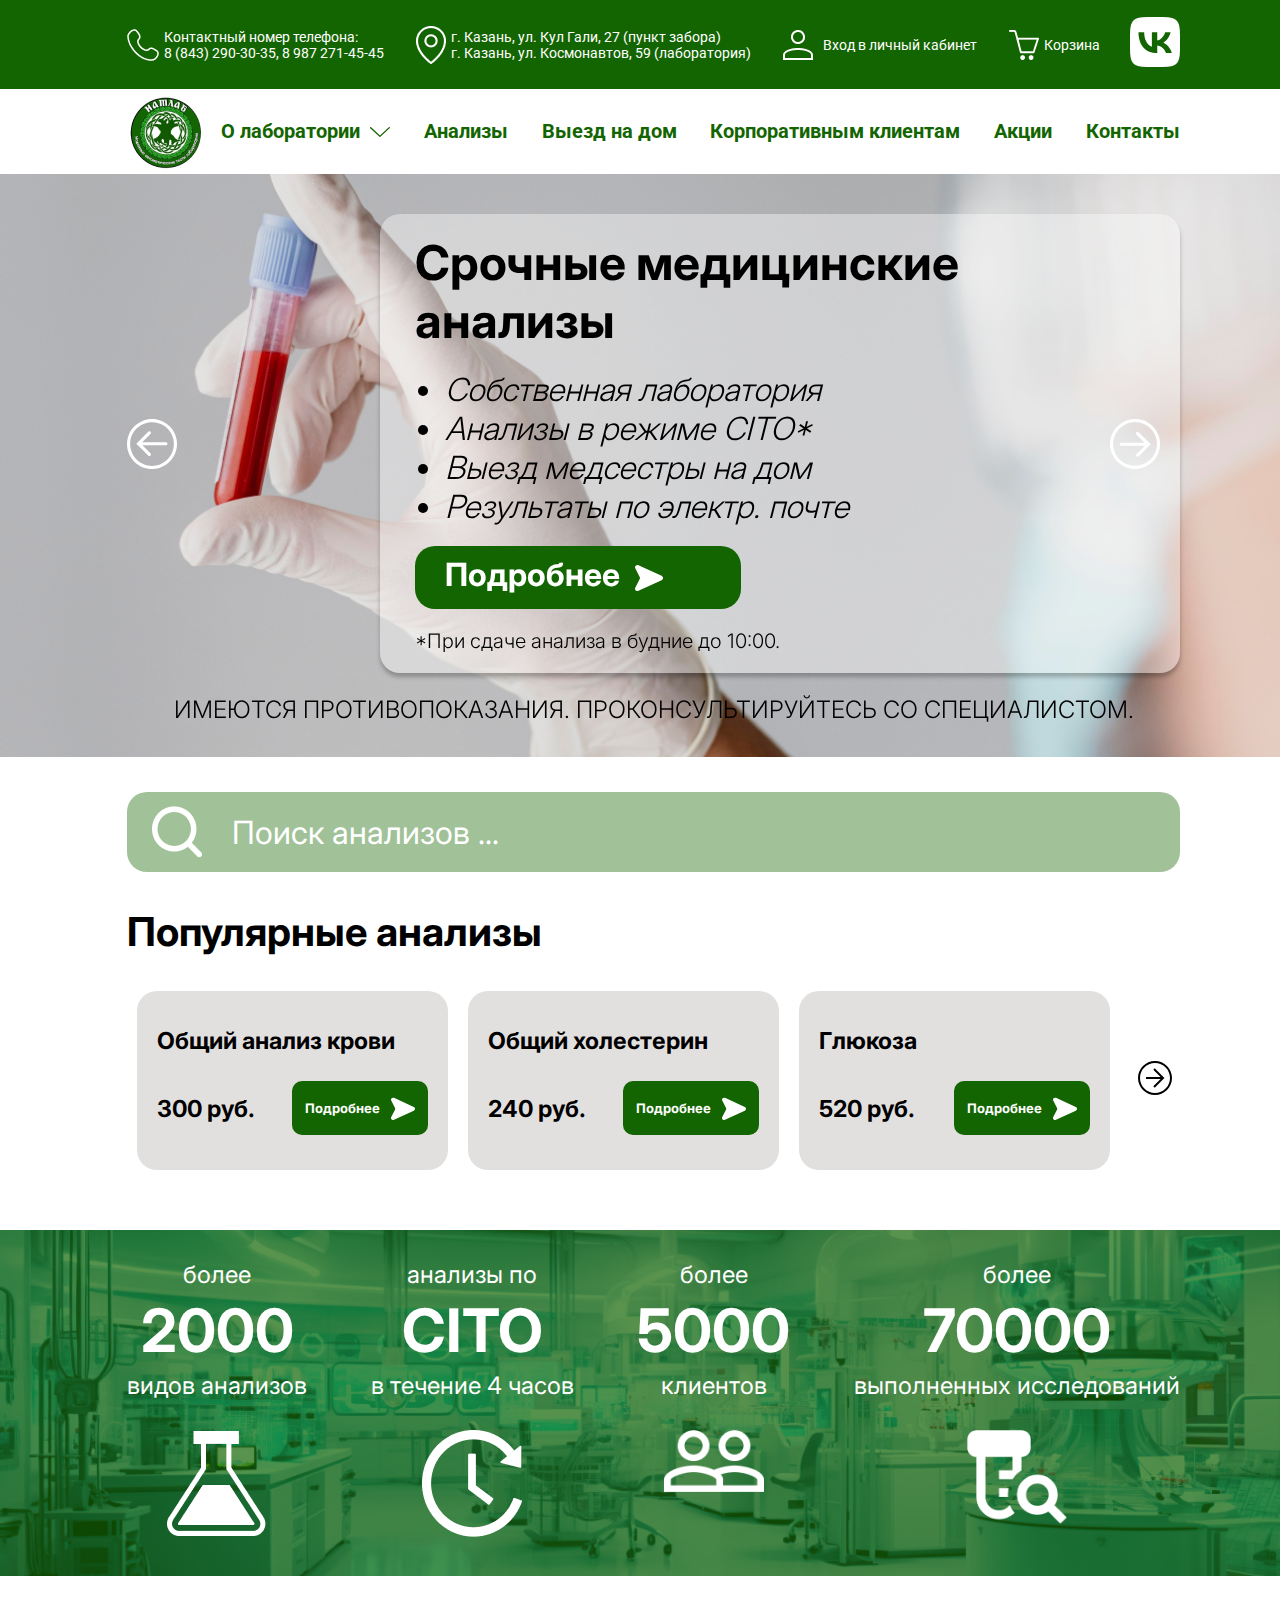
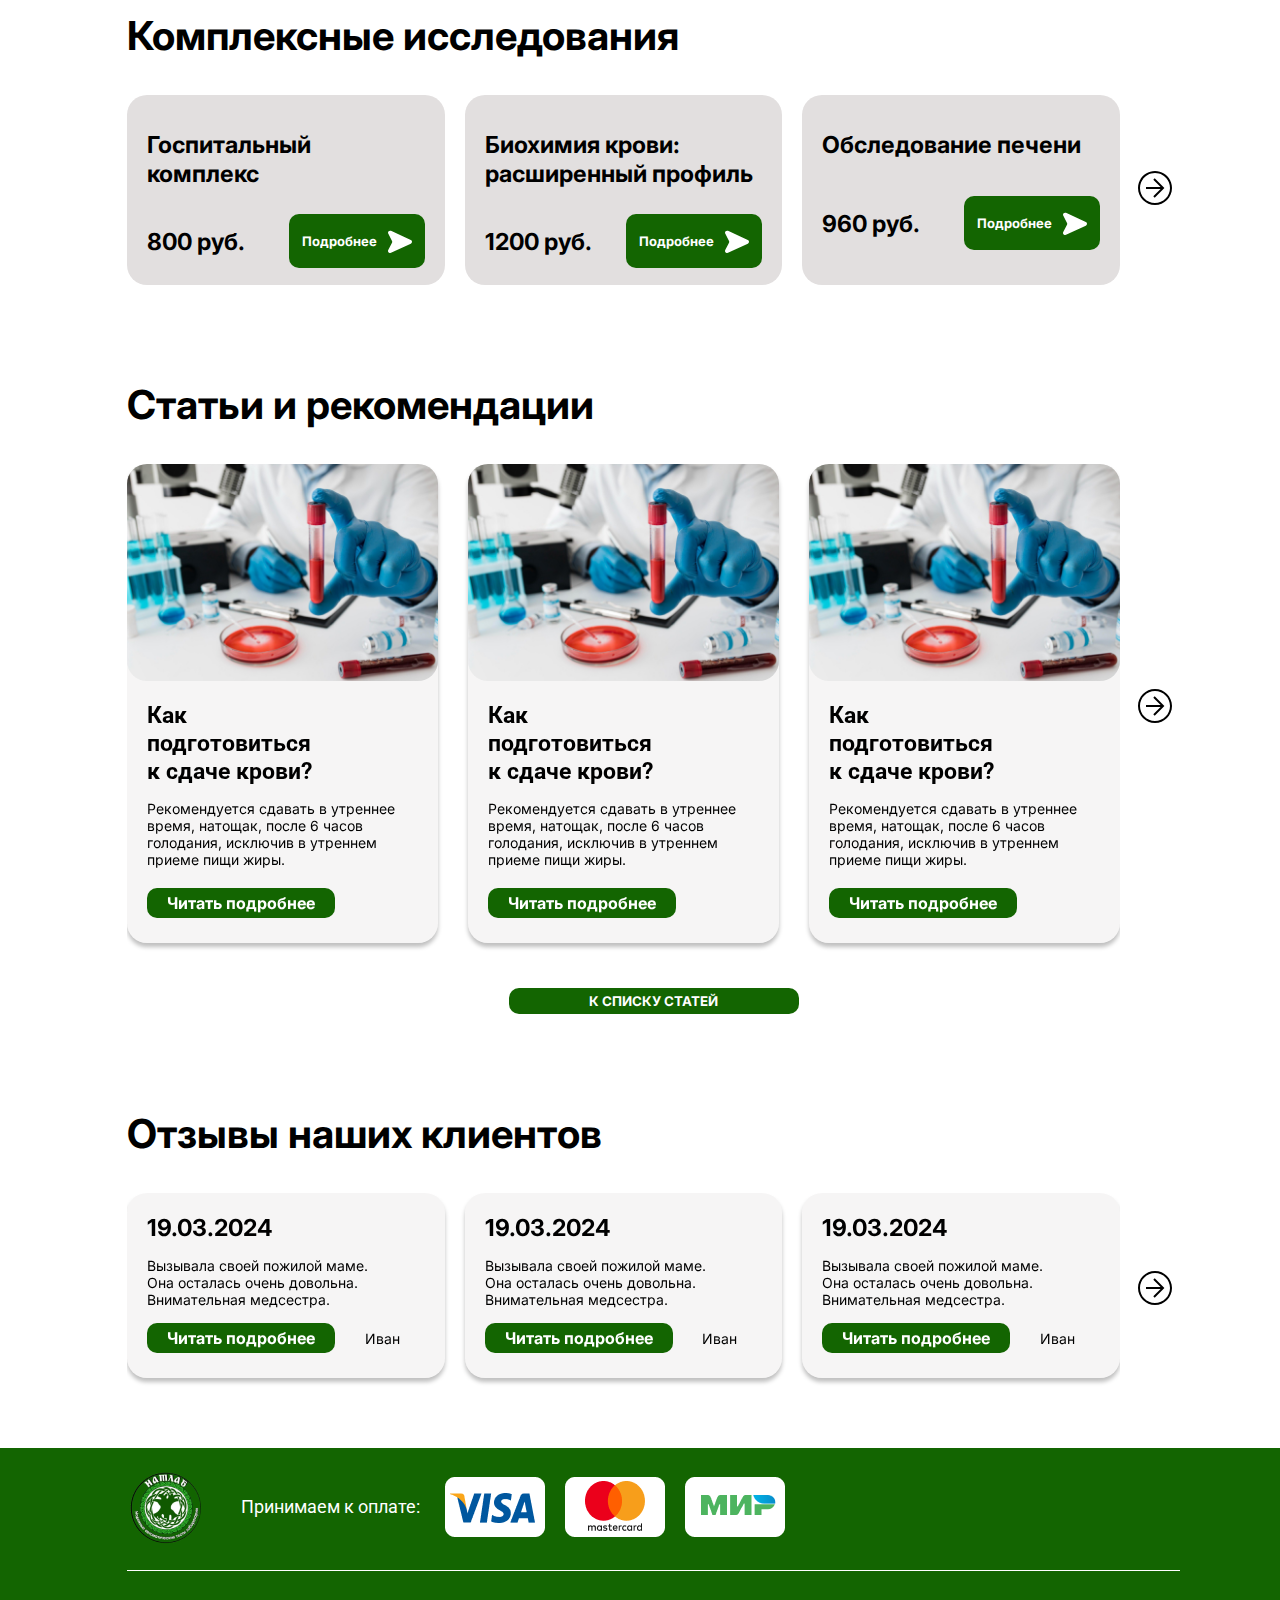
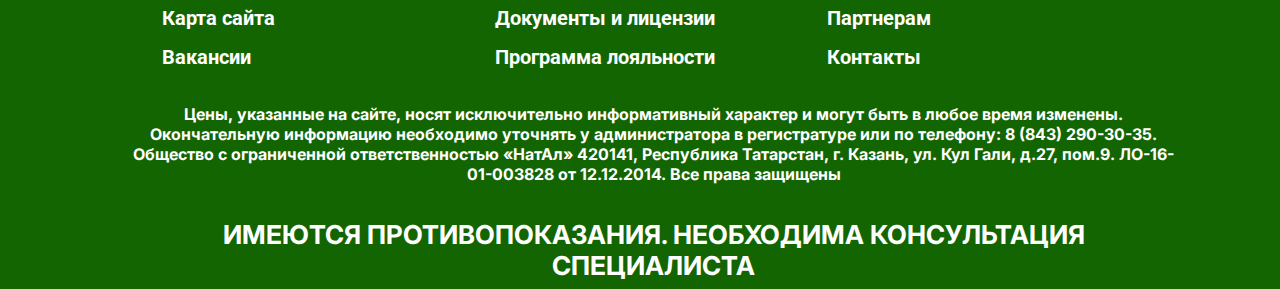
<file: index.html>
<!DOCTYPE html>
<html lang="en">

<head>
    <meta charset="UTF-8">
    <meta name="viewport" content="width=device-width, initial-scale=1.0">
    <link rel="stylesheet" href="https://cdn.jsdelivr.net/npm/swiper@10/swiper-bundle.min.css" />
    <script src="https://cdn.jsdelivr.net/npm/swiper@10/swiper-bundle.min.js"></script>
    <link rel="stylesheet" href="style.css">
    <title>Document</title>
</head>

<body>

    <div class="head container">
        <img src="images/logo.png" class="logo">
        <div>
            <div>
                <img src="images/Telehone.png">
                <p>Контактный номер телефона: <br>
                    <a href>8 (843) 290-30-35</a>, <a href>8 987 271-45-45</a>
                </p>
            </div>
            <div>
                <img src="images/map.png">
                <p>г. Казань, ул. Кул Гали, 27 (пункт забора) <br>
                    <span> г. Казань, ул. Космонавтов, 59 (лаборатория)</span>
                </p>
            </div>
            <a href>
                <img src="images/Account.png">
                <p>Вход в личный кабинет</p>
            </a>
            <div>
                <img src="images/basket.png">
                <p>Корзина</p>
            </div>
        </div>
        <img src="images/Burger.svg" class="burger-btn">
        <a href>
            <img src="images/VK.png">
        </a>
    </div>

    <div class="call-nurse-box">
        <div class="call-nurse">
            <img src="images/car.svg">
            <span>Вызвать медсестру на дом</span>
        </div>
    </div>

    <header class="container">
        <img src="images/logo.png">
        <nav>
            <ul class="navbar">
                <li class="navbar-lab">
                    <a href="labarator.html" class="navbar-lab-plus">О лаборатории</a>
                    <ul class="mobileNavbarLab">
                        <li><a href="comments.html">Отзывы</a></li>
                        <li><a href>Оборудование</a></li>
                        <li><a href>Лицензии</a></li>
                        <li><a href>Вакансии</a></li>
                    </ul>
                </li>
                <li><a href="tests.html">Анализы</a></li>
                <li><a href="homevisit.html">Выезд на дом</a></li>
                <li><a href="corporate.html">Корпоративным клиентам</a></li>
                <li><a href="sales.html">Акции</a></li>
                <li><a href="contact.html">Контакты</a></li>
            </ul>
        </nav>
    </header>

    <section class="home-swiper">
        <div class="swiper swiper1">
            <div class="swiper-wrapper">
                <div class="swiper-slide home-swiper-slide">
                    <img src="images/back-view-doctor-holding-blood-sample1.png" class="home-slide-background">
                    <div class="container">
                        <div class="home-swiper-item">
                            <h2>Срочные медицинские <br> анализы </h2>
                            <ul>
                                <li>Собственная лаборатория</li>
                                <li>Анализы в режиме CITO*</li>
                                <li>Выезд медсестры на дом</li>
                                <li>Результаты по электр. почте</li>
                            </ul>
                            <button class="btn-green">
                                Подробнее
                            </button>
                            <span>*При сдаче анализа в будние до 10:00. </span>
                        </div>
                        <h2>ИМЕЮТСЯ ПРОТИВОПОКАЗАНИЯ. ПРОКОНСУЛЬТИРУЙТЕСЬ СО СПЕЦИАЛИСТОМ.</h2>
                    </div>
                </div>
                <div class="swiper-slide home-swiper-slide">
                    <img src="images/back-view-doctor-holding-blood-sample1.png" class="home-slide-background">
                    <div class="container">
                        <div class="home-swiper-item">
                            <h2>Срочные медицинские <br> анализы </h2>
                            <ul>
                                <li>Собственная лаборатория</li>
                                <li>Анализы в режиме CITO*</li>
                                <li>Выезд медсестры на дом</li>
                                <li>Результаты по электр. почте</li>
                            </ul>
                            <button class="btn-green">
                                Подробнее

                            </button>
                            <span>*При сдаче анализа в будние до 10:00. </span>
                        </div>
                        <h2>ИМЕЮТСЯ ПРОТИВОПОКАЗАНИЯ. ПРОКОНСУЛЬТИРУЙТЕСЬ СО СПЕЦИАЛИСТОМ.</h2>
                    </div>
                </div>
                <div class="swiper-slide home-swiper-slide">
                    <img src="images/back-view-doctor-holding-blood-sample1.png" class="home-slide-background">
                    <div class="container">
                        <div class="home-swiper-item">
                            <h2>Срочные медицинские <br> анализы </h2>
                            <ul>
                                <li>Собственная лаборатория</li>
                                <li>Анализы в режиме CITO*</li>
                                <li>Выезд медсестры на дом</li>
                                <li>Результаты по электр. почте</li>
                            </ul>
                            <button class="btn-green">
                                Подробнее
                            </button>
                            <span>*При сдаче анализа в будние до 10:00. </span>
                        </div>
                        <h2>ИМЕЮТСЯ ПРОТИВОПОКАЗАНИЯ. ПРОКОНСУЛЬТИРУЙТЕСЬ СО СПЕЦИАЛИСТОМ.</h2>
                    </div>
                </div>
                <div class="swiper-slide home-swiper-slide">
                    <img src="images/back-view-doctor-holding-blood-sample1.png" class="home-slide-background">
                    <div class="container">
                        <div class="home-swiper-item">
                            <h2>Срочные медицинские <br> анализы </h2>
                            <ul>
                                <li>Собственная лаборатория</li>
                                <li>Анализы в режиме CITO*</li>
                                <li>Выезд медсестры на дом</li>
                                <li>Результаты по электр. почте</li>
                            </ul>
                            <button class="btn-green">
                                Подробнее
                            </button>
                            <span>*При сдаче анализа в будние до 10:00. </span>
                        </div>
                        <h2>ИМЕЮТСЯ ПРОТИВОПОКАЗАНИЯ. ПРОКОНСУЛЬТИРУЙТЕСЬ СО СПЕЦИАЛИСТОМ.</h2>
                    </div>
                </div>
            </div>

            <div class="swiper-button-prev">
                <img src="images/home-swiper-prev.svg">
            </div>
            <div class="swiper-button-next">
                <img src="images/home-swiper-next.svg">
            </div>
        </div>
    </section>

    <section class="popular-tests container">
        <div class="search-test">
            <img src="images/Search.png">
            <input type="text" placeholder="Поиск анализов ...">
        </div>
        <h1>Популярные анализы</h1>
        <div class="for_test_swiper">
            <div class="swiper swiper2">
                <div class="swiper-wrapper swiper2-wrapper">
                    <div class="swiper-slide test-item">
                        <h3>Общий анализ крови</h3>
                        <div>
                            <h3>300 руб. </h3>
                            <button class="btn-green">
                                Подробнее
                            </button>
                        </div>
                    </div>
                    <div class="swiper-slide test-item">
                        <h3>Общий холестерин</h3>
                        <div>
                            <h3>240 руб. </h3>
                            <button class="btn-green">
                                Подробнее
                            </button>
                        </div>
                    </div>
                    <div class="swiper-slide test-item">
                        <h3>Глюкоза</h3>
                        <div>
                            <h3>520 руб. </h3>
                            <button class="btn-green">
                                Подробнее
                            </button>
                        </div>
                    </div>
                    <div class="swiper-slide test-item">
                        <h3>Общий анализ мочи</h3>
                        <div>
                            <h3>250 руб. </h3>
                            <button class="btn-green">
                                Подробнее
                            </button>
                        </div>
                    </div>
                    <div class="swiper-slide test-item">
                        <h3>Общий анализ мочи</h3>
                        <div>
                            <h3>250 руб. </h3>
                            <button class="btn-green">
                                Подробнее
                            </button>
                        </div>
                    </div>
                    <div class="swiper-slide test-item">
                        <h3>Общий холестерин</h3>
                        <div>
                            <h3>240 руб. </h3>
                            <button class="btn-green">
                                Подробнее
                            </button>
                        </div>
                    </div>
                    <div class="swiper-slide test-item">
                        <h3>Глюкоза</h3>
                        <div>
                            <h3>520 руб. </h3>
                            <button class="btn-green">
                                Подробнее
                            </button>
                        </div>
                    </div>
                    <div class="swiper-slide test-item">
                        <h3>Общий анализ крови</h3>
                        <div>
                            <h3>250 руб. </h3>
                            <button class="btn-green">
                                Подробнее
                            </button>
                        </div>
                    </div>
                </div>
            </div>
            <div class="test-swiper-button-next swiper-button-next1">
                <img src="images/test-sw-next.svg">
            </div>
        </div>
    </section>

    <div class="home-about container">
        <div class="home-about-item">
            <div>
                <span>более</span>
                <h3>2000</h3>
                <span>видов анализов</span>
                <h4>доступны для клиентов </h4>
            </div>
            <img class="DesktopAboutText" src="images/fontisto_laboratory.png" alt="">
            <img class="MobileAboutText" src="images/lab1.png" alt="">
        </div>
        <div class="home-about-item">
            <div>
                <span>анализы по</span>
                <h3>CITO </h3>
                <span>в течение 4 часов</span>
                <h5>выдаются результаты</h5>
            </div>
            <img src="images/Vector.png" alt="">

        </div>
        <div class="home-about-item">
            <div>
                <span>более</span>
                <h3>5000</h3>
                <span>клиентов</span>
                <h5>ежегодно доверяют своё здоровье нам</h5>
            </div>
            <img src="images/Vector (1).png" alt="">
        </div>
        <div class="home-about-item">
            <div>
                <span>более</span>
                <h3 class="DesktopAboutText">70000</h3>
                <h3 class="MobileAboutText">10000</h3>
                <span class="DesktopAboutText">выполненных исследований</span>
                <span class="MobileAboutText">исследований</span>
                <h5>ежегодно проводятся в лаборотории НАТЛАБ</h5>
            </div>
            <img class="DesktopAboutText" src="images/Vector (2).png" alt="">
            <img class="MobileAboutText" src="images/lab2.png" alt="">

        </div>
    </div>

    <section class="popular-tests complex-research container">
        <h1>Комплексные исследования </h1>
        <div class="for_test_swiper">
            <div class="swiper swiper3">
                <div class="swiper-wrapper swiper2-wrapper">
                    <div class="swiper-slide test-item">
                        <h3>Госпитальный комплекс</h3>
                        <div>
                            <h3>800 руб. </h3>
                            <button class="btn-green">
                                Подробнее
                            </button>
                        </div>
                    </div>
                    <div class="swiper-slide test-item">
                        <h3>Биохимия крови: <br> расширенный профиль</h3>
                        <div>
                            <h3>1200 руб. </h3>
                            <button class="btn-green">
                                Подробнее
                            </button>
                        </div>
                    </div>
                    <div class="swiper-slide test-item">
                        <h3>Обследование печени</h3>
                        <div>
                            <h3>960 руб. </h3>
                            <button class="btn-green">
                                Подробнее
                            </button>
                        </div>
                    </div>
                    <div class="swiper-slide test-item">
                        <h3>Госпитальный комплекс</h3>
                        <div>
                            <h3>800 руб. </h3>
                            <button class="btn-green">
                                Подробнее
                            </button>
                        </div>
                    </div>
                    <div class="swiper-slide test-item">
                        <h3>Биохимия крови: <br> расширенный профиль</h3>
                        <div>
                            <h3>1200 руб. </h3>
                            <button class="btn-green">
                                Подробнее
                            </button>
                        </div>
                    </div>
                    <div class="swiper-slide test-item">
                        <h3>Обследование печени</h3>
                        <div>
                            <h3>960 руб. </h3>
                            <button class="btn-green">
                                Подробнее
                            </button>
                        </div>
                    </div>
                </div>
            </div>
            <div class="test-swiper-button-next swiper-button-next2">
                <img src="images/test-sw-next.svg">
            </div>
        </div>
    </section>

    <section class="popular-tests container recommendations">
        <h1>Статьи и рекомендации</h1>
        <div class="for_test_swiper">
            <div class="swiper swiper4">
                <div class="swiper-wrapper swiper2-wrapper">
                    <div class="swiper-slide rec-item">
                        <img src="images/recitem.jpg">
                        <div class="rec-item-bottom">
                            <h3>Как подготовиться к
                                сдаче крови? </h3>
                            <span>Рекомендуется сдавать в утреннее время, натощак, после 6 часов голодания, исключив в
                                утреннем приеме пищи жиры. </span>
                            <button class="recommendations-btn-grn recommendations-item-btn-grn">Читать
                                подробнее</button>
                        </div>
                    </div>
                    <div class="swiper-slide rec-item">
                        <img src="images/recitem.jpg">
                        <div class="rec-item-bottom">
                            <h3>Как подготовиться к
                                сдаче крови? </h3>
                            <span>Рекомендуется сдавать в утреннее время, натощак, после 6 часов голодания, исключив в
                                утреннем приеме пищи жиры. </span>
                            <button class="recommendations-btn-grn recommendations-item-btn-grn">Читать
                                подробнее</button>
                        </div>
                    </div>
                    <div class="swiper-slide rec-item">
                        <img src="images/recitem.jpg">
                        <div class="rec-item-bottom">
                            <h3>Как подготовиться к
                                сдаче крови? </h3>
                            <span>Рекомендуется сдавать в утреннее время, натощак, после 6 часов голодания, исключив в
                                утреннем приеме пищи жиры. </span>
                            <button class="recommendations-btn-grn recommendations-item-btn-grn">Читать
                                подробнее</button>
                        </div>
                    </div>
                    <div class="swiper-slide rec-item">
                        <img src="images/recitem.jpg">
                        <div class="rec-item-bottom">
                            <h3>Как подготовиться к
                                сдаче крови? </h3>
                            <span>Рекомендуется сдавать в утреннее время, натощак, после 6 часов голодания, исключив в
                                утреннем приеме пищи жиры. </span>
                            <button class="recommendations-btn-grn recommendations-item-btn-grn">Читать
                                подробнее</button>
                        </div>
                    </div>
                    <div class="swiper-slide rec-item">
                        <img src="images/recitem.jpg">
                        <div class="rec-item-bottom">
                            <h3>Как подготовиться к
                                сдаче крови? </h3>
                            <span>Рекомендуется сдавать в утреннее время, натощак, после 6 часов голодания, исключив в
                                утреннем приеме пищи жиры. </span>
                            <button class="recommendations-btn-grn recommendations-item-btn-grn">Читать
                                подробнее</button>
                        </div>
                    </div>
                    <div class="swiper-slide rec-item">
                        <img src="images/recitem.jpg">
                        <div class="rec-item-bottom">
                            <h3>Как подготовиться к
                                сдаче крови? </h3>
                            <span>Рекомендуется сдавать в утреннее время, натощак, после 6 часов голодания, исключив в
                                утреннем приеме пищи жиры. </span>
                            <button class="recommendations-btn-grn recommendations-item-btn-grn">Читать
                                подробнее</button>
                        </div>
                    </div>
                </div>
            </div>
            <div class="test-swiper-button-next swiper-button-next3">
                <img src="images/test-sw-next.svg">
            </div>
        </div>
        <button class="recommendations-btn-grn" style="text-transform: uppercase;">К списку статей</button>
    </section>

    <section class="popular-tests container recommendations">
        <h1>Отзывы наших клиентов</h1>
        <div class="for_test_swiper">
            <div class="swiper swiper5">
                <div class="swiper-wrapper swiper2-wrapper">
                    <div class="swiper-slide rec-item com-item">
                        <div class="rec-item-bottom home-comments">
                            <h3>19.03.2024</h3>
                            <span>Вызывала своей пожилой маме.
                                Она осталась очень довольна. Внимательная медсестра. </span>
                            <div>
                                <button class="recommendations-btn-grn recommendations-item-btn-grn">Читать
                                    подробнее</button>
                                <span>Иван</span>
                            </div>
                        </div>
                    </div>
                    <div class="swiper-slide rec-item com-item">
                        <div class="rec-item-bottom home-comments">
                            <h3>19.03.2024</h3>
                            <span>Вызывала своей пожилой маме.
                                Она осталась очень довольна. Внимательная медсестра. </span>
                            <div>
                                <button class="recommendations-btn-grn recommendations-item-btn-grn">Читать
                                    подробнее</button>
                                <span>Иван</span>
                            </div>
                        </div>
                    </div>
                    <div class="swiper-slide rec-item com-item">
                        <div class="rec-item-bottom home-comments">
                            <h3>19.03.2024</h3>
                            <span>Вызывала своей пожилой маме.
                                Она осталась очень довольна. Внимательная медсестра. </span>
                            <div>
                                <button class="recommendations-btn-grn recommendations-item-btn-grn">Читать
                                    подробнее</button>
                                <span>Иван</span>
                            </div>
                        </div>
                    </div>
                    <div class="swiper-slide rec-item com-item">
                        <div class="rec-item-bottom home-comments">
                            <h3>19.03.2024</h3>
                            <span>Вызывала своей пожилой маме.
                                Она осталась очень довольна. Внимательная медсестра. </span>
                            <div>
                                <button class="recommendations-btn-grn recommendations-item-btn-grn">Читать
                                    подробнее</button>
                                <span>Иван</span>
                            </div>
                        </div>
                    </div>
                    <div class="swiper-slide rec-item com-item">
                        <div class="rec-item-bottom home-comments">
                            <h3>19.03.2024</h3>
                            <span>Вызывала своей пожилой маме.
                                Она осталась очень довольна. Внимательная медсестра. </span>
                            <div>
                                <button class="recommendations-btn-grn recommendations-item-btn-grn">Читать
                                    подробнее</button>
                                <span>Иван</span>
                            </div>
                        </div>
                    </div>
                    <div class="swiper-slide rec-item com-item">
                        <div class="rec-item-bottom home-comments">
                            <h3>19.03.2024</h3>
                            <span>Вызывала своей пожилой маме.
                                Она осталась очень довольна. Внимательная медсестра. </span>
                            <div>
                                <button class="recommendations-btn-grn recommendations-item-btn-grn">Читать
                                    подробнее</button>
                                <span>Иван</span>
                            </div>
                        </div>
                    </div>
                </div>
            </div>
            <div class="test-swiper-button-next swiper-button-next4">
                <img src="images/test-sw-next.svg">
            </div>
        </div>
    </section>

    <footer class="container">
        <div class="footer-top">
            <img src="images/logo.png">
            <div class="footer-top-right">
                <span>Принимаем к оплате: </span>
                <div>
                    <img src="images/Visa.png">
                    <img src="images/MasterCard.png">
                    <img src="images/Mir.png">
                </div>
            </div>
        </div>
        <ul>
            <li><a href>Карта сайта</a></li>
            <li><a href>Документы и лицензии</a></li>
            <li><a href>Партнерам</a></li>
            <li><a href>Вакансии</a></li>
            <li><a href>Программа лояльности</a></li>
            <li><a href>Контакты</a></li>
        </ul>
        <h5>Цены, указанные на сайте, носят исключительно информативный характер и могут быть в любое время изменены.
            Окончательную информацию необходимо уточнять у администратора в регистратуре или по телефону: 8 (843)
            290-30-35. Общество с ограниченной ответственностью «НатАл» 420141, Республика Татарстан, г. Казань, ул. Кул
            Гали, д.27, пом.9. ЛО-16-01-003828 от 12.12.2014. Все права защищены</h5>
        <h2>ИМЕЮТСЯ ПРОТИВОПОКАЗАНИЯ. НЕОБХОДИМА КОНСУЛЬТАЦИЯ СПЕЦИАЛИСТА</h2>
    </footer>


    <!-- Swiper JS -->
    <script src="scripts/script.js"></script>
    <script src="scripts/burger.js"></script>
</body>

</html>
</file>
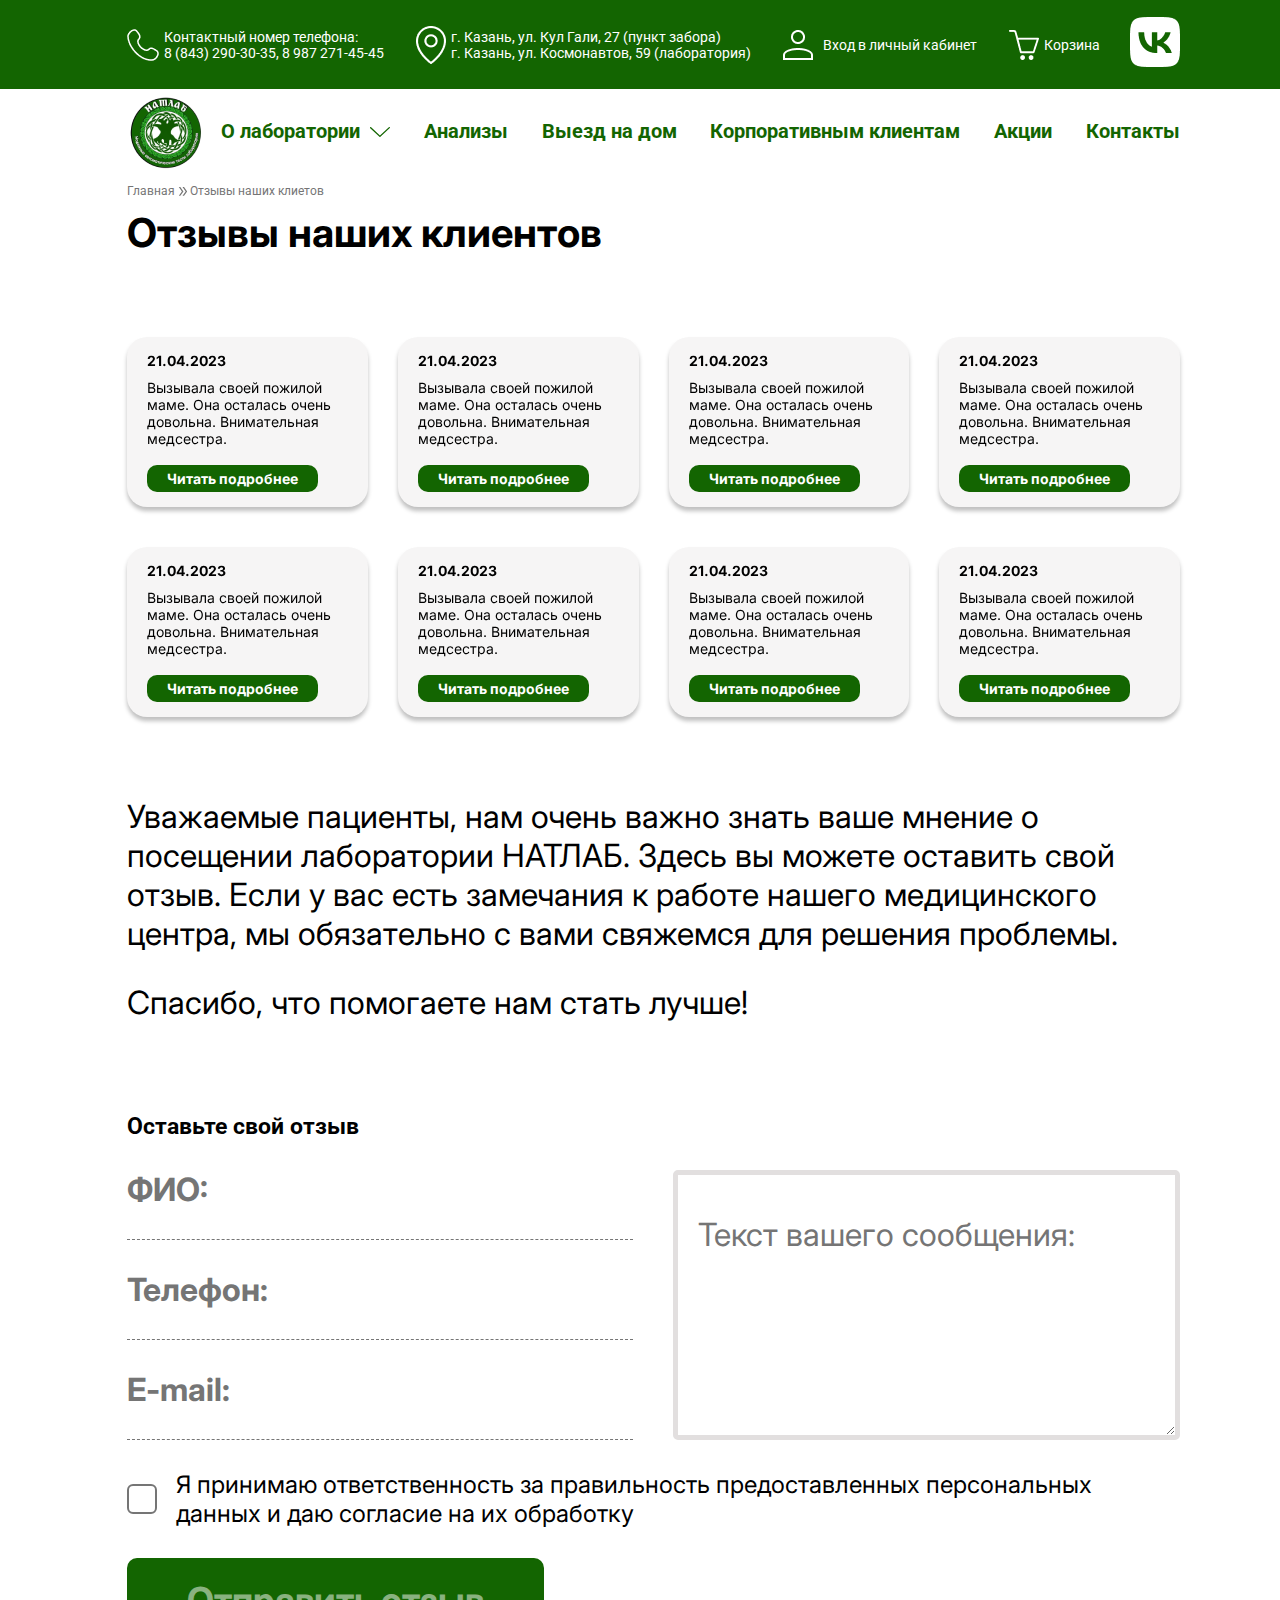
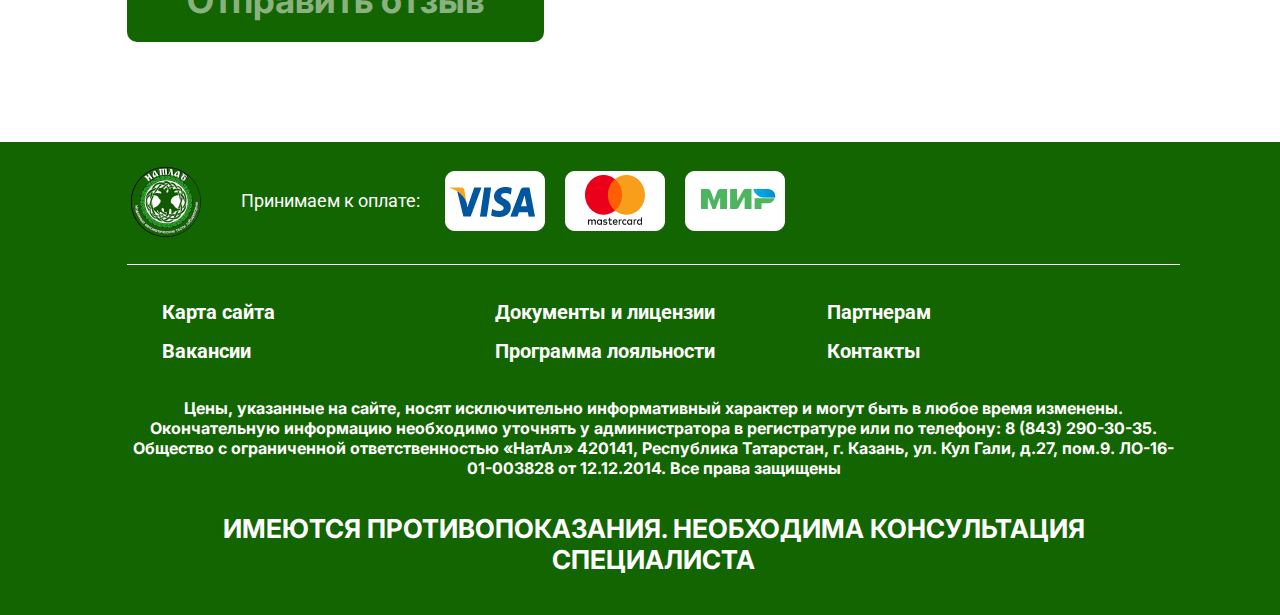
<file: comments.html>
<!DOCTYPE html>
<html lang="en">

<head>
    <meta charset="UTF-8">
    <meta name="viewport" content="width=device-width, initial-scale=1.0">
    <link rel="stylesheet" href="style.css">
    <title>Document</title>
</head>

<body>

    <div class="head container">
        <img src="images/logo.png" class="logo">
        <div>
            <div>
                <img src="images/Telehone.png">
                <p>Контактный номер телефона: <br>
                    <a href>8 (843) 290-30-35</a>, <a href>8 987 271-45-45</a>
                </p>
            </div>
            <div>
                <img src="images/map.png">
                <p>г. Казань, ул. Кул Гали, 27 (пункт забора) <br>
                    <span> г. Казань, ул. Космонавтов, 59 (лаборатория)</span>
                </p>
            </div>
            <a href>
                <img src="images/Account.png">
                <p>Вход в личный кабинет</p>
            </a>
            <div>
                <img src="images/basket.png">
                <p>Корзина</p>
            </div>
        </div>
        <img src="images/Burger.svg" class="burger-btn">
        <a href>
            <img src="images/VK.png">
        </a>
    </div>

    <header class="container">
        <img src="images/logo.png">
        <nav>
            <ul class="navbar">
                <li class="navbar-lab">
                    <a href="labarator.html" class="navbar-lab-plus">О лаборатории</a>
                    <ul class="mobileNavbarLab">
                        <li><a href="comments.html" class="navbar-link-active">Отзывы</a></li>
                        <li><a href>Оборудование</a></li>
                        <li><a href>Лицензии</a></li>
                        <li><a href>Вакансии</a></li>
                    </ul>
                </li>
                <li><a href="tests.html">Анализы</a></li>
                <li><a href="homevisit.html">Выезд на дом</a></li>
                <li><a href="corporate.html">Корпоративным клиентам</a></li>
                <li><a href="sales.html">Акции</a></li>
                <li><a href="contact.html">Контакты</a></li>
            </ul>
        </nav>
    </header>

    <div class="breadcrumb-row container">
        <ul>
            <li><a href="index.html">Главная</a></li>
            <li>Отзывы наших клиетов</li>
        </ul>
    </div>

    <div class="comments container">
        <h1>Отзывы наших клиентов</h1>
        <div class="comments-block">
            <div>
                <div class="comments-item">
                    <h2>21.04.2023</h2>
                    <p>Вызывала своей пожилой маме. Она осталась очень довольна. Внимательная медсестра. <br> <br>
                        Вызывала своей
                        пожилой маме. Она осталась очень довольна. Внимательная медсестра. Вызывала своей пожилой маме.
                        Она
                        осталась очень довольна. Внимательная медсестра. Вызывала своей пожилой маме. Она осталась очень
                        довольна. Внимательная медсестра. Вызывала своей пожилой маме. Она осталась очень довольна.
                        Внимательная медсестра. </p>
                    <button class="green-btn">Читать подробнее</button>
                </div>
                <div class="comments-item">
                    <h2>21.04.2023</h2>
                    <p>Вызывала своей пожилой маме. Она осталась очень довольна. Внимательная медсестра. <br> <br>
                        Вызывала своей
                        пожилой маме. Она осталась очень довольна. Внимательная медсестра. Вызывала своей пожилой маме.
                        Она
                        осталась очень довольна. Внимательная медсестра. Вызывала своей пожилой маме. Она осталась очень
                        довольна. Внимательная медсестра. Вызывала своей пожилой маме. Она осталась очень довольна.
                        Внимательная медсестра. </p>
                    <button class="green-btn">Читать подробнее</button>
                </div>
            </div>
            <div>
                <div class="comments-item">
                    <h2>21.04.2023</h2>
                    <p>Вызывала своей пожилой маме. Она осталась очень довольна. Внимательная медсестра. <br> <br>
                        Вызывала своей
                        пожилой маме. Она осталась очень довольна. Внимательная медсестра. Вызывала своей пожилой маме.
                        Она
                        осталась очень довольна. Внимательная медсестра. Вызывала своей пожилой маме. Она осталась очень
                        довольна. Внимательная медсестра. Вызывала своей пожилой маме. Она осталась очень довольна.
                        Внимательная медсестра. </p>
                    <button class="green-btn">Читать подробнее</button>
                </div>
                <div class="comments-item">
                    <h2>21.04.2023</h2>
                    <p>Вызывала своей пожилой маме. Она осталась очень довольна. Внимательная медсестра. <br> <br>
                        Вызывала своей
                        пожилой маме. Она осталась очень довольна. Внимательная медсестра. Вызывала своей пожилой маме.
                        Она
                        осталась очень довольна. Внимательная медсестра. Вызывала своей пожилой маме. Она осталась очень
                        довольна. Внимательная медсестра. Вызывала своей пожилой маме. Она осталась очень довольна.
                        Внимательная медсестра. </p>
                    <button class="green-btn">Читать подробнее</button>
                </div>
            </div>
            <div>
                <div class="comments-item">
                    <h2>21.04.2023</h2>
                    <p>Вызывала своей пожилой маме. Она осталась очень довольна. Внимательная медсестра. <br> <br> Вызывала
                        своей
                        пожилой маме. Она осталась очень довольна. Внимательная медсестра. Вызывала своей пожилой маме. Она
                        осталась очень довольна. Внимательная медсестра. Вызывала своей пожилой маме. Она осталась очень
                        довольна. Внимательная медсестра. Вызывала своей пожилой маме. Она осталась очень довольна.
                        Внимательная медсестра. </p>
                    <button class="green-btn">Читать подробнее</button>
                </div>
                <div class="comments-item">
                    <h2>21.04.2023</h2>
                    <p>Вызывала своей пожилой маме. Она осталась очень довольна. Внимательная медсестра. <br> <br> Вызывала
                        своей
                        пожилой маме. Она осталась очень довольна. Внимательная медсестра. Вызывала своей пожилой маме. Она
                        осталась очень довольна. Внимательная медсестра. Вызывала своей пожилой маме. Она осталась очень
                        довольна. Внимательная медсестра. Вызывала своей пожилой маме. Она осталась очень довольна.
                        Внимательная медсестра. </p>
                    <button class="green-btn">Читать подробнее</button>
                </div>
            </div>
            <div>
                <div class="comments-item">
                    <h2>21.04.2023</h2>
                    <p>Вызывала своей пожилой маме. Она осталась очень довольна. Внимательная медсестра. <br> <br> Вызывала
                        своей
                        пожилой маме. Она осталась очень довольна. Внимательная медсестра. Вызывала своей пожилой маме. Она
                        осталась очень довольна. Внимательная медсестра. Вызывала своей пожилой маме. Она осталась очень
                        довольна. Внимательная медсестра. Вызывала своей пожилой маме. Она осталась очень довольна.
                        Внимательная медсестра. </p>
                    <button class="green-btn">Читать подробнее</button>
                </div>
                <div class="comments-item">
                    <h2>21.04.2023</h2>
                    <p>Вызывала своей пожилой маме. Она осталась очень довольна. Внимательная медсестра. <br> <br> Вызывала
                        своей
                        пожилой маме. Она осталась очень довольна. Внимательная медсестра. Вызывала своей пожилой маме. Она
                        осталась очень довольна. Внимательная медсестра. Вызывала своей пожилой маме. Она осталась очень
                        довольна. Внимательная медсестра. Вызывала своей пожилой маме. Она осталась очень довольна.
                        Внимательная медсестра. </p>
                    <button class="green-btn">Читать подробнее</button>
                </div>
            </div>

        </div>
        <p>Уважаемые пациенты, нам очень важно знать ваше мнение о посещении лаборатории НАТЛАБ. Здесь вы можете
            оставить свой отзыв. Если у вас есть замечания к работе нашего медицинского центра, мы обязательно с вами
            свяжемся для решения проблемы. </p>
        <span>Спасибо, что помогаете нам стать лучше!</span>
    </div>

    <div class="send-comment container">
        <h3>Оставьте свой отзыв </h3>
        <div class="send-comment-block">
            <div>
                <input type="text" placeholder="ФИО:">
                <input type="text" placeholder="Телефон:">
                <input type="text" placeholder="E-mail: ">
            </div>
            <textarea name="" id="" placeholder="Текст вашего сообщения: "></textarea>
        </div>
        <div class="phone-bottom">
            <input type="checkbox" id="agreement">
            <label for="agreement">Я принимаю ответственность за правильность предоставленных персональных данных и даю
                согласие на их обработку</label>
        </div>
        <button class="green-btn">Отправить отзыв</button>
    </div>


    <footer class="container">
        <div class="footer-top">
            <img src="images/logo.png">
            <div class="footer-top-right">
                <span>Принимаем к оплате: </span>
                <div>
                    <img src="images/Visa.png">
                    <img src="images/MasterCard.png">
                    <img src="images/Mir.png">
                </div>
            </div>
        </div>
        <ul>
            <li><a href>Карта сайта</a></li>
            <li><a href>Документы и лицензии</a></li>
            <li><a href>Партнерам</a></li>
            <li><a href>Вакансии</a></li>
            <li><a href>Программа лояльности</a></li>
            <li><a href>Контакты</a></li>
        </ul>
        <h5>Цены, указанные на сайте, носят исключительно информативный характер и могут быть в любое время изменены.
            Окончательную информацию необходимо уточнять у администратора в регистратуре или по телефону: 8 (843)
            290-30-35. Общество с ограниченной ответственностью «НатАл» 420141, Республика Татарстан, г. Казань, ул. Кул
            Гали, д.27, пом.9. ЛО-16-01-003828 от 12.12.2014. Все права защищены</h5>
        <h2>ИМЕЮТСЯ ПРОТИВОПОКАЗАНИЯ. НЕОБХОДИМА КОНСУЛЬТАЦИЯ СПЕЦИАЛИСТА</h2>
    </footer>

    <script src="scripts/comments.js"></script>
    <script src="scripts/burger.js"></script>
</body>

</html>
</file>
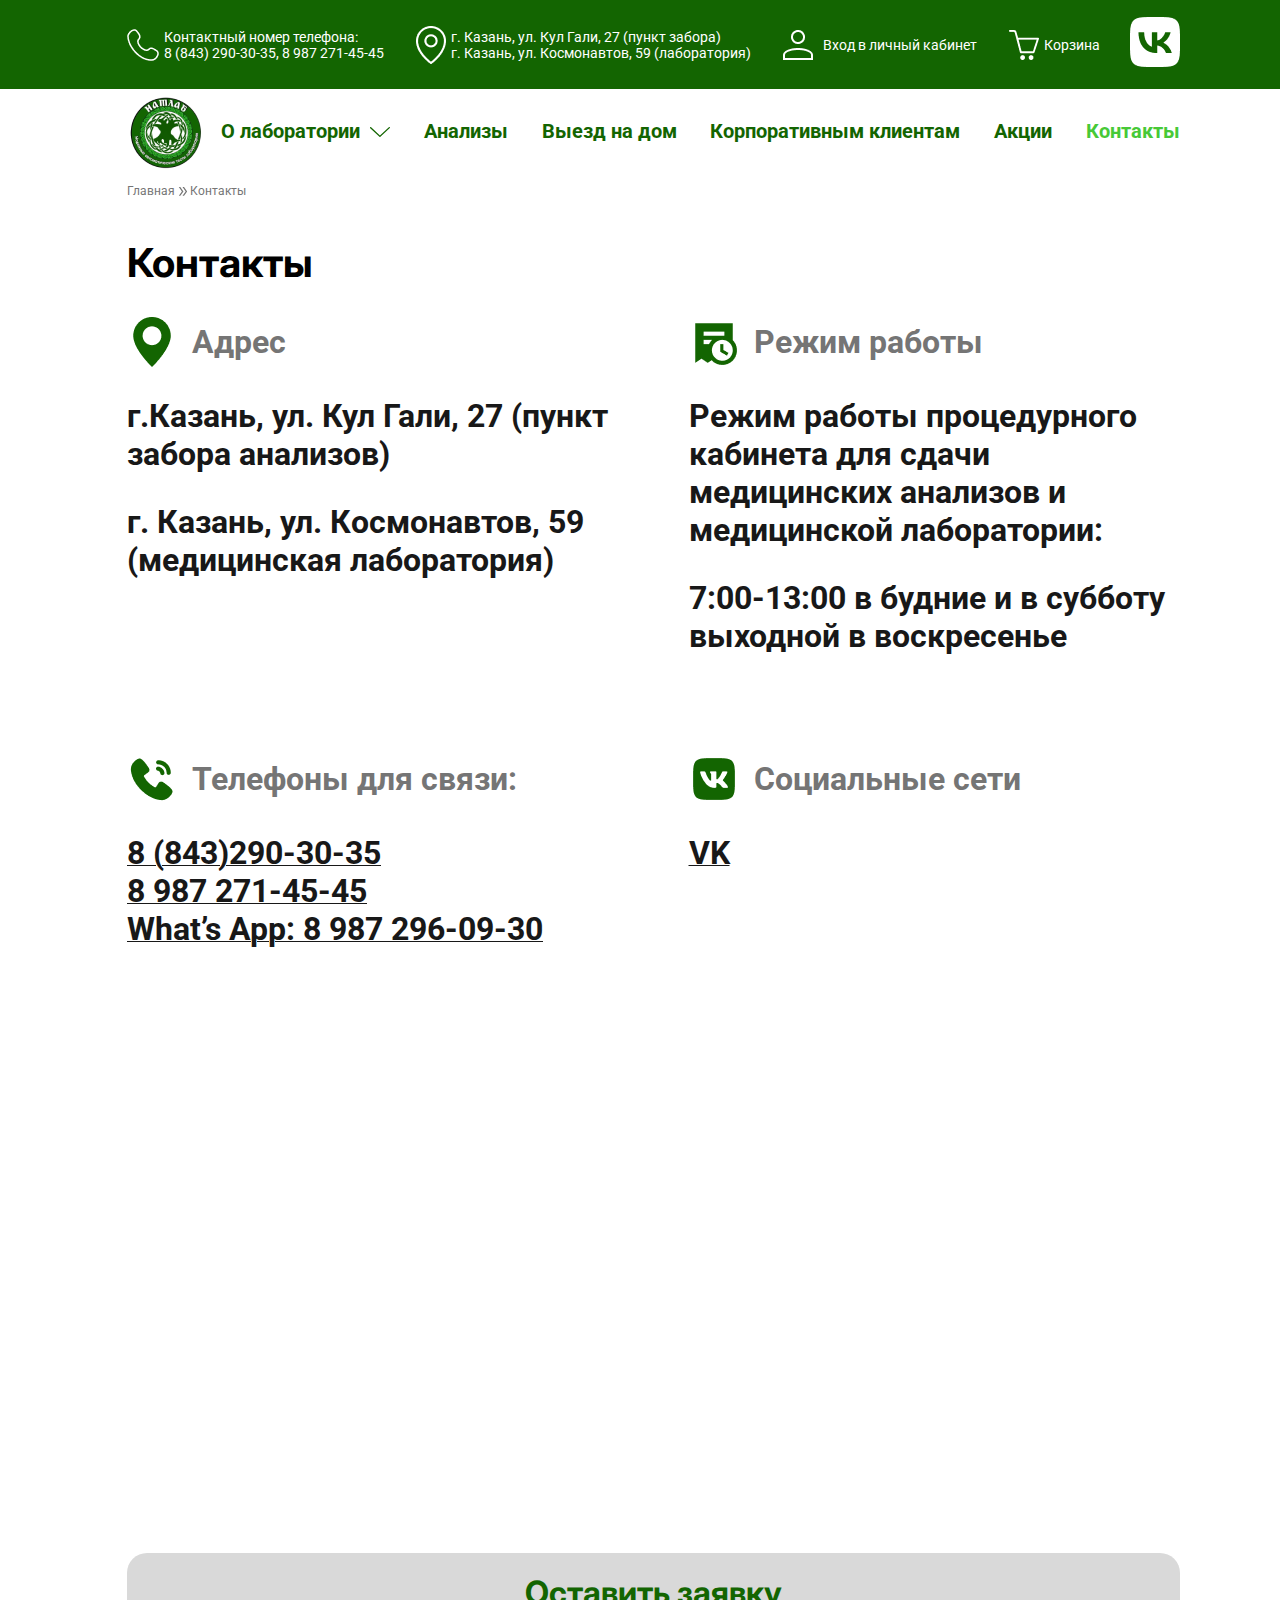
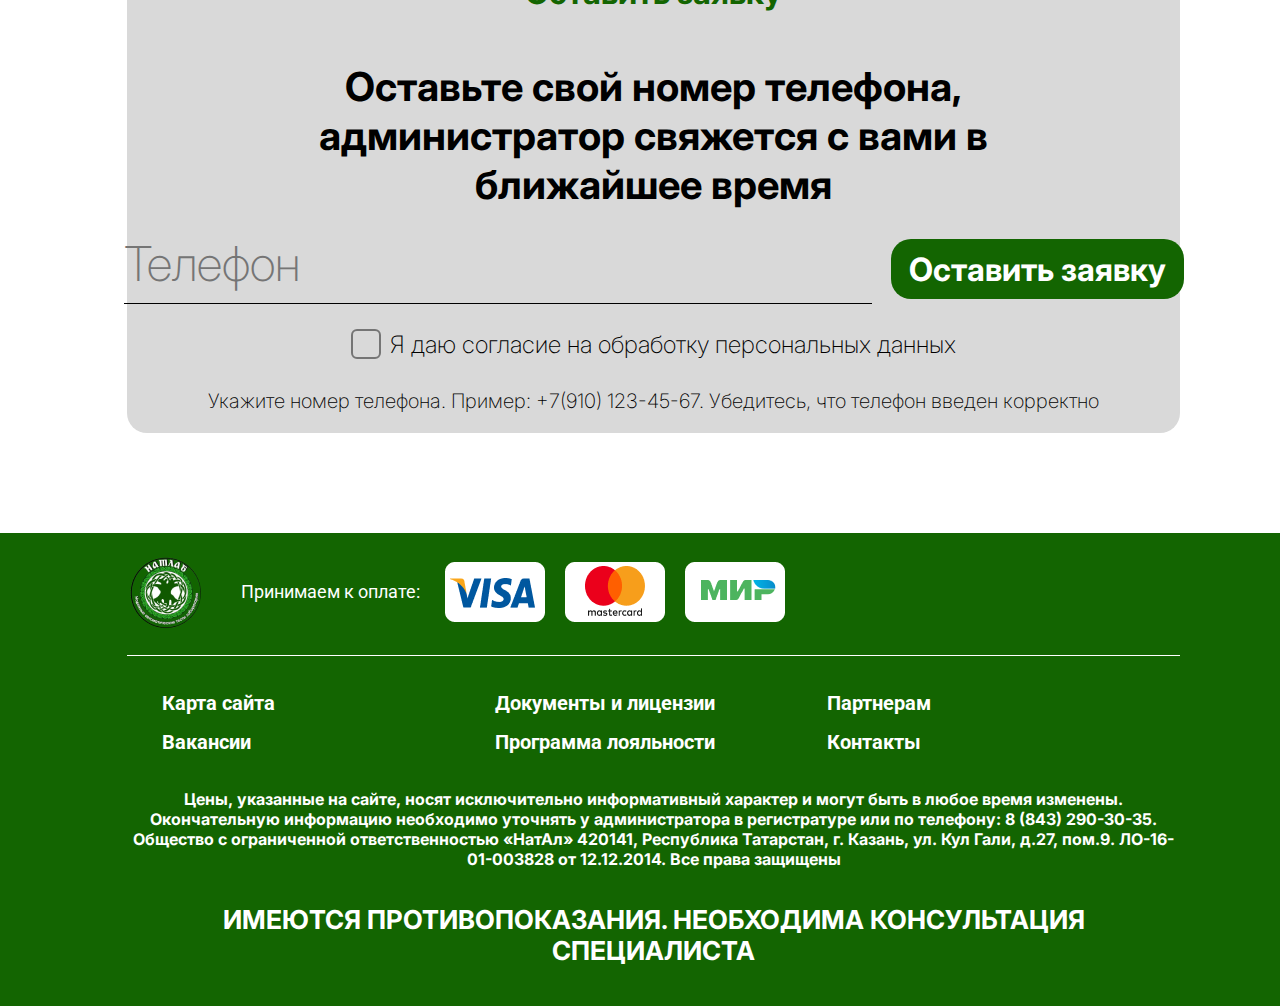
<file: contact.html>
<!DOCTYPE html>
<html lang="en">

<head>
    <meta charset="UTF-8">
    <meta name="viewport" content="width=device-width, initial-scale=1.0">
    <link rel="stylesheet" href="style.css">
    <title>Document</title>
</head>

<body>

    <div class="head container">
        <img src="images/logo.png" class="logo">
        <div>
            <div>
                <img src="images/Telehone.png">
                <p>Контактный номер телефона: <br>
                    <a href>8 (843) 290-30-35</a>, <a href>8 987 271-45-45</a>
                </p>
            </div>
            <div>
                <img src="images/map.png">
                <p>г. Казань, ул. Кул Гали, 27 (пункт забора) <br>
                    <span> г. Казань, ул. Космонавтов, 59 (лаборатория)</span>
                </p>
            </div>
            <a href>
                <img src="images/Account.png">
                <p>Вход в личный кабинет</p>
            </a>
            <div>
                <img src="images/basket.png">
                <p>Корзина</p>
            </div>
        </div>
        <img src="images/Burger.svg" class="burger-btn">
        <a href>
            <img src="images/VK.png">
        </a>
    </div>

    <header class="container">
        <img src="images/logo.png">
        <nav>
            <ul class="navbar">
                <li class="navbar-lab">
                    <a href="labarator.html" class="navbar-lab-plus">О лаборатории</a>
                    <ul class="mobileNavbarLab">
                        <li><a href="comments.html">Отзывы</a></li>
                        <li><a href>Оборудование</a></li>
                        <li><a href>Лицензии</a></li>
                        <li><a href>Вакансии</a></li>
                    </ul>
                </li>
                <li><a href="tests.html">Анализы</a></li>
                <li><a href="homevisit.html">Выезд на дом</a></li>
                <li><a href="corporate.html">Корпоративным клиентам</a></li>
                <li><a href="sales.html">Акции</a></li>
                <li><a href="contact.html" class="navbar-link-active">Контакты</a></li>
            </ul>
        </nav>
    </header>

    <div class="breadcrumb-row container">
        <ul>
            <li><a href="index.html">Главная</a></li>
            <li>Контакты</li>
        </ul>
    </div>


    <div class="contact container">
        <h1>Контакты</h1>
        <div class="contact-content">
            <div class="contact-block">
                <div class="contact-item">
                    <div class="contact-item-hrefs">
                        <img src="images/bi_geo-alt-fill.png">
                        <h2>Адрес</h2>
                    </div>
                    <a href>г.Казань, ул. Кул Гали, 27 (пункт забора анализов) </a>
                    <a href>г. Казань, ул. Космонавтов, 59 (медицинская лаборатория)</a>
                </div>
                <div class="contact-item">
                    <div class="contact-item-hrefs">
                        <img src="images/mdi_invoice-text-scheduled.png">
                        <h2>Режим работы</h2>
                    </div>
                    <h3>Режим работы процедурного кабинета для сдачи медицинских анализов и медицинской лаборатории:
                    </h3>
                    <h3>7:00-13:00 в будние и в субботу
                        выходной в воскресенье</h3>
                </div>
            </div>
            <div class="contact-block">
                <div class="contact-item contact-item-phone">
                    <div class="contact-item-hrefs">
                        <img src="images/mingcute_phone-call-fill.png">
                        <h2>Телефоны для связи:</h2>
                    </div>
                    <a href>8 (843)290-30-35</a>
                    <a href>8 987 271-45-45</a>
                    <a href>What’s App: 8 987 296-09-30</a>
                </div>
                <div class="contact-item contact-item-vk">
                    <div class="contact-item-hrefs">
                        <img src="images/uil_vk.png">
                        <h2>Социальные сети</h2>
                    </div>
                    <a href>VK</a>
                </div>
            </div>
        </div>
    </div>

    <!-- <div class="contact-map" id="map"></div> -->
    <iframe class="contact-map" src="https://yandex.ru/map-widget/v1/?ll=49.244853,55.751173&z=16&l=map&pt=49.244853,55.751173,comma" frameborder="0"></iframe>


    <div class="phone-block container">
        <div class="phone">
            <div class="phone-top">
                <h2>Оставить заявку</h2>
                <h1>Оставьте свой номер телефона, администратор свяжется с вами в ближайшее время</h1>
            </div>
            <div class="phone-input">
                <input type="text" placeholder="Телефон">
                <button>Оставить заявку</button>
            </div>
            <div class="phone-bottom">
                <input type="checkbox" id="agreement">
                <label for="agreement">Я даю согласие на обработку персональных данных</label>

            </div>
            <span>Укажите номер телефона. Пример: +7(910) 123-45-67. Убедитесь, что телефон введен корректно</span>
        </div>
    </div>


    <footer class="container">
        <div class="footer-top">
            <img src="images/logo.png">
            <div class="footer-top-right">
                <span>Принимаем к оплате: </span>
                <div>
                    <img src="images/Visa.png">
                    <img src="images/MasterCard.png">
                    <img src="images/Mir.png">
                </div>
            </div>
        </div>
        <ul>
            <li><a href>Карта сайта</a></li>
            <li><a href>Документы и лицензии</a></li>
            <li><a href>Партнерам</a></li>
            <li><a href>Вакансии</a></li>
            <li><a href>Программа лояльности</a></li>
            <li><a href>Контакты</a></li>
        </ul>
        <h5>Цены, указанные на сайте, носят исключительно информативный характер и могут быть в любое время изменены.
            Окончательную информацию необходимо уточнять у администратора в регистратуре или по телефону: 8 (843)
            290-30-35. Общество с ограниченной ответственностью «НатАл» 420141, Республика Татарстан, г. Казань, ул. Кул
            Гали, д.27, пом.9. ЛО-16-01-003828 от 12.12.2014. Все права защищены</h5>
        <h2>ИМЕЮТСЯ ПРОТИВОПОКАЗАНИЯ. НЕОБХОДИМА КОНСУЛЬТАЦИЯ СПЕЦИАЛИСТА</h2>
    </footer>

    <script src="scripts/burger.js"></script>
    <!-- <script src="scripts/contact.js"></script> -->
</body>

</html>
</file>
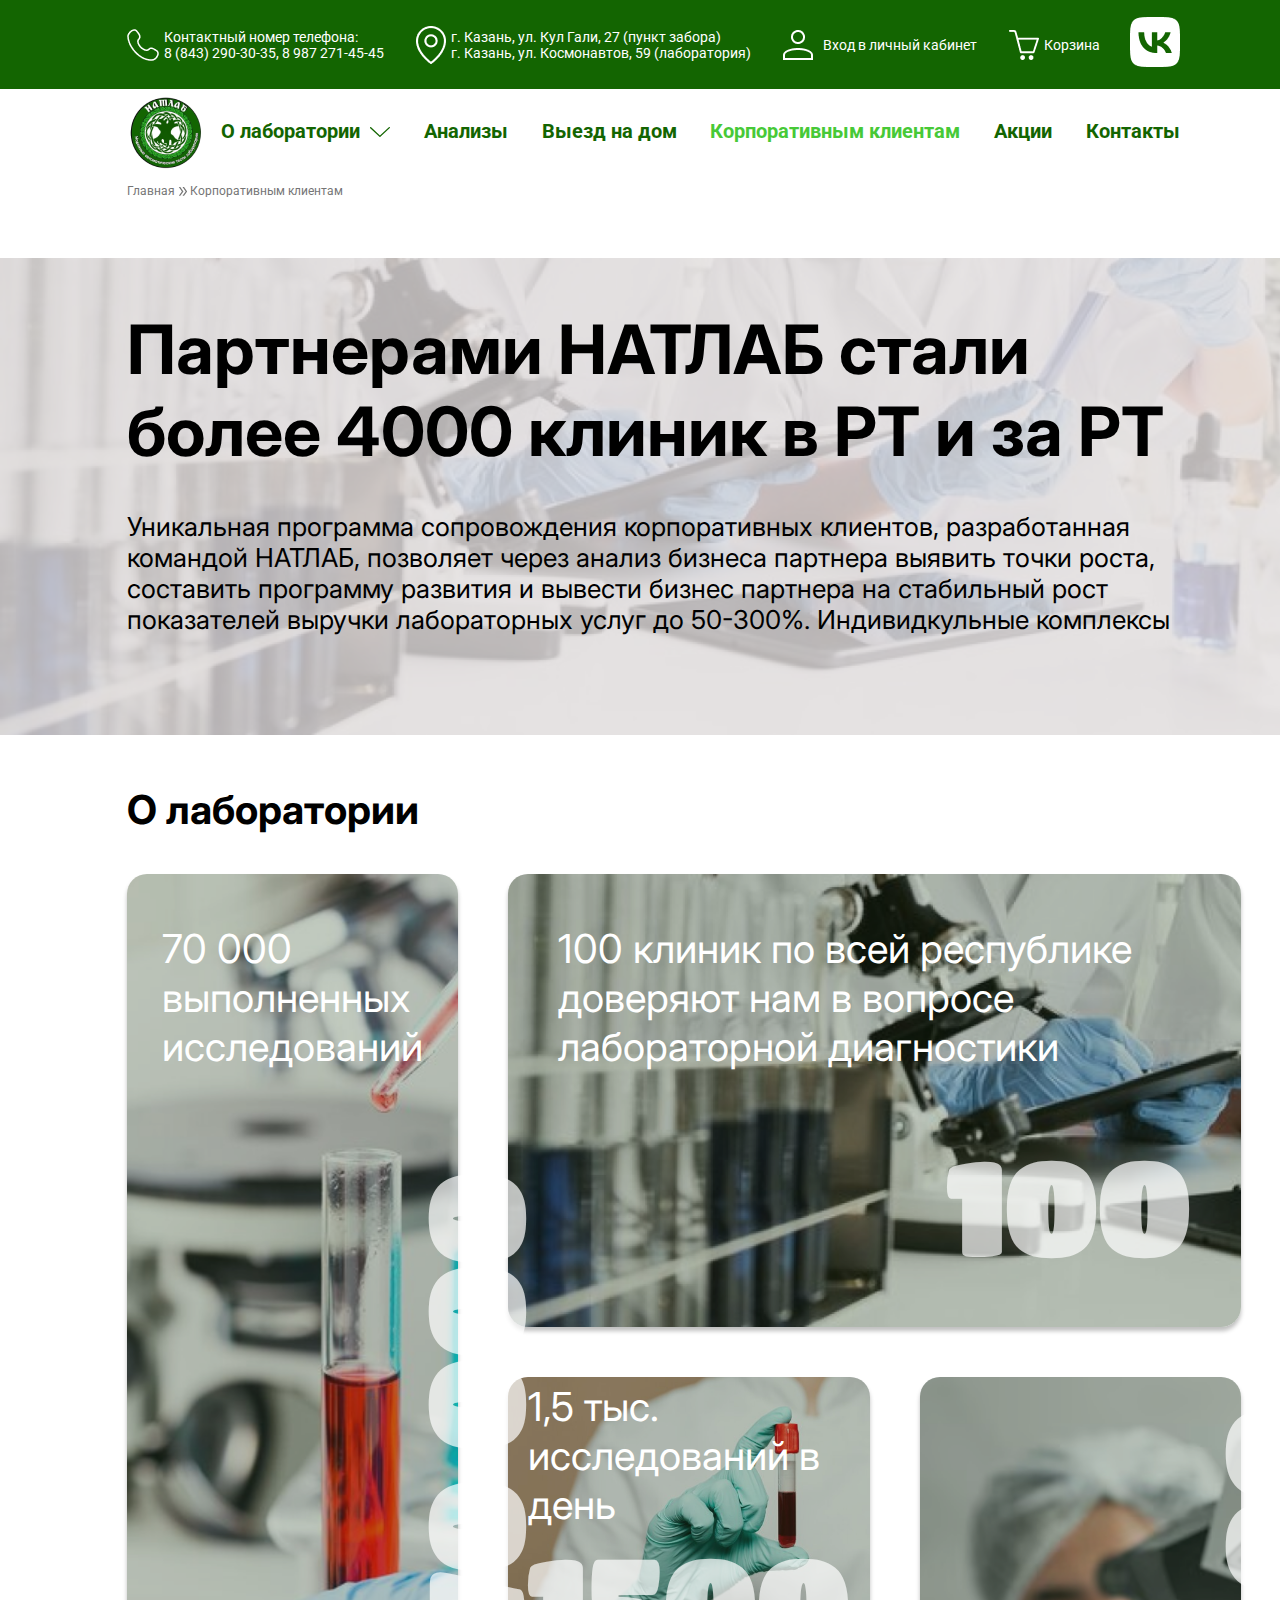
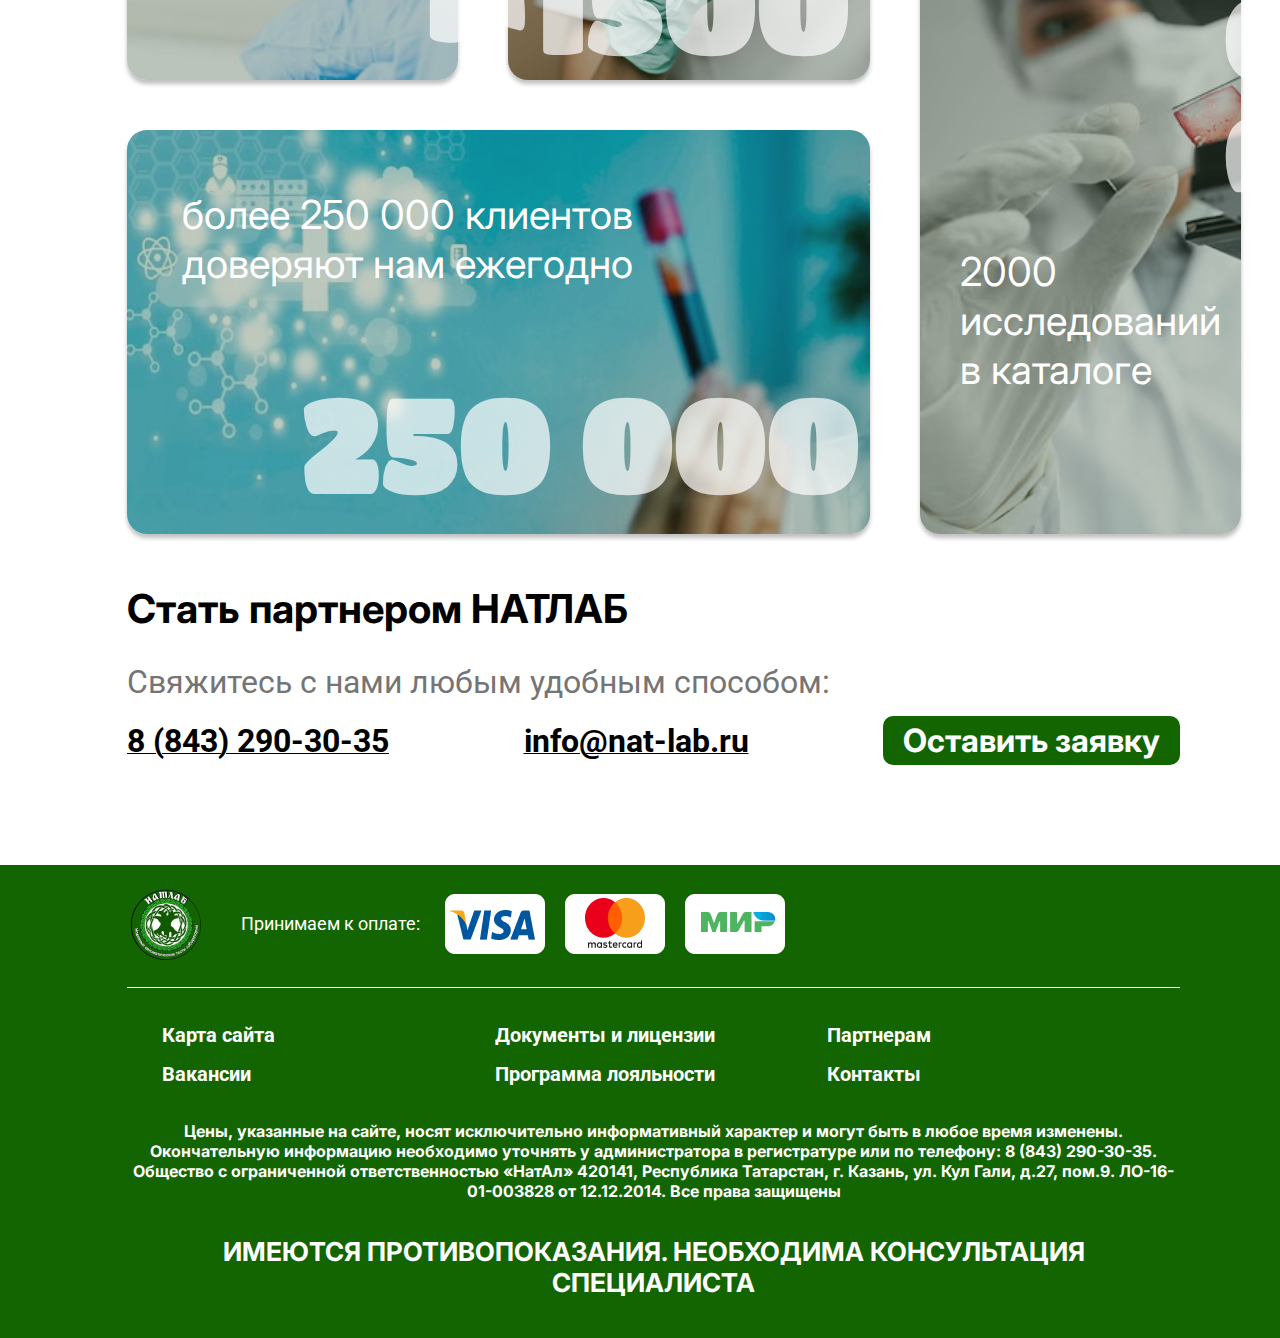
<file: corporate.html>
<!DOCTYPE html>
<html lang="en">

<head>
    <meta charset="UTF-8">
    <meta name="viewport" content="width=device-width, initial-scale=1.0">
    <link rel="stylesheet" href="style.css">
    <title>Document</title>
</head>

<body>

    <div class="head container">
        <img src="images/logo.png" class="logo">
        <div>
            <div>
                <img src="images/Telehone.png">
                <p>Контактный номер телефона: <br>
                    <a href>8 (843) 290-30-35</a>, <a href>8 987 271-45-45</a>
                </p>
            </div>
            <div>
                <img src="images/map.png">
                <p>г. Казань, ул. Кул Гали, 27 (пункт забора) <br>
                    <span> г. Казань, ул. Космонавтов, 59 (лаборатория)</span>
                </p>
            </div>
            <a href>
                <img src="images/Account.png">
                <p>Вход в личный кабинет</p>
            </a>
            <div>
                <img src="images/basket.png">
                <p>Корзина</p>
            </div>
        </div>
        <img src="images/Burger.svg" class="burger-btn">
        <a href>
            <img src="images/VK.png">
        </a>
    </div>

    <header class="container">
        <img src="images/logo.png">
        <nav>
            <ul class="navbar">
                <li class="navbar-lab">
                    <a href="labarator.html" class="navbar-lab-plus">О лаборатории</a>
                    <ul class="mobileNavbarLab">
                        <li><a href="comments.html">Отзывы</a></li>
                        <li><a href>Оборудование</a></li>
                        <li><a href>Лицензии</a></li>
                        <li><a href>Вакансии</a></li>
                    </ul>
                </li>
                <li><a href="tests.html">Анализы</a></li>
                <li><a href="homevisit.html">Выезд на дом</a></li>
                <li><a href="corporate.html" class="navbar-link-active">Корпоративным клиентам</a></li>
                <li><a href="sales.html">Акции</a></li>
                <li><a href="contact.html" >Контакты</a></li>
            </ul>
        </nav>
    </header>


    <div class="breadcrumb-row container">
        <ul>
            <li><a href="index.html">Главная</a></li>
            <li>Корпоративным клиентам </li>
        </ul>
    </div>


    <div class="about-test corporate-test">
        <div class="container">
            <h1>Партнерами НАТЛАБ стали более 4000 клиник в РТ и за РТ</h1>
            <span>Уникальная программа сопровождения корпоративных клиентов, разработанная командой НАТЛАБ, позволяет через анализ бизнеса партнера выявить точки роста, составить программу развития и вывести бизнес партнера на стабильный рост показателей выручки лабораторных услуг до 50-300%. Индивидкульные комплексы</span>
        </div>
    </div>

    <div class="corporate-labarator container">
        <h1>О лаборатории</h1>
        <div class="cor-lab-block">
            <div class="cor-lab-item cor-lab-item1">
                <span>70 000 выполненных исследований </span>
                <h2>70 000</h2>
            </div>
            <div class="cor-lab-item cor-lab-item2">
                <span>100 клиник по всей республике доверяют нам в вопросе лабораторной диагностики </span>
                <h2>100</h2>
            </div>
            <div class="cor-lab-item cor-lab-item3">
                <span>1,5 тыс. исследований в день </span>
                <h2>1500</h2>
            </div>
            <div class="cor-lab-item cor-lab-item4">
                <span>2000 исследований в каталоге </span>
                <h2>2 000</h2>
            </div>
            <div class="cor-lab-item cor-lab-item5">
                <span>более 250 000 клиентов доверяют нам ежегодно </span>
                <h2>250 000</h2>
            </div>
        </div>
    </div>

    <div class="become-partner container">
        <h1>Стать партнером НАТЛАБ</h1>
        <span>Свяжитесь с нами любым удобным способом:</span>
        <div>
            <a href>8 (843) 290-30-35</a>
            <a href>info@nat-lab.ru</a>
            <button class="green-btn">Оставить заявку</button>
        </div>
    </div>

    <footer class="container">
        <div class="footer-top">
            <img src="images/logo.png">
            <div class="footer-top-right">
                <span>Принимаем к оплате: </span>
                <div>
                    <img src="images/Visa.png">
                    <img src="images/MasterCard.png">
                    <img src="images/Mir.png">
                </div>
            </div>
        </div>
        <ul>
            <li><a href>Карта сайта</a></li>
            <li><a href>Документы и лицензии</a></li>
            <li><a href>Партнерам</a></li>
            <li><a href>Вакансии</a></li>
            <li><a href>Программа лояльности</a></li>
            <li><a href>Контакты</a></li>
        </ul>
        <h5>Цены, указанные на сайте, носят исключительно информативный характер и могут быть в любое время изменены.
            Окончательную информацию необходимо уточнять у администратора в регистратуре или по телефону: 8 (843)
            290-30-35. Общество с ограниченной ответственностью «НатАл» 420141, Республика Татарстан, г. Казань, ул. Кул
            Гали, д.27, пом.9. ЛО-16-01-003828 от 12.12.2014. Все права защищены</h5>
        <h2>ИМЕЮТСЯ ПРОТИВОПОКАЗАНИЯ. НЕОБХОДИМА КОНСУЛЬТАЦИЯ СПЕЦИАЛИСТА</h2>
    </footer>

    <script src="scripts/burger.js"></script>
</body>

</html>
</file>
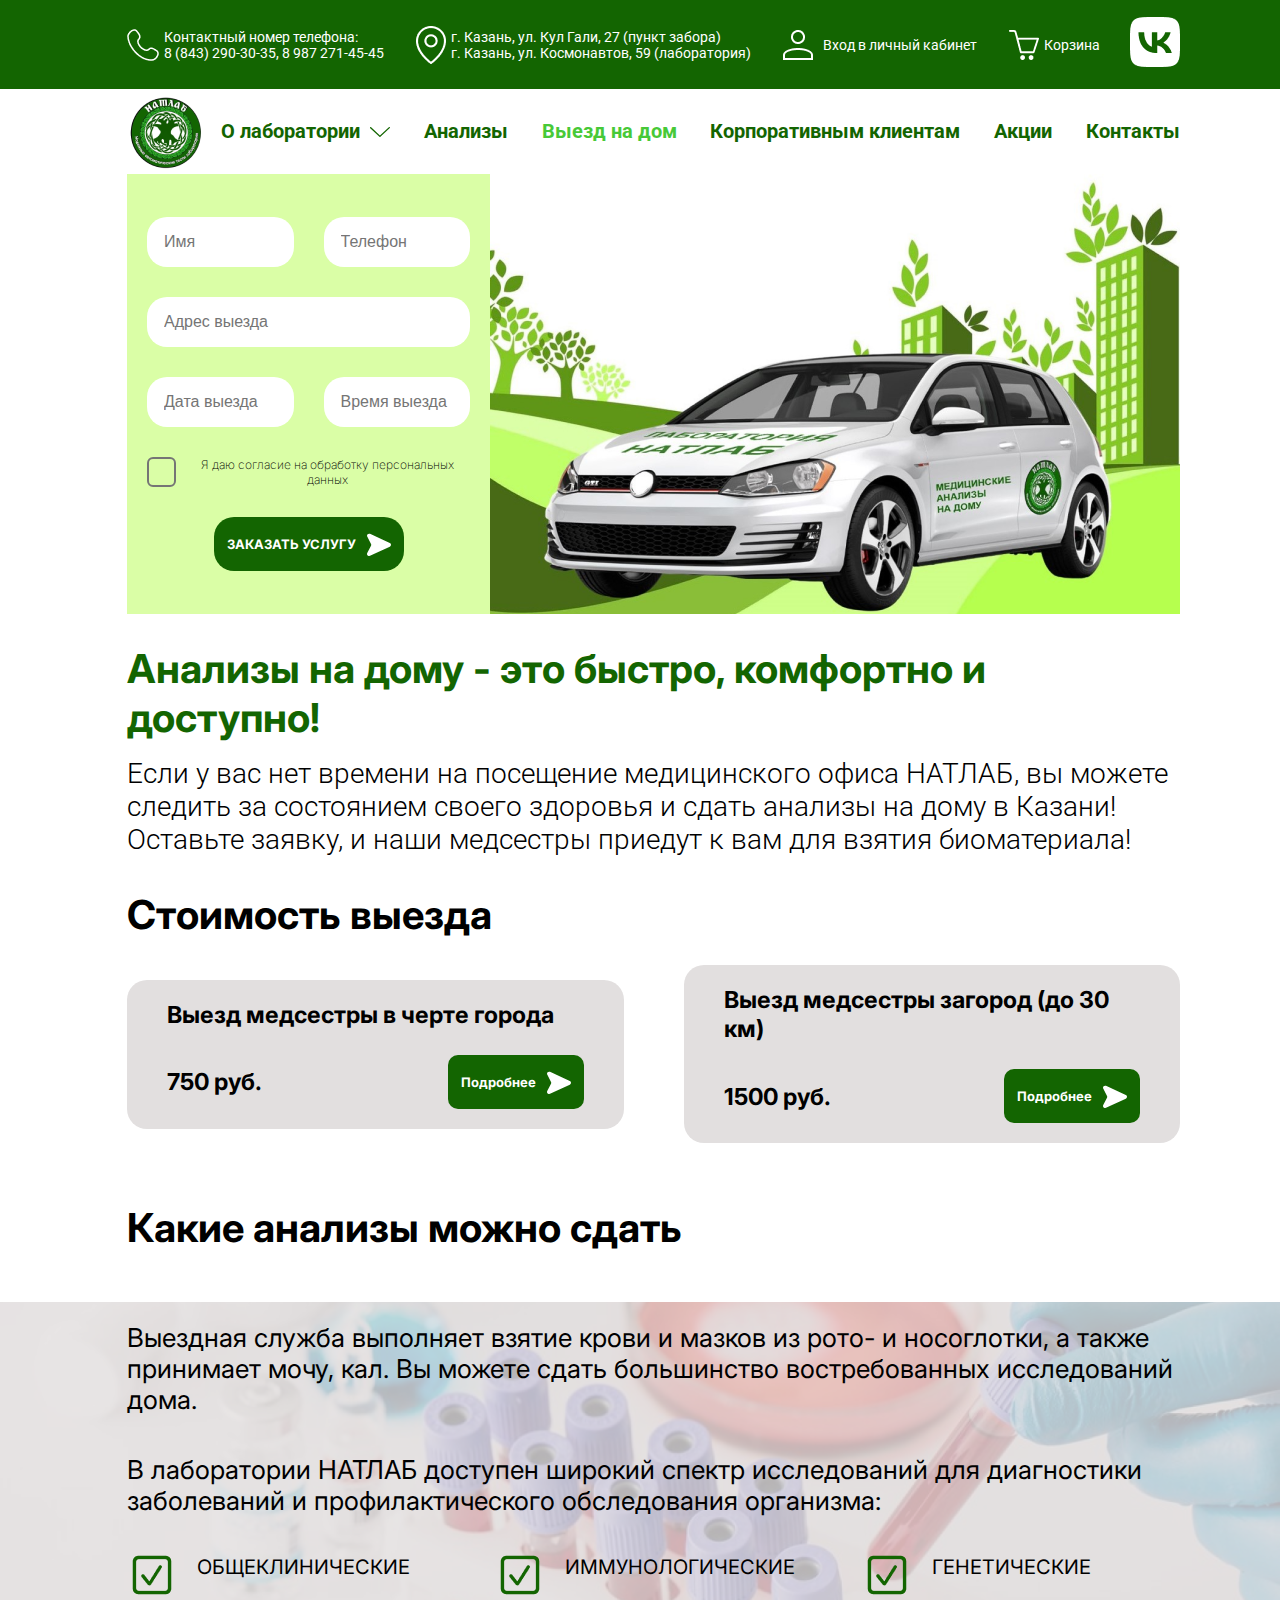
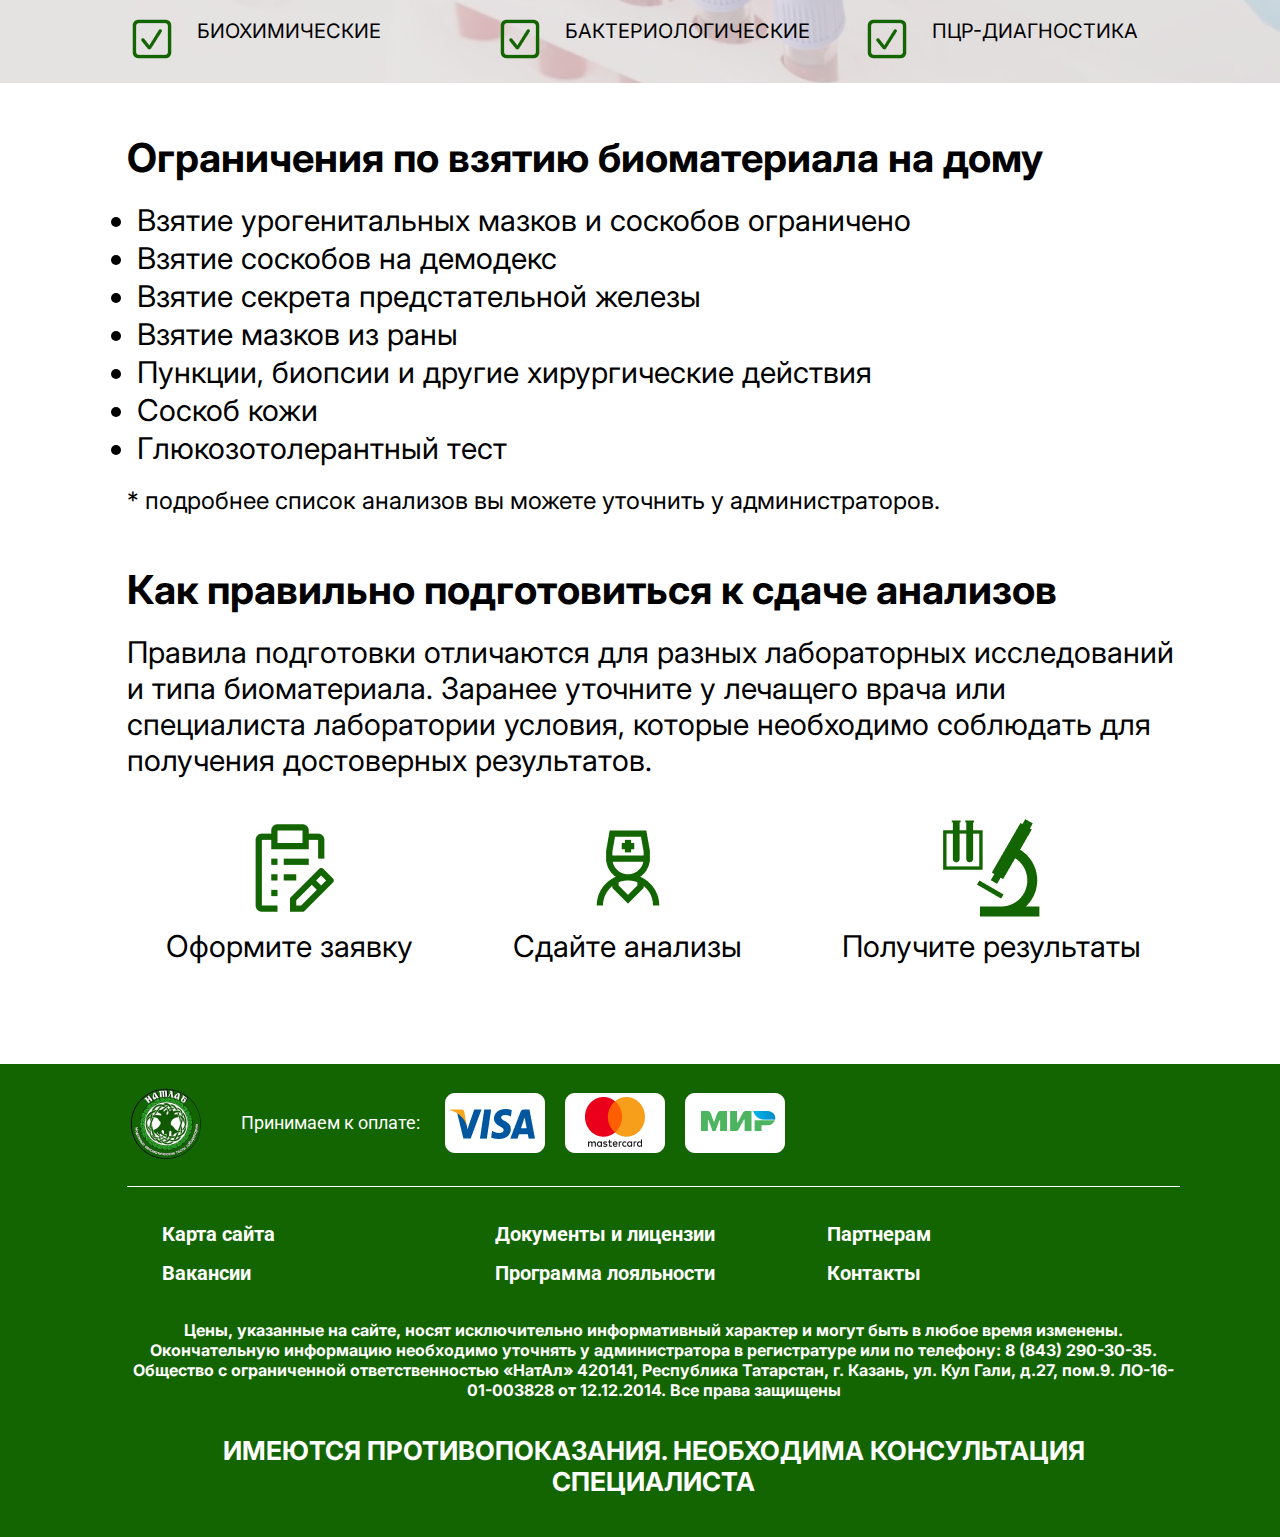
<file: homevisit.html>
<!DOCTYPE html>
<html lang="en">

<head>
    <meta charset="UTF-8">
    <meta name="viewport" content="width=device-width, initial-scale=1.0">
    <link rel="stylesheet" href="style.css">
    <title>Document</title>
</head>

<body>

    <div class="head container">
        <img src="images/logo.png" class="logo">
        <div>
            <div>
                <img src="images/Telehone.png">
                <p>Контактный номер телефона: <br>
                    <a href>8 (843) 290-30-35</a>, <a href>8 987 271-45-45</a>
                </p>
            </div>
            <div>
                <img src="images/map.png">
                <p>г. Казань, ул. Кул Гали, 27 (пункт забора) <br>
                    <span> г. Казань, ул. Космонавтов, 59 (лаборатория)</span>
                </p>
            </div>
            <a href>
                <img src="images/Account.png">
                <p>Вход в личный кабинет</p>
            </a>
            <div>
                <img src="images/basket.png">
                <p>Корзина</p>
            </div>
        </div>
        <img src="images/Burger.svg" class="burger-btn">
        <a href>
            <img src="images/VK.png">
        </a>
    </div>

    <header class="container">
        <img src="images/logo.png">
        <nav>
            <ul class="navbar">
                <li class="navbar-lab">
                    <a href="labarator.html" class="navbar-lab-plus">О лаборатории</a>
                    <ul class="mobileNavbarLab">
                        <li><a href="comments.html">Отзывы</a></li>
                        <li><a href>Оборудование</a></li>
                        <li><a href>Лицензии</a></li>
                        <li><a href>Вакансии</a></li>
                    </ul>
                </li>
                <li><a href="tests.html">Анализы</a></li>
                <li><a href="homevisit.html" class="navbar-link-active">Выезд на дом</a></li>
                <li><a href="corporate.html">Корпоративным клиентам</a></li>
                <li><a href="sales.html">Акции</a></li>
                <li><a href="contact.html" >Контакты</a></li>
            </ul>
        </nav>
    </header>


    <div class="breadcrumb-row visit-homeloc container">
        <ul>
            <li><a href="index.html">Главная</a></li>
            <li>Выезд на дом</li>
        </ul>
    </div>

    <div class="visit_order-service container">
        <div class="visit_order-service-left">
            <div class="visit-item">
                <input type="text" placeholder="Имя">
                <input type="text" placeholder="Телефон">
            </div>
            <input type="text" placeholder="Адрес выезда">
            <div class="visit-item">
                <input type="text" placeholder="Дата выезда">
                <input type="text" placeholder="Время выезда">
            </div>
            <div class="visit-order-agreement phone-bottom">
                <input type="checkbox" id="agreement">
                <label for="agreement">Я даю согласие на обработку персональных данных</label>
            </div>
            <button class="btn-green">ЗАКАЗАТЬ УСЛУГУ</button>
        </div>
        <img src="images/visithome.png">
    </div>

    <div class="visit-order-bottom container">
        <h1>Анализы на дому - это быстро, комфортно и доступно!</h1>
        <h3>Если у вас нет времени на посещение медицинского офиса НАТЛАБ, вы можете следить за состоянием своего
            здоровья и сдать анализы на дому в Казани! Оставьте заявку, и наши медсестры приедут к вам для взятия
            биоматериала! </h3>
    </div>

    <div class="order-price container">
        <h1>Стоимость выезда</h1>
        <div>
            <div class="test-item">
                <h3>Выезд медсестры в черте города</h3>
                <div>
                    <h3>750 руб. </h3>
                    <button class="btn-green">
                        Подробнее
                    </button>
                </div>
            </div>
            <div class="test-item">
                <h3>Выезд медсестры загород (до 30 км)</h3>
                <div>
                    <h3>1500 руб. </h3>
                    <button class="btn-green">
                        Подробнее
                    </button>
                </div>
            </div>
        </div>
    </div>

    <h1 class="container">Какие анализы можно сдать</h1>

    <div class="about-test">
        <div class="container">
            <span>Выездная служба выполняет взятие крови и мазков из рото- и носоглотки, а также принимает мочу, кал. Вы
                можете сдать большинство востребованных исследований дома.</span>
            <span>В лаборатории НАТЛАБ доступен широкий спектр исследований для диагностики заболеваний и
                профилактического обследования организма:</span>
            <div class="about-test-bottom">
                <span>ОБЩЕКЛИНИЧЕСКИЕ</span>
                <span>ИММУНОЛОГИЧЕСКИЕ</span>
                <span>ГЕНЕТИЧЕСКИЕ</span>
                <span>БИОХИМИЧЕСКИЕ</span>
                <span>БАКТЕРИОЛОГИЧЕСКИЕ</span>
                <span>ПЦР-ДИАГНОСТИКА</span>
            </div>
        </div>
    </div>

    <div class="test-restrictions container">
        <h1>Ограничения по взятию биоматериала на дому</h1>
        <ul>
            <li>Взятие урогенитальных мазков и соскобов ограничено</li>
            <li>Взятие соскобов на демодекс</li>
            <li>Взятие секрета предстательной железы</li>
            <li>Взятие мазков из раны</li>
            <li>Пункции, биопсии и другие хирургические действия</li>
            <li>Соскоб кожи</li>
            <li>Глюкозотолерантный тест</li>
        </ul>
        <span>* подробнее список анализов вы можете уточнить у администраторов.</span>
    </div>

    <div class="test-right container">
        <h1>Как правильно подготовиться к сдаче анализов</h1>
        <span>Правила подготовки отличаются для разных лабораторных исследований и типа биоматериала. Заранее уточните у лечащего врача или специалиста лаборатории условия, которые необходимо соблюдать для получения достоверных результатов.</span>
        <div class="test-right-block">
            <div>
                <img src="images/draft.png">
                <span>Оформите заявку</span>
            </div>
            <div>
                <img src="images/doctor.png">
                <span>Сдайте анализы</span>
            </div>
            <div>
                <img src="images/labicon.png">
                <span>Получите результаты</span>
            </div>
        </div>
    </div>


    <footer class="container">
        <div class="footer-top">
            <img src="images/logo.png">
            <div class="footer-top-right">
                <span>Принимаем к оплате: </span>
                <div>
                    <img src="images/Visa.png">
                    <img src="images/MasterCard.png">
                    <img src="images/Mir.png">
                </div>
            </div>
        </div>
        <ul>
            <li><a href>Карта сайта</a></li>
            <li><a href>Документы и лицензии</a></li>
            <li><a href>Партнерам</a></li>
            <li><a href>Вакансии</a></li>
            <li><a href>Программа лояльности</a></li>
            <li><a href>Контакты</a></li>
        </ul>
        <h5>Цены, указанные на сайте, носят исключительно информативный характер и могут быть в любое время изменены.
            Окончательную информацию необходимо уточнять у администратора в регистратуре или по телефону: 8 (843)
            290-30-35. Общество с ограниченной ответственностью «НатАл» 420141, Республика Татарстан, г. Казань, ул. Кул
            Гали, д.27, пом.9. ЛО-16-01-003828 от 12.12.2014. Все права защищены</h5>
        <h2>ИМЕЮТСЯ ПРОТИВОПОКАЗАНИЯ. НЕОБХОДИМА КОНСУЛЬТАЦИЯ СПЕЦИАЛИСТА</h2>
    </footer>

    <script src="scripts/burger.js"></script>
</body>

</html>
</file>
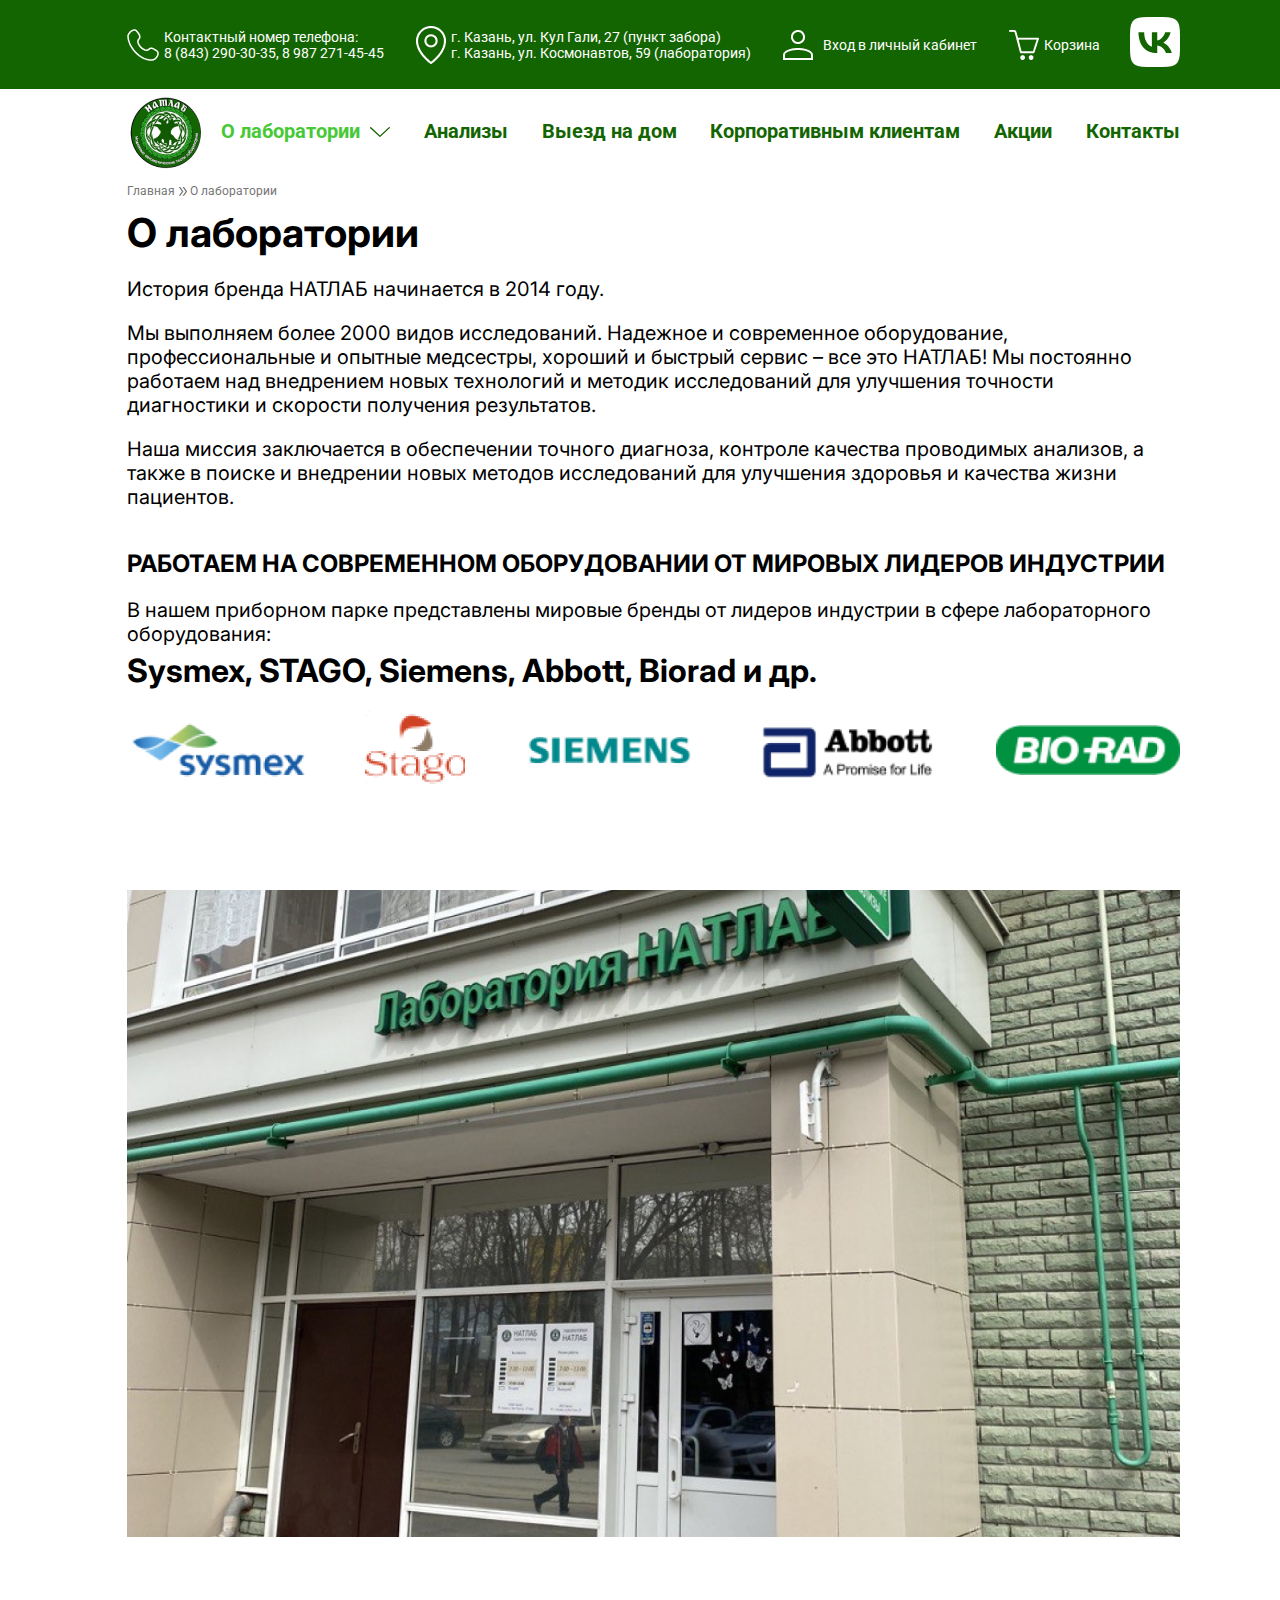
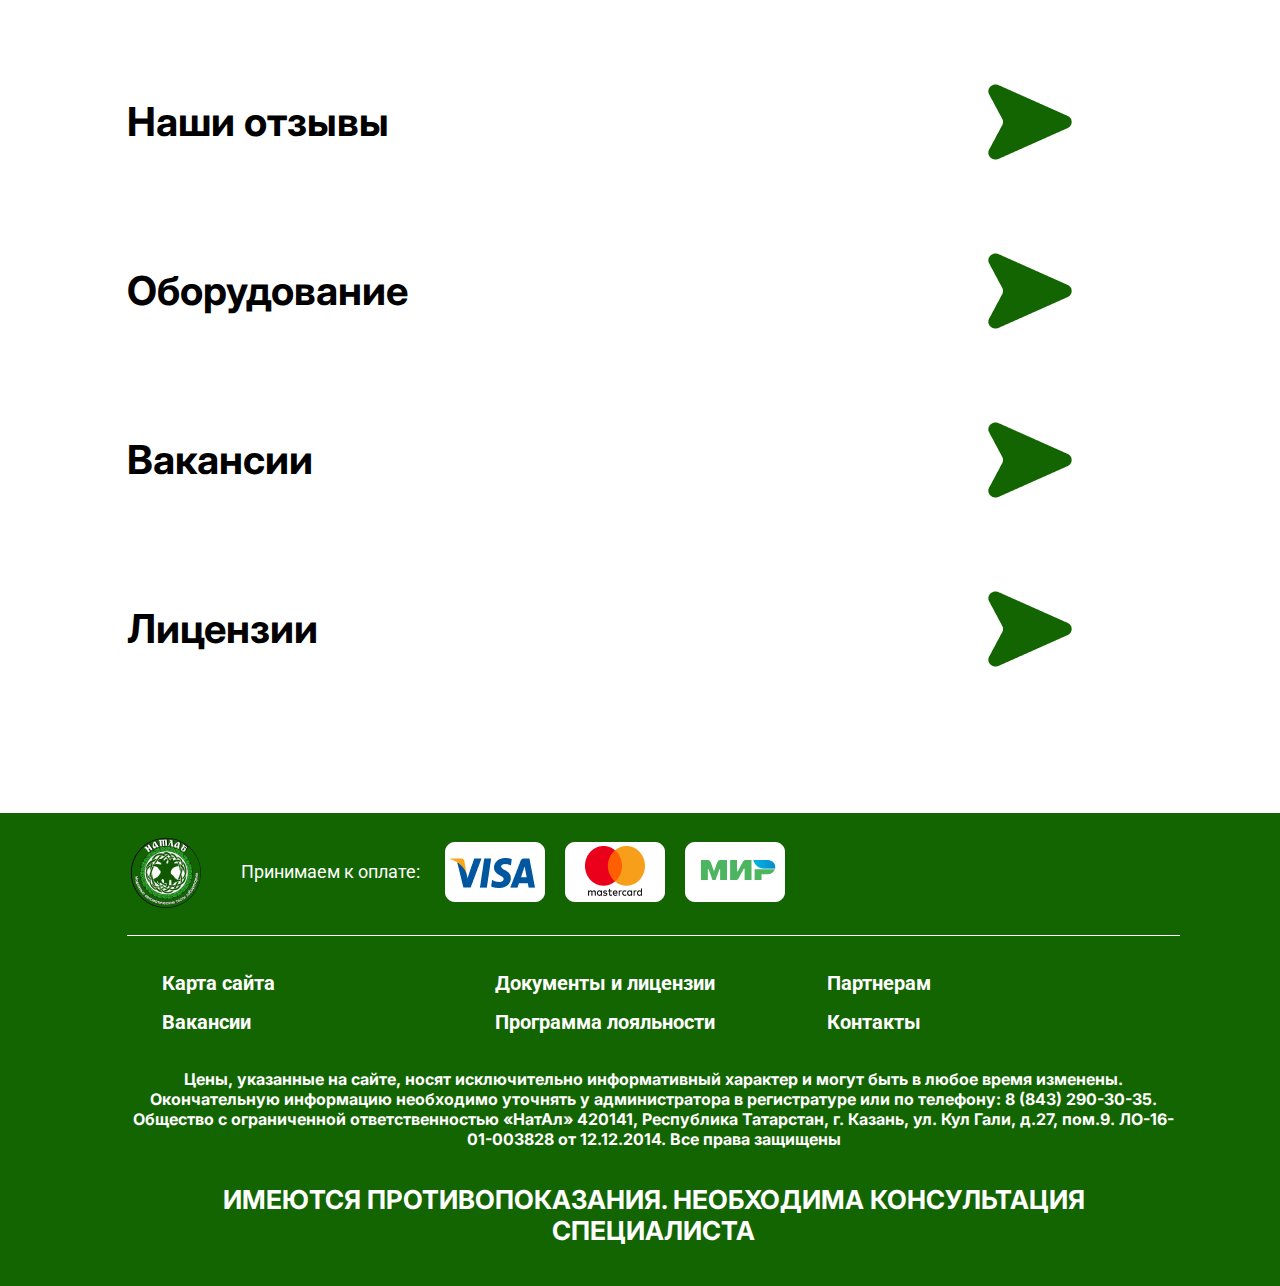
<file: labarator.html>
<!DOCTYPE html>
<html lang="en">

<head>
    <meta charset="UTF-8">
    <meta name="viewport" content="width=device-width, initial-scale=1.0">
    <link rel="stylesheet" href="style.css">
    <title>Document</title>
</head>

<body>

    <div class="head container">
        <img src="images/logo.png" class="logo">
        <div>
            <div>
                <img src="images/Telehone.png">
                <p>Контактный номер телефона: <br>
                    <a href>8 (843) 290-30-35</a>, <a href>8 987 271-45-45</a>
                </p>
            </div>
            <div>
                <img src="images/map.png">
                <p>г. Казань, ул. Кул Гали, 27 (пункт забора) <br>
                    <span> г. Казань, ул. Космонавтов, 59 (лаборатория)</span>
                </p>
            </div>
            <a href>
                <img src="images/Account.png">
                <p>Вход в личный кабинет</p>
            </a>
            <div>
                <img src="images/basket.png">
                <p>Корзина</p>
            </div>
        </div>
        <img src="images/Burger.svg" class="burger-btn">
        <a href>
            <img src="images/VK.png">
        </a>
    </div>

    <header class="container">
        <img src="images/logo.png">
        <nav>
            <ul class="navbar">
                <li class="navbar-lab">
                    <a href="labarator.html" class="navbar-lab-plus navbar-link-active">О лаборатории</a>
                    <ul class="mobileNavbarLab">
                        <li><a href="comments.html">Отзывы</a></li>
                        <li><a href>Оборудование</a></li>
                        <li><a href>Лицензии</a></li>
                        <li><a href>Вакансии</a></li>
                    </ul>
                </li>
                <li><a href="tests.html">Анализы</a></li>
                <li><a href="homevisit.html">Выезд на дом</a></li>
                <li><a href="corporate.html">Корпоративным клиентам</a></li>
                <li><a href="sales.html">Акции</a></li>
                <li><a href="contact.html" >Контакты</a></li>
            </ul>
        </nav>
    </header>

    <div class="breadcrumb-row container">
        <ul>
            <li><a href="index.html">Главная</a></li>
            <li>О лаборатории</li>
        </ul>
    </div>

    <div class="labarator container">
        <h1>О лаборатории</h1>
        <span>История бренда НАТЛАБ начинается в 2014 году. </span>

        <span>Мы выполняем более 2000 видов исследований. Надежное и современное оборудование, профессиональные и
            опытные медсестры, хороший и быстрый сервис – все это НАТЛАБ! Мы постоянно работаем над внедрением новых
            технологий и методик исследований для улучшения точности диагностики и скорости получения
            результатов. </span>
        <span>Наша миссия заключается в обеспечении точного диагноза, контроле качества проводимых анализов, а также в
            поиске и внедрении новых методов исследований для улучшения здоровья и качества жизни пациентов.</span>

        <h2>РАБОТАЕМ НА СОВРЕМЕННОМ ОБОРУДОВАНИИ ОТ МИРОВЫХ ЛИДЕРОВ ИНДУСТРИИ</h2>
        <span>В нашем приборном парке представлены мировые бренды от лидеров индустрии в сфере лабораторного
            оборудования: </span>
        <h3>Sysmex, STAGO, Siemens, Abbott, Biorad и др.
        </h3>
        <div>
            <img src="images/labarator(2).png">
            <img src="images/labarator(1).png">
            <img src="images/labarator(3).png">
            <img src="images/labarator(4).png">
            <img src="images/labarator(5).png">
        </div>
        <img src="images/lab.png">
    </div>

    <div class="labarator-nav container">
        <a href="comments.html">Наши отзывы</a>
        <a href>Оборудование</a>
        <a href>Вакансии</a>
        <a href>Лицензии</a>
    </div>


    <footer class="container">
        <div class="footer-top">
            <img src="images/logo.png">
            <div class="footer-top-right">
                <span>Принимаем к оплате: </span>
                <div>
                    <img src="images/Visa.png">
                    <img src="images/MasterCard.png">
                    <img src="images/Mir.png">
                </div>
            </div>
        </div>
        <ul>
            <li><a href>Карта сайта</a></li>
            <li><a href>Документы и лицензии</a></li>
            <li><a href>Партнерам</a></li>
            <li><a href>Вакансии</a></li>
            <li><a href>Программа лояльности</a></li>
            <li><a href>Контакты</a></li>
        </ul>
        <h5>Цены, указанные на сайте, носят исключительно информативный характер и могут быть в любое время изменены.
            Окончательную информацию необходимо уточнять у администратора в регистратуре или по телефону: 8 (843)
            290-30-35. Общество с ограниченной ответственностью «НатАл» 420141, Республика Татарстан, г. Казань, ул. Кул
            Гали, д.27, пом.9. ЛО-16-01-003828 от 12.12.2014. Все права защищены</h5>
        <h2>ИМЕЮТСЯ ПРОТИВОПОКАЗАНИЯ. НЕОБХОДИМА КОНСУЛЬТАЦИЯ СПЕЦИАЛИСТА</h2>
    </footer>

    <script src="scripts/burger.js"></script>
</body>

</html>
</file>
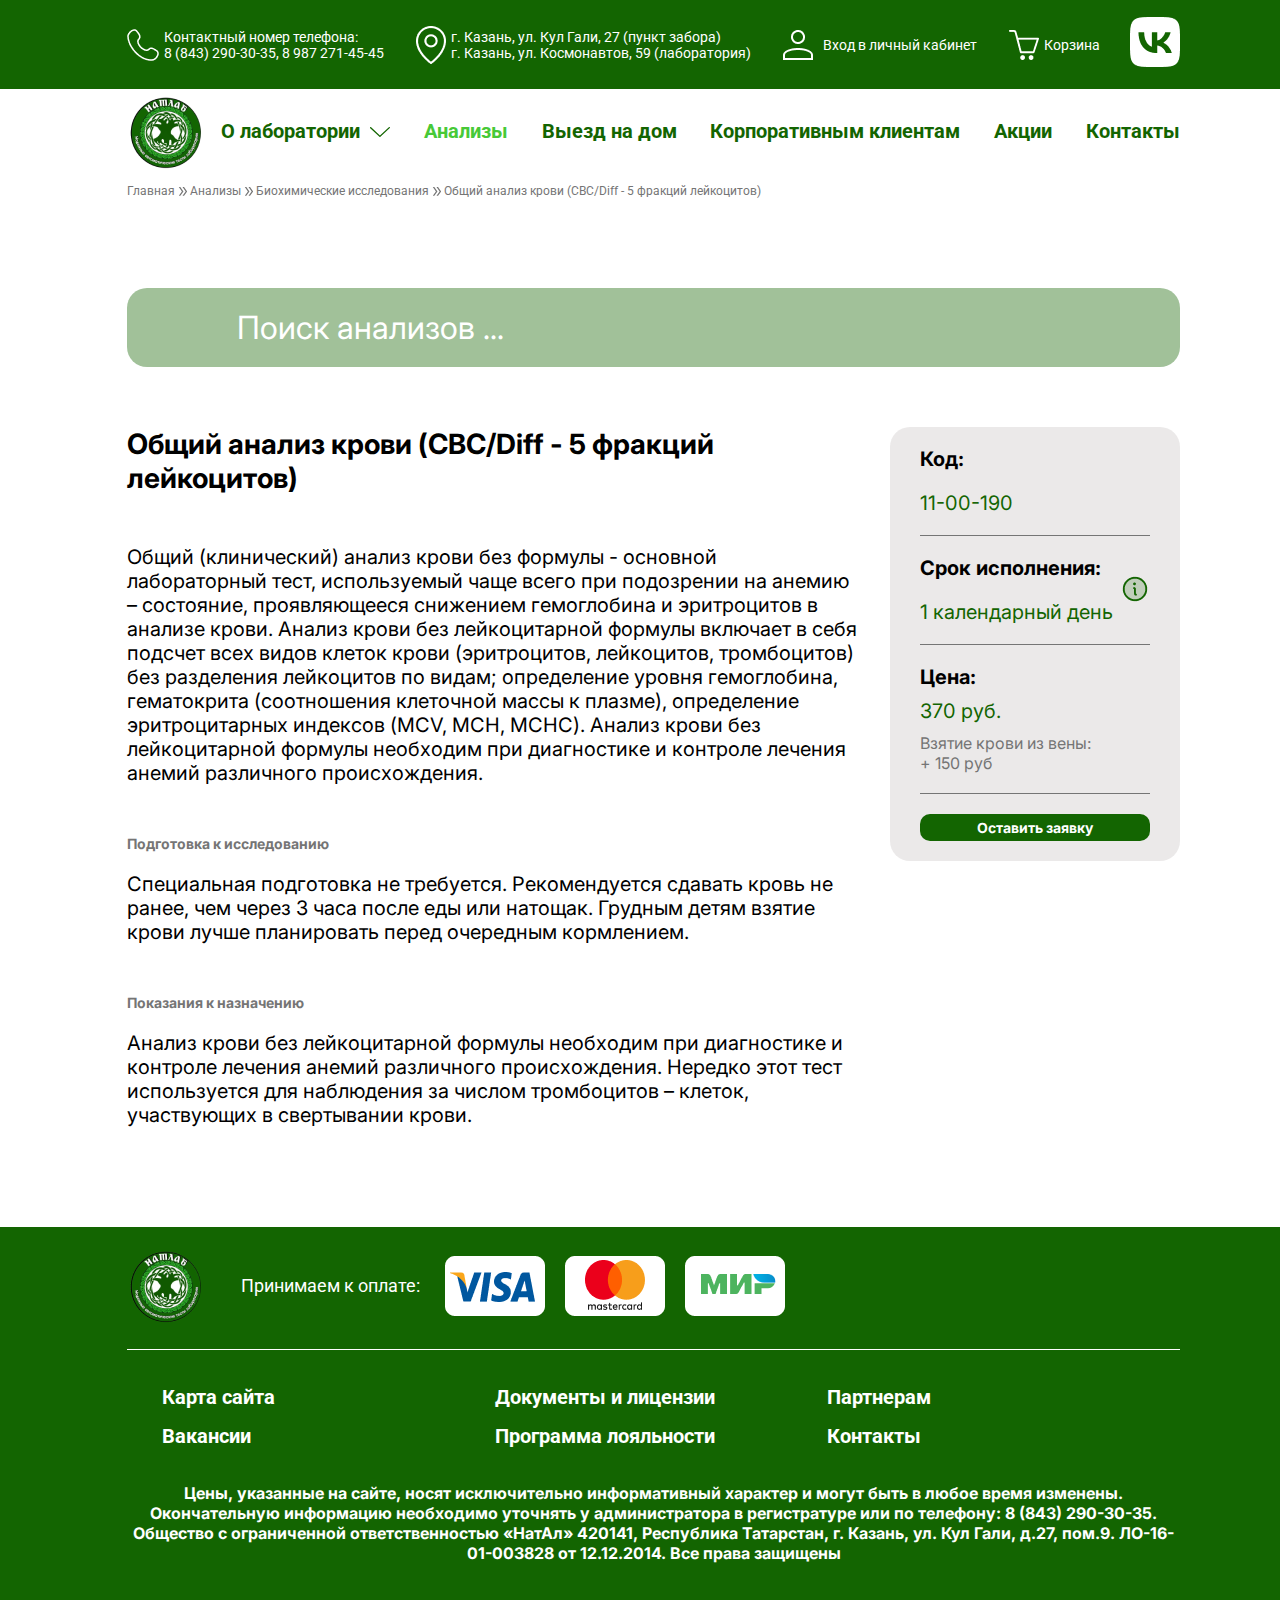
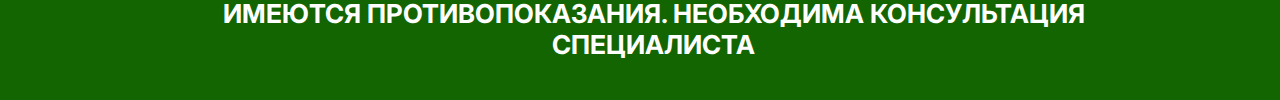
<file: testC.html>
<!DOCTYPE html>
<html lang="en">

<head>
    <meta charset="UTF-8">
    <meta name="viewport" content="width=device-width, initial-scale=1.0">
    <link rel="stylesheet" href="style.css">
    <title>Document</title>
</head>

<body>

    <div class="head container">
        <img src="images/logo.png" class="logo">
        <div>
            <div>
                <img src="images/Telehone.png">
                <p>Контактный номер телефона: <br>
                    <a href>8 (843) 290-30-35</a>, <a href>8 987 271-45-45</a>
                </p>
            </div>
            <div>
                <img src="images/map.png">
                <p>г. Казань, ул. Кул Гали, 27 (пункт забора) <br>
                    <span> г. Казань, ул. Космонавтов, 59 (лаборатория)</span>
                </p>
            </div>
            <a href>
                <img src="images/Account.png">
                <p>Вход в личный кабинет</p>
            </a>
            <div>
                <img src="images/basket.png">
                <p>Корзина</p>
            </div>
        </div>
        <img src="images/Burger.svg" class="burger-btn">
        <a href>
            <img src="images/VK.png">
        </a>
    </div>

    <header class="container">
        <img src="images/logo.png">
        <nav>
            <ul class="navbar">
                <li class="navbar-lab">
                    <a href="labarator.html" class="navbar-lab-plus">О лаборатории</a>
                    <ul class="mobileNavbarLab">
                        <li><a href="comments.html">Отзывы</a></li>
                        <li><a href>Оборудование</a></li>
                        <li><a href>Лицензии</a></li>
                        <li><a href>Вакансии</a></li>
                    </ul>
                </li>
                <li><a href="tests.html" class="navbar-link-active">Анализы</a></li>
                <li><a href="homevisit.html">Выезд на дом</a></li>
                <li><a href="corporate.html">Корпоративным клиентам</a></li>
                <li><a href="sales.html">Акции</a></li>
                <li><a href="contact.html">Контакты</a></li>
            </ul>
        </nav>
    </header>

    <div class="breadcrumb-row testC-breadcrumb-row container">
        <ul>
            <li><a href="index.html">Главная</a></li>
            <li><a href="tests.html">Анализы</a></li>
            <li><a href="biochemical.html">Биохимические исследования</a></li>
            <li> Общий анализ крови (CBC/Diff - 5 фракций лейкоцитов) </li>
        </ul>
    </div>

    <div class="tests testC container">
        <input type="text" placeholder="Поиск анализов ...">

        <h2>Общий анализ крови (CBC/Diff - 5 фракций лейкоцитов)</h2>
        <div class="testC-block">
            <div class="testC-left">
                <h2>Общий анализ крови (CBC/Diff - 5 фракций лейкоцитов)</h2>
                <span>Общий (клинический) анализ крови без формулы - основной лабораторный тест, используемый чаще всего
                    при подозрении на анемию – состояние, проявляющееся снижением гемоглобина и эритроцитов в анализе
                    крови. Анализ крови без лейкоцитарной формулы включает в себя подсчет всех видов клеток крови
                    (эритроцитов, лейкоцитов, тромбоцитов) без разделения лейкоцитов по видам; определение уровня
                    гемоглобина, гематокрита (соотношения клеточной массы к плазме), определение эритроцитарных индексов
                    (MCV, MCH, MCHC). Анализ крови без лейкоцитарной формулы необходим при диагностике и контроле
                    лечения анемий различного происхождения.</span>
                <p>Подготовка к исследованию</p>
                <span>Специальная подготовка не требуется. Рекомендуется сдавать кровь не ранее, чем через 3 часа после
                    еды или натощак. Грудным детям взятие крови лучше планировать перед очередным кормлением.</span>
                <p>Показания к назначению</p>
                <span>Анализ крови без лейкоцитарной формулы необходим при диагностике и контроле лечения анемий
                    различного происхождения. Нередко этот тест используется для наблюдения за числом тромбоцитов –
                    клеток, участвующих в свертывании крови.</span>
            </div>
            <div class="testC-right">
                <h2>Код: </h2>
                <span>11-00-190</span>
                <h2>Срок исполнения: </h2>
                <span class="calendar-tectC">1 календарный день <img src="images/info.png">
                    <div class="testC-info">
                        <h6>Указанный срок не включает день взятия биоматериала</h6>
                    </div>
                </span>
                <h2>Цена:</h2>
                <span>370 руб.</span>
                <h4>Взятие крови из вены: <br>
                    + 150 руб</h4>
                <button class="green-btn">Оставить заявку</button>
            </div>
        </div>
    </div>



    <footer class="container">
        <div class="footer-top">
            <img src="images/logo.png">
            <div class="footer-top-right">
                <span>Принимаем к оплате: </span>
                <div>
                    <img src="images/Visa.png">
                    <img src="images/MasterCard.png">
                    <img src="images/Mir.png">
                </div>
            </div>
        </div>
        <ul>
            <li><a href>Карта сайта</a></li>
            <li><a href>Документы и лицензии</a></li>
            <li><a href>Партнерам</a></li>
            <li><a href>Вакансии</a></li>
            <li><a href>Программа лояльности</a></li>
            <li><a href>Контакты</a></li>
        </ul>
        <h5>Цены, указанные на сайте, носят исключительно информативный характер и могут быть в любое время изменены.
            Окончательную информацию необходимо уточнять у администратора в регистратуре или по телефону: 8 (843)
            290-30-35. Общество с ограниченной ответственностью «НатАл» 420141, Республика Татарстан, г. Казань, ул. Кул
            Гали, д.27, пом.9. ЛО-16-01-003828 от 12.12.2014. Все права защищены</h5>
        <h2>ИМЕЮТСЯ ПРОТИВОПОКАЗАНИЯ. НЕОБХОДИМА КОНСУЛЬТАЦИЯ СПЕЦИАЛИСТА</h2>
    </footer>

    <!-- <script src="scripts/testC.js"></script> -->
    <script src="scripts/burger.js"></script>
</body>

</html>
</file>
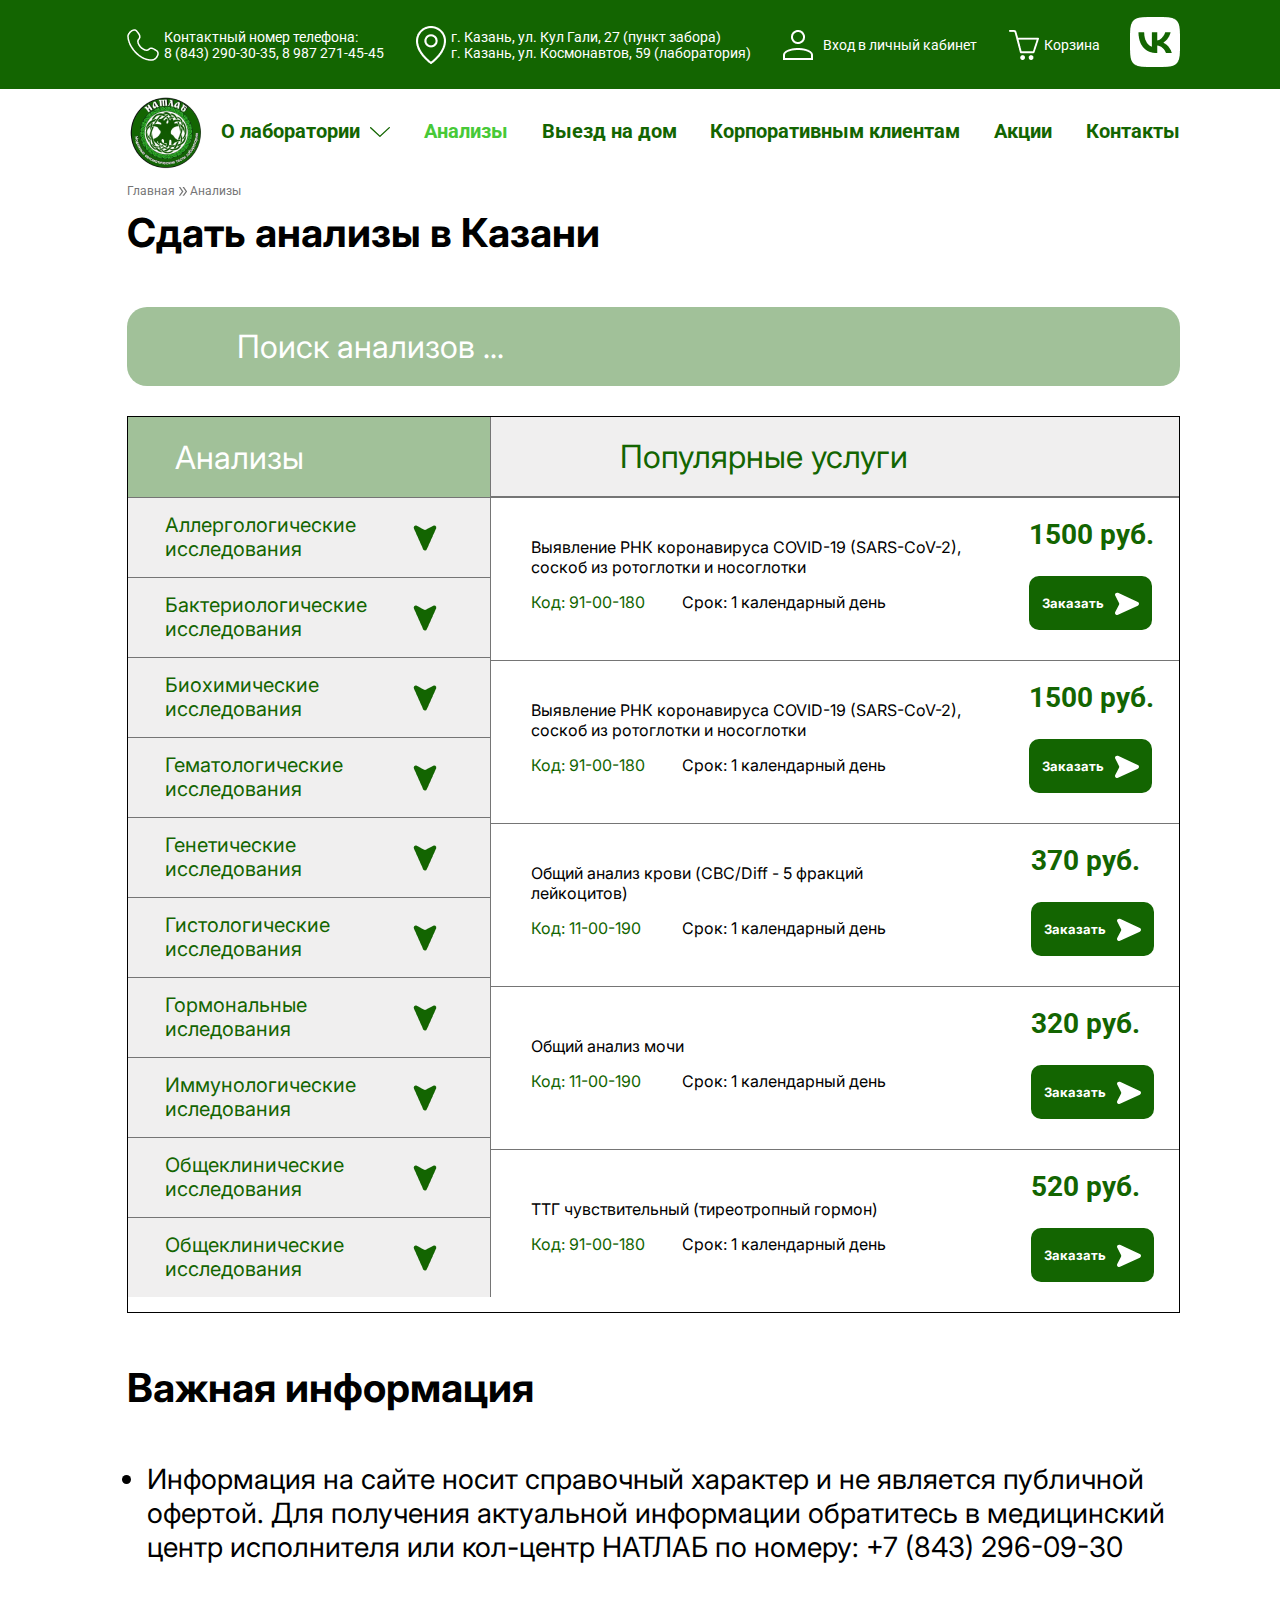
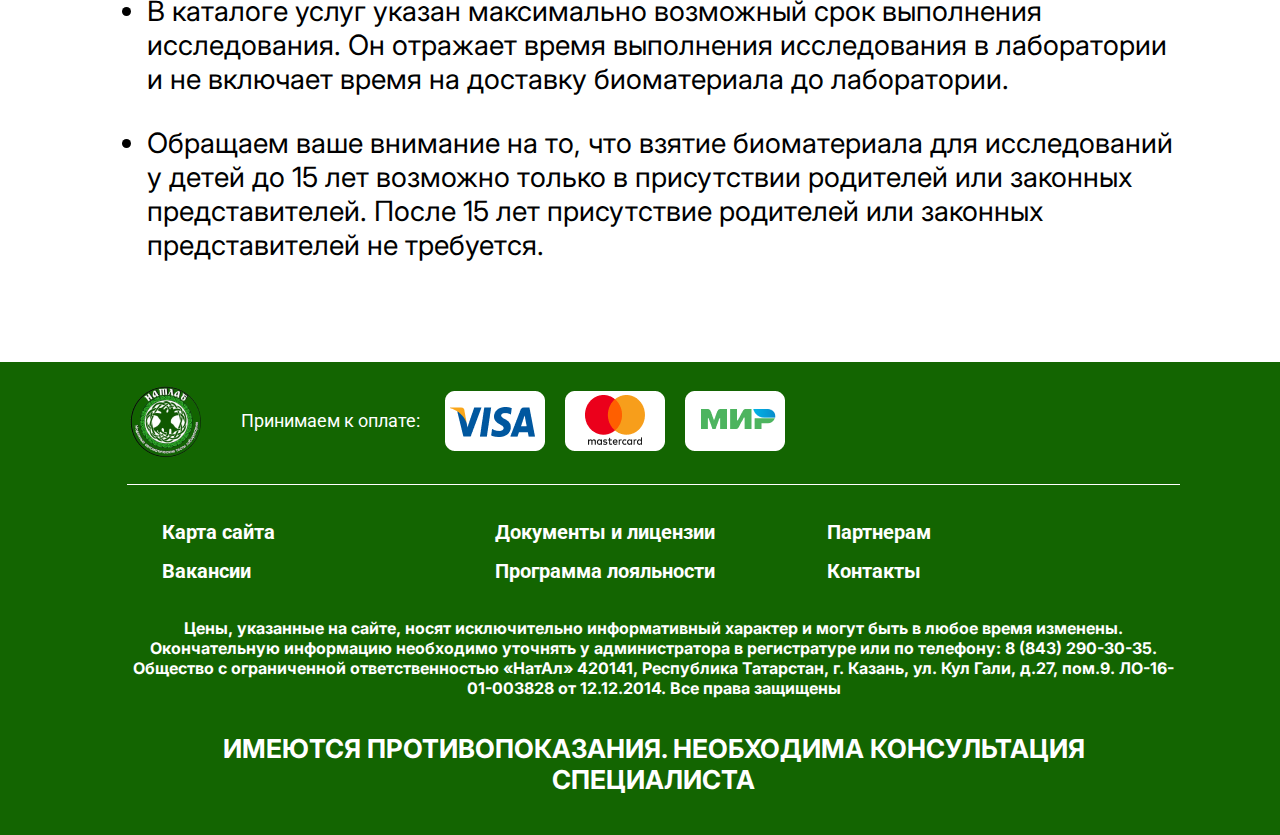
<file: tests.html>
<!DOCTYPE html>
<html lang="en">

<head>
    <meta charset="UTF-8">
    <meta name="viewport" content="width=device-width, initial-scale=1.0">
    <link rel="stylesheet" href="style.css">
    <title>Document</title>
</head>

<body>

    <div class="head container">
        <img src="images/logo.png" class="logo">
        <div>
            <div>
                <img src="images/Telehone.png">
                <p>Контактный номер телефона: <br>
                    <a href>8 (843) 290-30-35</a>, <a href>8 987 271-45-45</a>
                </p>
            </div>
            <div>
                <img src="images/map.png">
                <p>г. Казань, ул. Кул Гали, 27 (пункт забора) <br>
                    <span> г. Казань, ул. Космонавтов, 59 (лаборатория)</span>
                </p>
            </div>
            <a href>
                <img src="images/Account.png">
                <p>Вход в личный кабинет</p>
            </a>
            <div>
                <img src="images/basket.png">
                <p>Корзина</p>
            </div>
        </div>
        <img src="images/Burger.svg" class="burger-btn">
        <a href>
            <img src="images/VK.png">
        </a>
    </div>

    <header class="container">
        <img src="images/logo.png">
        <nav>
            <ul class="navbar">
                <li class="navbar-lab">
                    <a href="labarator.html" class="navbar-lab-plus">О лаборатории</a>
                    <ul class="mobileNavbarLab">
                        <li><a href="comments.html">Отзывы</a></li>
                        <li><a href>Оборудование</a></li>
                        <li><a href>Лицензии</a></li>
                        <li><a href>Вакансии</a></li>
                    </ul>
                </li>
                <li><a href="tests.html" class="navbar-link-active">Анализы</a></li>
                <li><a href="homevisit.html">Выезд на дом</a></li>
                <li><a href="corporate.html">Корпоративным клиентам</a></li>
                <li><a href="sales.html">Акции</a></li>
                <li><a href="contact.html">Контакты</a></li>
            </ul>
        </nav>
    </header>

    <div class="breadcrumb-row container">
        <ul>
            <li><a href="index.html">Главная</a></li>
            <li>Анализы </li>
        </ul>
    </div>

    <div class="tests test-test container">
        <h1>Сдать анализы в Казани</h1>
        <input type="text" placeholder="Поиск анализов ...">
        <div class="tests-block">
            <div class="tests-block-left">
                <h2>Анализы</h2>
                <div class="tests-block-left_item">
                    <a>Аллергологические исследования</a>
                    <div class="mobile-test-about tests-block-right_item">
                        <span>Выявление РНК коронавируса COVID-19 (SARS-CoV-2), соскоб из ротоглотки и носоглотки</span>
                        <div class="tests-bri-left">
                            <div>
                                <span style="color: rgba(19, 101, 1, 1);">Код: 91-00-180</span>
                                <span>Срок: 1 календарный день</span>
                            </div>
                            <div class="tests-bri-right">
                                <h3>1500 руб.</h3>
                                <button class="btn-green">Подробнее</button>
                            </div>
                        </div>
                    </div>
                </div>
                <div class="tests-block-left_item">
                    <a href>Бактериологические исследования</a>
                </div>
                <div class="tests-block-left_item">
                    <a href>Биохимические исследования</a>
                </div>
                <div class="tests-block-left_item">
                    <a href>Гематологические исследования</a>
                </div>
                <div class="tests-block-left_item">
                    <a href>Генетические исследования</a>
                </div>
                <div class="tests-block-left_item">
                    <a href>Гистологические исследования</a>
                </div>
                <div class="tests-block-left_item">
                    <a href>Гормональные иследования</a>
                </div>
                <div class="tests-block-left_item">
                    <a href>Иммунологические иследования</a>
                </div>
                <div class="tests-block-left_item">
                    <a href>Общеклинические исследования</a>
                </div>
                <div class="tests-block-left_item">
                    <a href>Общеклинические исследования</a>
                </div>
            </div>
            <div class="tests-block-right">
                <h2>Популярные услуги</h2>
                <div>
                    <div>
                        <div class="tests-block-right_item">
                            <div class="tests-bri-left">
                                <span>Выявление РНК коронавируса COVID-19 (SARS-CoV-2), соскоб из ротоглотки и
                                    носоглотки</span>
                                <div>
                                    <span style="color: rgba(19, 101, 1, 1);">Код: 91-00-180</span>
                                    <span>Срок: 1 календарный день</span>
                                </div>
                            </div>
                            <div class="tests-bri-right">
                                <h3>1500 руб.</h3>
                                <button class="btn-green">Заказать</button>
                            </div>
                        </div>
                        <div class="tests-block-right_item">
                            <div class="tests-bri-left">
                                <span>Выявление РНК коронавируса COVID-19 (SARS-CoV-2), соскоб из ротоглотки и
                                    носоглотки</span>
                                <div>
                                    <span style="color: rgba(19, 101, 1, 1);">Код: 91-00-180</span>
                                    <span>Срок: 1 календарный день</span>
                                </div>
                            </div>
                            <div class="tests-bri-right">
                                <h3>1500 руб.</h3>
                                <button class="btn-green">Заказать</button>
                            </div>
                        </div>
                        <div class="tests-block-right_item">
                            <div class="tests-bri-left">
                                <span>Общий анализ крови (CBC/Diff - 5 фракций лейкоцитов)</span>
                                <div>
                                    <span style="color: rgba(19, 101, 1, 1);">Код: 11-00-190</span>
                                    <span>Срок: 1 календарный день</span>
                                </div>
                            </div>
                            <div class="tests-bri-right">
                                <h3>370 руб.</h3>
                                <button class="btn-green">Заказать</button>
                            </div>
                        </div>
                        <div class="tests-block-right_item">
                            <div class="tests-bri-left">
                                <span>Общий анализ мочи</span>
                                <div>
                                    <span style="color: rgba(19, 101, 1, 1);">Код: 11-00-190</span>
                                    <span>Срок: 1 календарный день</span>
                                </div>
                            </div>
                            <div class="tests-bri-right">
                                <h3>320 руб.</h3>
                                <button class="btn-green">Заказать</button>
                            </div>
                        </div>
                        <div class="tests-block-right_item">
                            <div class="tests-bri-left">
                                <span>ТТГ чувствительный (тиреотропный гормон)</span>
                                <div>
                                    <span style="color: rgba(19, 101, 1, 1);">Код: 91-00-180</span>
                                    <span>Срок: 1 календарный день</span>
                                </div>
                            </div>
                            <div class="tests-bri-right">
                                <h3>520 руб.</h3>
                                <button class="btn-green">Заказать</button>
                            </div>
                        </div>
                    </div>
                </div>
            </div>
        </div>
        <div class="tests-info">
            <h1>Важная информация</h1>
            <ul>
                <li>
                    Информация на сайте носит справочный характер и не является публичной офертой. Для получения
                    актуальной информации обратитесь в медицинский центр исполнителя или кол-центр НАТЛАБ по номеру: +7
                    (843) 296-09-30
                </li>
                <li>
                    В каталоге услуг указан максимально возможный срок выполнения исследования. Он отражает время
                    выполнения исследования в лаборатории и не включает время на доставку биоматериала до лаборатории.
                </li>
                <li>
                    Обращаем ваше внимание на то, что взятие биоматериала для исследований у детей до 15 лет возможно
                    только в присутствии родителей или законных представителей. После 15 лет присутствие родителей или
                    законных представителей не требуется.
                </li>
            </ul>
        </div>
    </div>



    <footer class="container">
        <div class="footer-top">
            <img src="images/logo.png">
            <div class="footer-top-right">
                <span>Принимаем к оплате: </span>
                <div>
                    <img src="images/Visa.png">
                    <img src="images/MasterCard.png">
                    <img src="images/Mir.png">
                </div>
            </div>
        </div>
        <ul>
            <li><a href>Карта сайта</a></li>
            <li><a href>Документы и лицензии</a></li>
            <li><a href>Партнерам</a></li>
            <li><a href>Вакансии</a></li>
            <li><a href>Программа лояльности</a></li>
            <li><a href>Контакты</a></li>
        </ul>
        <h5>Цены, указанные на сайте, носят исключительно информативный характер и могут быть в любое время изменены.
            Окончательную информацию необходимо уточнять у администратора в регистратуре или по телефону: 8 (843)
            290-30-35. Общество с ограниченной ответственностью «НатАл» 420141, Республика Татарстан, г. Казань, ул. Кул
            Гали, д.27, пом.9. ЛО-16-01-003828 от 12.12.2014. Все права защищены</h5>
        <h2>ИМЕЮТСЯ ПРОТИВОПОКАЗАНИЯ. НЕОБХОДИМА КОНСУЛЬТАЦИЯ СПЕЦИАЛИСТА</h2>
    </footer>
    <script src="scripts/tests.js"></script>
    <script src="scripts/burger.js"></script>
</body>

</html>
</file>
<file: style.css>
@import url('https://fonts.googleapis.com/css2?family=Roboto:ital,wght@0,100;0,300;0,400;0,500;0,700;0,900;1,100;1,300;1,400;1,500;1,700;1,900&display=swap');
@import url('https://fonts.googleapis.com/css2?family=Titan+One&display=swap');

@font-face {
    font-family: Inter;
    src: url(fonts/Inter-VariableFont_opsz\,wght.ttf);
}

* {
    margin: 0;
    padding: 0;
    transition: .2s;
    box-sizing: border-box;
}

body {
    font-size: 20px;
    font-family: Roboto;
    font-weight: 400;
}

.swiper {
    overflow: hidden;
}

.container {
    padding-left: 127px;
    padding-right: 100px;
}

a {
    text-decoration: none;
}

h1 {
    font-family: Inter;
    font-size: 40px;
    font-weight: 700;
    text-align: left;
}

button {
    cursor: pointer;
}

.green-btn {
    padding: 5px 20px;
    border-radius: 10px;
    background: rgba(19, 101, 1, 1);
    font-family: Inter;
    font-size: 16px;
    font-weight: 700;
    color: #fff;
    border: none;

}

p {
    font-size: 16px;
    color: rgba(255, 255, 255, 1);
}

/* head start */

.head {
    display: flex;
    align-items: center;
    justify-content: space-between;
    gap: 60px;
    padding-top: 17px;
    padding-bottom: 17px;
    background: rgba(19, 101, 1, 1);
}

.head>div {
    width: 100%;
    display: flex;
    gap: 20px;
    align-items: center;
    justify-content: space-between;
}

.head>div>div,
.head>div>a {
    display: flex;
    align-items: center;
    gap: 10px;
    transition: .2s;
    cursor: pointer;
}

.head>div a:hover {
    opacity: .7;
}

.head a {
    color: #fff;
}

/* head end */


/* header start */


header {
    padding-top: 4px;
    padding-bottom: 4px;
    display: flex;
    align-items: center;
    gap: 15px;
    justify-content: space-between;
}

header nav {
    width: 100%;
}

header nav .navbar {
    width: 100%;
    display: flex;
    align-items: center;
    justify-content: space-between;
    gap: 15px;
    list-style: none;
}


.navbar-link-active {
    color: rgba(71, 201, 55, 1) !important;
}

header nav .navbar>li {
    display: flex;
    align-items: center;
    gap: 10px;
}

header nav .navbar a {
    font-weight: 700;
    line-height: 23.44px;
    text-align: center;
    color: rgba(19, 101, 1, 1);
    transition: .2s;
}

header nav .navbar>li:hover>a,
.navbar-lab ul li a:hover {
    color: rgba(71, 201, 55, 1);
}


/* popup */

.navbar-lab {
    position: relative;
    padding-right: 30px;
    height: 70px;
}

.navbar-lab::after {
    content: '';
    width: 20px;
    height: 11px;
    background-image: url(images/arrow-down.svg);
    background-repeat: no-repeat;
    background-size: cover;
    position: absolute;
    right: 0px;
    top: 50%;
    transform: translateY(-50%);
}

.navbar-lab>ul {
    position: absolute;
    z-index: 9;
    top: calc(100% + 0px);
    right: -29px;
    display: none;
    flex-direction: column;
    padding: 33px 25px 25px 25px;
    gap: 20px;
    background: #fff;
    box-shadow: 0px 4px 4px 0px rgba(0, 0, 0, 0.25);
    list-style: none;
}

@media screen and (min-width:550px) {
    .navbar-lab:hover ul {
        display: flex;
    }
}

.navbar-lab ul li a {
    font-size: 24px;
    font-weight: 700;
    color: #000;
}

/* popup */

/* header end */

/* homeSwiper start */

.home-swiper {
    width: 100%;
}

.home-swiper-slide {
    width: 100%;
    padding-top: 40px;
    padding-bottom: 30px;
}

.home-slide-background {
    width: 100%;
    height: 100%;
    object-fit: cover;
    position: absolute;
    z-index: -1;
    left: 0;
    top: 0;
}

.home-swiper-slide>div {
    display: flex;
    flex-direction: column;
    gap: 20px;
}

.home-swiper-slide>div>h2 {
    font-family: Inter;
    font-size: 28px;
    font-weight: 300;
    line-height: 33.89px;
    text-align: center;
}

.home-swiper-item {
    min-width: 800px;
    align-self: flex-end;
    width: fit-content;
    padding: 20px 75px 20px 35px;
    display: flex;
    flex-direction: column;
    gap: 20px;
    border-radius: 20px;
    background: rgba(255, 255, 255, 0.4);
    box-shadow: 0px 4px 4px 0px rgba(0, 0, 0, 0.25);
}

.home-swiper-item h2 {
    font-family: Inter;
    font-size: 48px;
    line-height: 58.09px;
    text-align: left;
    color: rgba(0, 0, 0, 1);
}

.home-swiper-item ul {
    padding-left: 30px;
    display: flex;
    flex-direction: column;
}

.home-swiper-item ul li {
    font-family: Inter;
    font-style: italic;
    font-weight: 300;
    font-size: 32px;
}

.home-swiper-item button.btn-green {
    font-size: 32px;
    padding: 9px 121px 15px 30px;
    border-radius: 20px;
}

.home-swiper-item button.btn-green::after {
    width: 28px;
    height: 30px;
    right: 78px;
}

button.btn-green {
    transition: .2s;
    width: fit-content;
    min-height: 54px;
    font-family: Inter;
    font-weight: 700;
    background: rgba(19, 101, 1, 1);
    border-radius: 20px;
    display: flex;
    gap: 5px;
    align-items: center;
    color: #fff;
    border: none;
    font-size: 13px;
    padding: 13px;
    padding-right: calc(13px + 30px + 5px);
    border-radius: 10px;
    position: relative;
}

button.btn-green:hover,
.phone-input button:hover,
.recommendations-btn-grn:hover,
.green-btn:hover {
    background: rgba(19, 150, 1, 1);
}

button.btn-green::after {
    content: '';
    background-image: url(images/green-btn.svg);
    background-size: cover;
    background-repeat: no-repeat;
    position: absolute;
    width: 24px;
    height: 24px;
    right: 13px;
    top: 50%;
    transform: translateY(-50%);
}

.home-swiper-item span {
    font-family: Inter;
    font-weight: 300;
    line-height: 24.2px;
    text-align: left;
}

.swiper-button-prev {
    width: 50px;
    height: 50px;
    cursor: pointer;
    top: 50%;
    transform: translateY(-50%);
    left: 127px;
}

.swiper-button-next {
    width: 50px;
    height: 50px;
    cursor: pointer;
    top: 50%;
    transform: translateY(-50%) rotate(180deg);
    right: 120px;

}

.swiper-button-next::after,
.swiper-button-prev::after {
    display: none;
}

/* homeSwiper end */

/* popular-tests start */

.popular-tests {
    padding-top: 35px;
    padding-bottom: 60px;
    width: 100%;
    overflow: hidden;
    display: flex;
    flex-direction: column;
    gap: 35px;
    align-items: flex-start;
    position: relative;
}

.test-item {
    width: fit-content;
    height: 100%;
    padding: 35px 20px;
    background: rgba(226, 223, 223, 1);
    border-radius: 20px;
    display: flex;
    flex-direction: column;
    justify-content: space-between;
    gap: 26px;
}

.test-item>div {
    display: flex;
    justify-content: space-between;
    align-items: center;
    gap: 10px;
}


.test-item h3 {
    font-family: Inter;
    font-weight: 700;
    text-align: left;
}

.popular-tests .swiper2 {
    width: 100%;
    width: calc(100% - 80px);
}

.popular-tests .swiper-wrapper {
    width: 100%;
}

.for_test_swiper {
    width: 100%;
    display: flex;
    gap: 10px;
    align-items: center;
}

.search-test {
    max-height: 80px;
    width: 100%;
    padding: 20px 25px;
    display: flex;
    align-items: center;
    gap: 30px;
    background: rgba(19, 101, 1, 0.4);
    border-radius: 20px;
}

.search-test img {
    cursor: pointer;
}

.search-test input {
    border: none;
    background: transparent;
    outline: none;
    height: 100%;
    width: 100%;
    font-family: Inter;
    font-size: 32px;
    color: #fff;
}

.search-test input::placeholder {
    font-family: Inter;
    font-size: 32px;
    color: #fff;
}

.test-swiper-button-next {
    cursor: pointer;
}


.complex-research .test-item {
    height: 190px;
}

/* popular-tests end */

/* home-about start */

.home-about {
    width: 100%;
    padding-top: 30px;
    padding-bottom: 30px;
    background: url(images/labBg.png);
    background-repeat: no-repeat;
    background-size: cover;
    display: flex;
    align-items: flex-start;
    gap: 60px;
    justify-content: space-between;
    position: relative;
}

.home-about::after {
    content: '';
    width: 100%;
    height: 100%;
    position: absolute;
    left: 0;
    top: 0;
    background: rgba(19, 101, 1, 0.7);
}

.home-about-item {
    min-height: 286px;
    height: 100%;
    z-index: 1;
    display: flex;
    flex-direction: column;
    align-items: center;
}

.home-about-item>div {
    display: flex;
    flex-direction: column;
    justify-content: space-between;
    align-items: center;
    gap: 5px;
}


.home-about span {
    font-family: Inter;
    font-size: 24px;
    color: #fff;
}

.home-about h3 {
    font-family: Inter;
    font-size: 60px;
    font-weight: 700;
    color: #fff;
}

.home-about img {
    max-width: 100px;
    object-fit: cover;
    margin-top: 30px;
}

/* home-about end */

/* recommendation start */

.recommendations button.btn-green::after {
    display: none;
}

.recommendations-btn-grn {
    transition: .2s;
    font-weight: 700;
    background: rgba(19, 101, 1, 1);
    color: #fff;
    border-radius: 10px;
    border: none;
    padding: 5px 30px;
    min-width: 290px;
    align-self: center;
    font-family: Inter;
}

.recommendations-item-btn-grn {
    min-width: fit-content;
    padding: 5px 20px;
    font-size: 16px;
    align-self: flex-start;
}

.rec-item {
    height: fit-content;
    border-radius: 20px;
    background: rgba(226, 223, 223, 0.3);
    box-shadow: 0px 4px 4px 0px rgba(0, 0, 0, 0.25);
    display: flex;
    flex-direction: column;
}

.rec-item-bottom {
    padding: 20px 10px 25px 20px;
    display: flex;
    flex-direction: column;
    align-items: flex-start;
    gap: 15px;
}

.rec-item-bottom>button {
    margin-top: 5px;
}

.rec-item h3 {
    max-width: 182px;
    font-weight: 700;
    text-align: left;
}

.rec-item span {
    max-width: 360px;
    font-family: Inter;
    font-size: 14px;
    text-align: left;
}

.rec-item>img {
    width: 100%;
    object-fit: cover;
    border-radius: 20px;
}

/* recommendation end */

/* home-comments start */

.swiper5 {
    width: 100%;
}

.home-comments>div {
    width: 100%;
    display: flex;
    align-items: center;
    justify-content: space-between;
}

.home-comments {
    padding-right: 45px;
}

.home-comments span {
    max-width: 250px;
}

.home-comments h3 {
    font-family: Inter;
}

/* home-comments end */

/* footer start */

footer {
    padding-top: 20px;
    padding-bottom: 40px;
    display: flex;
    flex-direction: column;
    background: rgba(19, 101, 1, 1);
}

.footer-top {
    display: flex;
    align-items: center;
    gap: 35px;
    padding-bottom: 25px;
    border-bottom: 1px solid #fff;
}

.footer-top-right {
    display: flex;
    align-items: center;
    gap: 25px;
}

.footer-top-right>div {
    display: flex;
    align-items: center;
    gap: 20px;
}

footer span {
    font-size: 18px;
    color: #fff;
}

footer li a {
    font-weight: 700;
    color: #fff;
}

footer h5 {
    font-family: Inter;
    font-size: 16px;
    text-align: center;
    color: #fff;
}

footer h2 {
    font-family: Inter;
    font-size: 29px;
    text-align: center;
    color: #fff;
    margin-top: 35px;
}

footer ul {
    display: grid;
    grid-template-columns: 1fr 1fr 1fr;
    gap: 15px;
    list-style: none;
    padding: 35px;
}


/* footer end */

/* mobile call nurse start */

.call-nurse-box {
    display: none;
    padding: 10px;
    justify-content: center;
    align-items: center;
}

.call-nurse {
    display: flex;
    align-items: center;
    justify-content: flex-start;
    gap: 5px;
    padding: 5px;
    background: rgba(134, 35, 35, 1);
    border-radius: 20px;
    cursor: pointer;
}

.call-nurse span {
    font-family: Inter;
    font-size: 14px;
    color: #fff;
}

/* mobile call nurse end */


.for_mobile-navbar-lab,
.burger-btn,
.home-about-item h5,
.home-about-item h4 {
    display: none;
}

/* file location start */

.breadcrumb-row {
    padding-top: 10px;
    padding-bottom: 10px;
}

.breadcrumb-row ul {
    display: flex;
    align-items: center;
    gap: 15px;
    list-style: none;
}

.breadcrumb-row a,
.breadcrumb-row li {
    position: relative;
    font-size: 12px;
    color: rgba(117, 117, 117, 1);
}

.breadcrumb-row a::after {
    content: url(images/arrow-right.svg);
    position: absolute;
    top: 50%;
    transform: translateY(-40%);
    left: 100%;
}

/* file location end */

/* sales start */

.sales {
    padding-bottom: 135px;
    display: flex;
    flex-direction: column;
    gap: 30px;
    align-items: flex-start;
}

.sales-block {
    display: grid;
    grid-template-columns: 1fr 1fr 1fr;
    gap: 30px;
    row-gap: 80px;
}

.sales-item {
    width: 100%;
    display: flex;
    flex-direction: column;
    background: rgba(226, 223, 223, 1);
    backdrop-filter: blur(3px);
    box-shadow: 0px 4px 4px 0px rgba(0, 0, 0, 0.25);
    border-radius: 20px;
}

.sales-item>img {
    width: 100%;
    border-radius: 20px;
}

.sales-item-bottom {
    height: 100%;
    padding: 30px 20px;
    display: flex;
    flex-direction: column;
    justify-content: space-between;
    align-items: flex-start;
    gap: 15px;
}

.sales-item h2 {
    font-weight: 700;
}

.sales-item h3 {
    font-size: 32px;
    font-weight: 700;
    color: rgba(19, 101, 1, 1);
}

.sales-item h4 {
    font-family: Inter;
    font-size: 16px;
    font-weight: 700;
    color: rgba(117, 117, 117, 1);
}

.sales-item span {
    font-family: Inter;
    font-size: 14px;
    color: #000;
    /* margin-top: 20px; */
}

.sales-item button {
    margin-top: 10px;
}


/* sales end */



/* phone start */

.phone-block {
    padding-bottom: 100px;
    display: flex;
    justify-content: center;
    align-items: center;
}

.phone {
    width: 100%;
    padding: 20px 60px;
    border-radius: 20px;
    background: rgba(217, 217, 217, 1);
    display: flex;
    flex-direction: column;
    justify-content: center;
    align-items: center;
    gap: 30px;
}

.phone h1 {
    max-width: 800px;
    text-align: center;
}

.phone h2 {
    font-family: Inter;
    font-size: 32px;
    font-weight: 700;
    color: rgba(19, 101, 1, 1);
    text-align: center;
}

.phone-top {
    display: flex;
    flex-direction: column;
    justify-content: center;
    align-items: center;
    gap: 50px;
}

.phone-input {
    display: flex;
    align-items: center;
    height: 60px;
    gap: 19px;
}

.phone-input input {
    background: none;
    outline: none;
    border: none;
    border-bottom: 1px solid #000;
    padding-bottom: 10px;
}

.phone-input input,
.phone-input input::placeholder {
    font-family: Inter;
    font-size: 48px;
    font-weight: 200;
    color: rgba(117, 117, 117, 1);
}

.phone-input button {
    transition: .2s;
    width: fit-content;
    text-wrap: nowrap;
    font-family: Inter;
    font-size: 32px;
    font-weight: 700;
    color: #fff;
    background: rgba(19, 101, 1, 1);
    border-radius: 20px;
    height: 100%;
    padding: 10px 18px;
    border: none;
}

.phone-bottom {
    display: flex;
    align-items: center;
    gap: 9px;
}

.phone-bottom label {
    font-family: Inter;
    font-size: 24px;
    font-weight: 200;
    color: #000;
    text-align: center;
    cursor: pointer;
}

.phone>span {
    font-family: Inter;
    font-weight: 200;
    color: #000;
    text-align: center;
}

.phone-bottom>input {
    cursor: pointer;
    appearance: none;
    width: 30px;
    height: 30px;
    border: 2.8px solid rgba(117, 117, 117, 1);
    border-radius: 6px;
    position: relative;
}

.phone-bottom>input::after {
    content: url(images/visitOrderCheck.png);
    position: absolute;
    left: 50%;
    top: 50%;
    transform: translateX(-50%) translateY(-35%);
    display: none;
}

.phone-bottom>input:checked::after {
    display: flex;
}

/* phone end */
.navbar-lab-plus {
    transition: .2s;
}

/* biochemical-complex start */

.biochemical-complex {
    display: flex;
    flex-direction: column;
    gap: 40px;
    align-items: flex-start;
    padding-bottom: 100px;
    padding-top: 20px;
}

.biochemical-complex h2 {
    font-family: Inter;
    font-size: 32px;
    font-weight: 700;
    color: #000;
}

.biochemical-complex ul {
    display: flex;
    flex-direction: column;
    padding-left: 25px;
}

.biochemical-complex span {
    font-family: Inter;
    font-size: 24px;
    color: #000;
}

.biochemical-complex span span {
    font-weight: 700;
}

.biochemical-complex ul li {
    font-family: Inter;
    font-size: 24px;
    color: #000;
}

.biochemical-complex h3 {
    font-family: Inter;
    color: rgba(117, 117, 117, 1);
}

.biocomplex-block {
    display: flex;
    gap: 23px;
}

.biocomplex-left {
    display: flex;
    flex-direction: column;
    gap: 30px;
}

.biocomplex-block>img {
    margin-top: 50px;
    max-width: 450px;
    max-height: 300px;
    object-fit: cover;
    border-radius: 20px;
}

/* biochemical-complex end */

/* contact start */

.contact {
    padding-top: 30px;
    padding-bottom: 75px;
    display: flex;
    flex-direction: column;
    gap: 30px;
}

.contact-content {
    display: flex;
    flex-direction: column;
    gap: 99px;
}

.contact-block {
    display: flex;
    align-items: flex-start;
    gap: 70px;
}

.contact-item {
    width: 50%;
    display: flex;
    flex-direction: column;
    gap: 30px;
}

.contact-item-hrefs {
    display: flex;
    align-items: center;
    gap: 15px;
}

.contact h2 {
    font-size: 32px;
    font-weight: 700;
    color: rgba(117, 117, 117, 1);
}

.contact a,
.contact h3 {
    font-size: 32px;
    font-weight: 700;
    color: rgba(24, 24, 24, 1);
}

.contact-item-phone {
    gap: 0px;
}

.contact-item-phone a,
.contact-item-vk a {
    text-decoration: 1px solid underline;
}

.contact-item-phone a:first-of-type {
    margin-top: 30px;
}

.contact-map {
    width: 100%;
    height: 400px;
    margin-top: 50px;
    margin-bottom: 75px;
}


/* contact end */

/* home visit start */

.visit-order-agreement label {
    font-size: 14px;
    color: #000;
}

.visit_order-service button {
    border-radius: 20px;
}

.visit_order-service {
    margin-bottom: 30px;
    display: flex;
    align-items: center;
}

.visit_order-service-left {
    display: flex;
    flex-direction: column;
    gap: 30px;
    align-items: center;
    padding: 45px 20px;
    background: rgba(218, 254, 166, 1);
}

.visit_order-service-left>.visit-item {
    display: flex;
    align-items: center;
    gap: 50px;
}

.visit_order-service-left input[type='text'] {
    width: 100%;
    background: #fff;
    border: none;
    outline: none;
    border-radius: 20px;
    padding: 5px 17px;
    height: 50px;
}

.visit_order-service-left input[type='text'],
.visit_order-service-left input[type='text']::placeholder {
    font-size: 16px;
}

.visit_order-service {
    max-height: 440px;
    overflow: hidden;
}

.visit_order-service>img {
    max-height: 100%;
}

.visit-order-bottom {
    display: flex;
    flex-direction: column;
    gap: 15px;
    align-items: flex-start;
    padding-bottom: 34px;
}

.visit-order-bottom h1 {
    color: rgba(19, 101, 1, 1);
}

.visit-order-bottom h3 {
    font-size: 28px;
    font-weight: 300;
}

.order-price {
    padding-bottom: 60px;
    display: flex;
    flex-direction: column;
    align-items: flex-start;
    gap: 26px;
}

.order-price>div {
    width: 100%;
    display: flex;
    align-items: center;
    justify-content: space-between;
    gap: 170px;
}

.order-price .test-item {
    width: 50%;
    padding: 20px 40px;
}

.about-test {
    background: url(images/coronavirus.png);
    background-size: cover;
    background-repeat: no-repeat;
    width: 100%;
    padding: 20px 0px;
    padding-bottom: 40px;
    margin-top: 50px;
    margin-bottom: 50px;
    position: relative;
}

.about-test::after {
    content: '';
    position: absolute;
    left: 0;
    top: 0;
    width: 100%;
    height: 100%;
    background: rgba(226, 223, 223, 0.8);
}

.about-test>div {
    display: flex;
    flex-direction: column;
    gap: 39px;
}

.about-test span {
    font-family: Inter;
    font-size: 30px;
    z-index: 1;
}

.about-test-bottom {
    display: grid;
    grid-template-columns: 1fr 1fr 1fr;
    gap: 50px;
    row-gap: 40px;
}

.about-test-bottom span {
    font-size: 24px;
    position: relative;
    margin-left: 70px;
}

.about-test-bottom span::after {
    position: absolute;
    right: calc(100% + 20px);
    content: '';
    background-image: url(images/testaboutcheck.png);
    background-size: cover;
    background-repeat: no-repeat;
    width: 50px;
    height: 50px;
    transform: translateY(-5px);
}

.test-restrictions {
    display: flex;
    flex-direction: column;
    gap: 20px;
}

.test-restrictions span {
    font-family: Inter;
    font-size: 24px;
}

.test-restrictions ul {
    display: flex;
    flex-direction: column;
    gap: 2px;
    margin-left: 10px;
}

.test-restrictions ul li {
    font-family: Inter;
    font-size: 30px;
}

.test-right {
    padding-top: 50px;
    padding-bottom: 100px;
    display: flex;
    flex-direction: column;
    gap: 20px;
}

.test-right span {
    font-family: Inter;
    font-size: 30px;
}

.test-right-block {
    display: flex;
    align-items: center;
    gap: 100px;
    justify-content: center;
}

.test-right-block>div {
    margin-top: 20px;
    display: flex;
    flex-direction: column;
    align-items: center;
    justify-content: center;
    gap: 10px;
}

.visit-homeloc {
    display: none;
}


/* home visit end */

/* comments start */

.comments {
    display: flex;
    flex-direction: column;
    gap: 80px;
}

.comments-block {
    display: flex;
    gap: 50px;
}

.comments-block>div {
    width: 100%;
    display: flex;
    flex-direction: column;
    gap: 60px;
}

.comments-item {
    padding: 15px 20px;
    display: flex;
    flex-direction: column;
    gap: 10px;
    justify-content: space-between;
    backdrop-filter: blur(3px);
    box-shadow: 0px 4px 4px 0px rgba(0, 0, 0, 0.25);
    background: rgba(246, 245, 245, 1);
    border-radius: 20px;
    max-height: 170px;
}

.comments-item .green-btn {
    width: fit-content;
}

.comments-item h2 {
    font-family: Inter;
    font-size: 14px;
    font-weight: 700;
}

.comments-item p {
    max-width: 200px;
    color: #000;
    font-family: Inter;
    font-size: 14px;
    overflow: hidden;
}

.comments>p,
.comments>span {
    font-family: Inter;
    font-size: 32px;
    color: #000;
}

.comments>span {
    margin-top: -50px;
}


.comment-open>button {
    align-self: flex-end;
}

.send-comment {
    width: 100%;
    padding-top: 90px;
    padding-bottom: 100px;
    display: flex;
    flex-direction: column;
    gap: 30px;
}

.send-comment-block input {
    padding-bottom: 30px;
    outline: none;
    border: none;
    border-bottom: 1px dashed rgba(117, 117, 117, 1);
}

.send-comment-block input,
.send-comment-block input::placeholder {
    font-family: Inter;
    font-size: 32px;
    font-weight: 700;
    color: rgba(117, 117, 117, 1);
}

.send-comment-block {
    width: 100%;
    display: flex;
    gap: 40px;
}

.send-comment-block>div {
    width: 50%;
    display: flex;
    flex-direction: column;
    gap: 30px;
}

.send-comment textarea,
.send-comment textarea::placeholder {
    font-family: Inter;
    font-size: 32px;
}

.send-comment textarea {
    width: 50%;
    padding: 40px 20px;
    border: 5px solid rgba(226, 223, 223, 1);
    border-radius: 5px;
    outline: none;
}

.send-comment .phone-bottom label {
    max-width: calc(100% - 50px);
    font-family: Inter;
    font-size: 24px;
    color: #000;
    font-weight: 400;
    text-align: left;
    margin-left: 10px;
}

.send-comment .green-btn {
    width: fit-content;
    padding: 20px 60px;
    font-size: 36px;
    color: rgba(255, 255, 255, 0.5);
}

/* comments end */

/* labarator start */

.labarator {
    display: flex;
    flex-direction: column;
    gap: 20px;
    padding-bottom: 100px;
}

.labarator h2 {
    margin-top: 20px;
    font-family: Inter;
    font-size: 24px;
    font-weight: 700;
}

.labarator span {
    font-family: Inter;
}

.labarator h3 {
    margin-top: -15px;
    font-family: Inter;
    font-size: 32px;
    font-weight: 700;
}

.labarator>div {
    display: flex;
    align-items: center;
    gap: 50px;
    justify-content: space-between;
}

.labarator>div img {
    max-width: calc(20% - 27px);
}

.labarator>img {
    width: 100%;
    object-fit: cover;
    margin-top: 80px;
}

.labarator-nav {
    display: flex;
    flex-direction: column;
    padding-bottom: 100px;
}

.labarator-nav a {
    width: 100%;
    font-family: Inter;
    font-size: 40px;
    font-weight: 700;
    padding: 60px 0px;
    /* border: 1px solid #000; */
    position: relative;
    color: #000;
}

.labarator-nav a::after {
    content: '';
    background-image: url(images/arrow-right-green.png);
    background-size: cover;
    background-repeat: no-repeat;
    width: 100px;
    height: 100px;
    position: absolute;
    right: 100px;
    top: 50%;
    transform: translateY(-50%);
}

/* labarator end */

/* corporate start */

.corporate-test {
    background-image: url(images/corporatewoman.png);
    padding: 50px 0px 100px 0px;
}

.corporate-test h1 {
    font-size: 68px;
    z-index: 1;
}

.corporate-labarator {
    display: flex;
    flex-direction: column;
    gap: 40px;
    padding-bottom: 50px;
}

.cor-lab-block {
    display: grid;
    gap: 50px;
    grid-template-columns: 1fr 1fr 1fr;
}

.cor-lab-block span {
    position: relative;
    font-family: Inter;
    font-size: 40px;
    color: #fff;
    z-index: 1;
}

.cor-lab-block h2 {
    text-wrap: nowrap;
    position: relative;
    font-family: Titan One;
    font-size: 128px;
    color: rgba(255, 255, 255, .7);
    z-index: 1;
}

.cor-lab-item {
    display: flex;
    flex-direction: column;
    justify-content: space-between;
    background-size: cover;
    background-repeat: no-repeat;
    border-radius: 20px;
    box-shadow: 0px 4px 4px 0px rgba(0, 0, 0, 0.25);
    position: relative;
}

.cor-lab-item::after {
    content: '';
    position: absolute;
    left: 0;
    top: 0;
    width: 100%;
    height: 100%;
    background: rgba(39, 70, 32, 0.29);
    border-radius: 20px;
}

.cor-lab-item1 {
    grid-row: 1/3;
    grid-column: 1/2;
    padding: 50px 35px;
    background-image: url(images/corlab1.jpg);
}

.cor-lab-item1 h2 {
    position: absolute;
    transform: rotate(-90deg) translateY(75px);
    bottom: 200px;
}

.cor-lab-item4 h2 {
    position: absolute;
    transform: rotate(-90deg) translateY(115px);
    top: 150px;
}

.cor-lab-item2 {
    background-image: url(images/corporatewoman.png);
    grid-row: 1/2;
    grid-column: 2/4;
    padding: 50px;
    display: flex;
    flex-direction: column;
    align-items: flex-end;
    gap: 60px;
}

.cor-lab-item3 {
    padding: 5px 20px;
    background-image: url(images/corlab3.jpg);
    display: flex;
    flex-direction: column;
}

.cor-lab-item4 {
    padding: 40px 20px 140px 40px;
    display: flex;
    flex-direction: column-reverse;
    justify-content: flex-start;
    grid-column: 3/4;
    grid-row: 2/4;
    background-image: url(images/corlab4.png);
}

.cor-lab-item4 span {
    max-width: 300px;
}

.cor-lab-item5 {
    padding: 60px 10px 20px 55px;
    background-image: url(images/corlab5.jpg);
    grid-column: 1/3;
    display: flex;
    flex-direction: column;
    gap: 80px;
    align-items: flex-end;
}

.cor-lab-item5 span {
    align-self: start;
    max-width: 550px;
}

.become-partner {
    display: flex;
    flex-direction: column;
    gap: 15px;
    padding-bottom: 100px;
}

.become-partner span {
    color: rgba(117, 117, 117, 1);
    font-size: 32px;
    margin-top: 15px;
}

.become-partner>div {
    display: flex;
    align-items: center;
    gap: 120px;
    justify-content: space-between;
}

.become-partner a {
    font-size: 32px;
    font-weight: 700;
    color: #000;
    text-decoration: 1px underline;
}

.become-partner button {
    font-size: 32px;
}

/* corporate end */

/* test start */

.tests {
    display: flex;
    flex-direction: column;
    gap: 30px;
    padding-bottom: 100px;
}

.tests>h1 {
    margin-bottom: 20px;
}

.tests input {
    padding: 20px 20px 20px 110px;
    background: rgba(19, 101, 1, 0.4);
    border: none;
    border-radius: 20px;
    outline: none;
}

.tests input,
.tests input::placeholder {
    font-family: Inter;
    font-size: 32px;
    color: #fff;
}

.tests-block {
    width: 100%;
    display: flex;
    border: 1px solid;
}

.tests-block h2 {
    height: 80px;
    display: flex;
    align-items: center;
    font-weight: 400;
    font-family: Inter;
    font-size: 32px;
    padding: 12px 19px 12px 47px;
}

.tests-block-left h2 {
    color: #fff;
    background: rgba(19, 101, 1, 0.4);
}

.tests-block-left {
    width: fit-content;
    height: fit-content;
    display: flex;
    flex-direction: column;
    border-right: 1px solid rgba(117, 117, 117, 1);
}

.tests-block-left_item {
    height: 80px;
    position: relative;
    padding: 15px 123px 15px 37px;
    border-top: 1px solid rgba(117, 117, 117, 1);
    background: rgba(226, 223, 223, 0.5);
}

.tests-block-left_item a {
    font-family: Inter;
    cursor: pointer;
    color: rgba(19, 101, 1, 1);
}

.tests-block-left_item a::after {
    content: '';
    background-image: url(images/arrowdowngrn.png);
    background-size: cover;
    background-repeat: no-repeat;
    width: 30px;
    height: 30px;
    position: absolute;
    right: 50px;
    top: 50%;
    transform: translateY(-50%);
}

.tests-block-right {
    width: 100%;
    display: grid;
    grid-template-rows: 80px 1fr;
}

.tests-block-right > div {
    width: 100%;
    overflow-y: auto;
}

.tests-block-right > div > div {
    width: 100%;
    height: fit-content;
    display: flex;
    flex-direction: column;
    overflow-y: auto;
}

.tests-block-right h2 {
    border-bottom: 0.5px solid rgba(117, 117, 117, 1);
    color: rgba(19, 101, 1, 1);
    padding-left: 129px;
    background: rgba(226, 223, 223, 0.5);
}

.tests-block-right_item {
    min-height: 160px;
    height: fit-content;
    border-top: 1px solid rgba(117, 117, 117, 1);
    padding: 20px 25px 30px 40px;
    display: flex;
    align-items: center;
    justify-content: space-between;
    gap: 50px;
}

.tests-block-right_item:first-of-type {
    border-top: 0.5px solid rgba(117, 117, 117, 1);
}

.tests-bri-left {
    width: fit-content;
    display: flex;
    flex-direction: column;
    gap: 15px;
}

.tests-bri-left>div {
    width: 525px;
    display: flex;
    align-items: center;
    justify-content: space-between;
}

.tests-bri-left span {
    max-width: 525px;
    font-family: Inter;
}

.tests-bri-right {
    display: flex;
    flex-direction: column;
    gap: 25px;
}

.tests-block-right h3 {
    text-wrap: nowrap;
    font-size: 32px;
    font-weight: 700;
    color: rgba(19, 101, 1, 1);
}

.tests-info {
    display: flex;
    flex-direction: column;
    gap: 50px;
}

.tests-info h1 {
    margin-top: 20px;
}

.tests-info ul {
    display: flex;
    flex-direction: column;
    gap: 30px;
    margin-left: 20px;
}

.tests-info li {
    font-family: Inter;
    font-size: 28px;
}

.tests-block-left_item a:hover , .labarator-nav a:hover {
    opacity: .6;
}

@media screen and (min-width:840px) {
    .tests-block-left_item-open > a::after {
        transform: translateY(-50%) rotate(-90deg);
    }
}
/* test end */

/* testC start */

.testC {
    padding-top: 80px;
    gap: 60px;
}

.testC-block {
    display: grid;
    grid-template-columns: 1fr 290px;
    gap: 30px;
}

.testC-left {
    width: 100%;
    display: flex;
    flex-direction: column;
    gap: 50px;
}

.testC-left h2 {
    font-family: Inter;
    font-size: 28px;
    font-weight: 700;
}

.testC-left span {
    font-family: Inter;
    margin-top: -30px;
}

.testC-left span:first-of-type {
    margin-top: 0px;
}

.testC p {
    font-family: Inter;
    font-weight: 700;
    color: rgba(117, 117, 117, 1);
}

.testC-right {
    height: fit-content;
    border-radius: 20px;
    background: rgba(226, 223, 223, 0.7);
    padding: 20px 30px;
    display: flex;
    flex-direction: column;
    gap: 20px;
}

.testC-right h2 {
    font-size: 20px;
    font-family: Inter;
    font-weight: 700;
}

.testC-right span {
    font-family: Inter;
    color: rgba(19, 101, 1, 1);
}

.testC-right span,
.testC-right h4 {
    padding-bottom: 20px;
    border-bottom: 1px solid rgba(117, 117, 117, 1);
}

.testC-right span:last-of-type {
    padding-bottom: 0px;
    border: none;
}

.testC-right h4,
.testC-right span:last-of-type {
    margin-top: -10px;
}

.testC-right h4 {
    font-family: Inter;
    font-size: 16px;
    font-weight: 400;
    color: rgba(117, 117, 117, 1);
}

.calendar-tectC {
    position: relative;
}

.calendar-tectC > img {
    width: 30px;
    height: 30px;
    position: absolute;
    right: 0px;
    bottom: 40px;
    cursor: pointer;
}



.testC-info {
    display: none;
    max-width: 190px;
    position: absolute;
    bottom: calc(100% + 45px);
    right: -30px;
    background: #fff;
    padding: 15px 10px;
    padding-bottom: 25px;
}
.calendar-tectC > img:hover + .testC-info {
    display: flex;
}


.testC-info::after {
    content: '';
    width: 40px;
    height: 30px;
    background-image: url(images/testpolygon.png);
    background-size: cover;
    background-repeat: no-repeat;
    position: absolute;
    right: 25px;
    top: calc(100% - 15px);
}

.testC-info h6 {
    color: #000;
    font-family: Inter;
    font-weight: 400;
}

.testC > h2 {
    display: none;
}

/* testC end */


/* ------------------------------------------------------------------------------- */


/* responsiv start */

.logo,
.MobileAboutText,
.mobile-test-about {
    display: none;
}

@media screen and (max-width:1384px) {
    .tests-bri-left>div {
        width: 430px;
    }

    .tests-bri-left span {
        max-width: 430px;
    }
}

@media screen and (max-width:1373px) {
    footer h2 {
        font-size: 26px;
    }
}

@media screen and (max-width:1386px) {
    .about-test span {
        font-size: 26px;
    }

    .about-test-bottom span {
        font-size: 20px;
    }

    .home-swiper-slide>div>h2 {
        font-size: 24px;
    }

    .visit-order-agreement label {
        font-size: 12px;
        width: fit-content;
    }

    .visit_order-service-left>.visit-item {
        gap: 30px;
    }

    .visit_order-service>img {
        width: 690px;
    }

    .order-price>div {
        gap: 60px;
    }

    p {
        font-size: 14px;
    }

    .head>div>div {
        gap: 5px;
    }

    .head>div {
        gap: 10px;
    }

    .head {
        gap: 30px;
    }

    .home-about span {
        font-size: 24px;
    }

    .home-about {
        gap: 40px;
    }

    .biochemical-complex span {
        font-size: 20px;
    }

    .comments-block {
        gap: 30px;
    }

    .comments-block>div {
        gap: 40px;
    }

    .green-btn {
        font-size: 14px;
    }

    .become-partner>div {
        gap: 80px;
    }
}


@media screen and (max-width:1300px) {
    .tests-block-right h3 {
        font-size: 28px;
    }

    .tests-block-right_item {
        gap: 30px;
    }

    .tests-bri-left span {
        font-size: 16px;
    }

    .tests-bri-left>div {
        width: 355px;
    }
}

@media screen and (max-width:1232px) {
    .comments-item {
        padding: 10px 15px;
    }

    .corporate-test h1 {
        font-size: 50px;
    }

    .about-test span {
        font-size: 22px;
    }
}

@media screen and (max-width:1210px) {
    .home-about span {
        font-size: 22px;
    }
}

@media screen and (max-width:1200px) {
    .biochemical-complex h3 {
        font-size: 13px;
    }

    .container {
        padding-left: 65px;
        padding-right: 65px;
    }

    header nav .navbar a {
        font-size: 18px;
    }

    .home-swiper-item {
        min-width: 500px;
    }

    .home-swiper-item h2 {
        font-size: 36px;
    }

    .home-swiper-item ul li {
        font-size: 24px;
    }

    .home-swiper-item button.btn-green {
        font-size: 24px;
        padding-right: 100px;
    }

    .home-swiper-item button.btn-green::after {
        right: 55px;
    }

    .home-swiper-item span {
        font-size: 16px;
    }

    .home-swiper-slide>div>h2 {
        font-size: 20px;
    }

    .search-test input {
        font-size: 24px;
    }

    .search-test input::placeholder {
        font-size: 24px;
    }

    .test-item h3 {
        font-size: 16px;
    }

    button.btn-green {
        min-height: 30px;
    }

    .home-about span {
        font-size: 16px;
    }

    .home-about h3 {
        font-size: 40px;
    }

    .home-about {
        gap: 30px;
    }

    h1 {
        font-size: 30px;
    }

    .rec-item h3 {
        font-size: 18px;
    }

    .rec-item span {
        font-size: 12px;
    }

    footer h2 {
        font-size: 22px;
    }

    footer h5 {
        font-size: 14px;
    }

    .phone {
        padding: 20px;
    }

    .phone-input input,
    .phone-input input::placeholder {
        font-size: 42px;
    }

    .phone-input button {
        font-size: 24px;
    }

    .phone>span {
        font-size: 16px;
    }

    .phone-bottom label {
        font-size: 20px;
    }

    .phone-bottom label {
        font-size: 16px;
    }

    .visit_order-service-left input[type='text'],
    .visit_order-service-left input[type='text']::placeholder {
        font-size: 14px;
    }

    .visit_order-service-left {
        gap: 20px;
    }

    .visit_order-service>img {
        width: 600px;
    }

    .about-test-bottom span {
        font-size: 16px;
        margin-left: 40px;
    }

    .about-test-bottom span::after {
        width: 30px;
        height: 30px;
        right: calc(100% + 10px);
    }
}

@media screen and (max-width:1135px) {
    .tests-block-right_item {
        padding: 20px;
        gap: 15px;
    }
    .testC-left span {
        font-size: 16px;
    }
    .testC-left h2 {
        font-size: 26px;
    }
    .testC p {
        font-size: 16px;
    }
    .testC-left {
        gap: 30px;
    }
    .testC-left span {
        margin-top: -20px;
    }

    .tests-bri-left span {
        font-size: 14px;
    }

    .tests-block-right h3 {
        font-size: 22px;
    }
    .tests-block-right  {
        grid-template-rows: 70.7px 1fr;
    }

    .become-partner a {
        font-size: 26px;
    }

    .tests input,
    .tests input::placeholder {
        font-size: 28px;
    }

    .tests-block h2 {
        font-size: 28px;
        height: 70.7px;
    }

    .tests-block-right h2 {
        padding-left: 80px;
    }

    .tests-block-left_item {
        height: 70.7px;
        padding: 10px 123px 10px 37px;
    }

    .become-partner>div {
        gap: 20px;
    }

    .tests-block-left_item a {
        font-size: 18px;
    }


    .become-partner span {
        font-size: 26px;
    }

    .comments-item p {
        font-size: 12px;
    }

    .comments-item {
        max-height: 147px;
    }

    .comments-item .green-btn {
        font-size: 12px;
    }

    .recommendations-item-btn-grn {
        font-size: 12px;
    }

    .contact-block {
        gap: 20px;
    }

    .contact a,
    .contact h3,
    .contact h2 {
        font-size: 24px;
    }

    .contact-content {
        gap: 50px;
    }

    .home-comments {
        padding-right: 25px;
    }

    p {
        font-size: 12px;
    }

    .biocomplex-block>img {
        max-width: 300px;
        max-height: 200px;
    }

    .visit_order-service>img {
        width: 535px;
        height: 400px;
    }
}

@media screen and (max-width:1030px) {
    header nav .navbar a {
        font-size: 14px;
    }

    .home-about-item {
        min-height: 250px;
    }

}

@media screen and (max-width:1000px) {
    .tests-bri-left>div {
        width: fit-content;
        gap: 20px;
    }

    .corporate-test h1 {
        font-size: 32px;
    }

    .labarator span {
        font-size: 18px;
    }

    .labarator h2 {
        font-size: 22px;
    }

    .labarator h3 {
        font-size: 30px;
    }

    .labarator>div {
        gap: 20px;
    }

    .test-item {
        padding: 20px 10px;
        border-radius: 10px;
    }

    .comments-block {
        gap: 20px;
    }

    .comments-block>div {
        gap: 30px;
    }

    .test-right-block {
        gap: 20px;
    }

    .visit_order-service {
        flex-direction: column-reverse;
        overflow: visible;
        max-height: fit-content;
    }

    .visit_order-service-left,
    .visit_order-service>img {
        width: 100%;
        height: fit-content;
    }

    .visit_order-service-left input[type='text'] {
        width: 100%;
    }

    .visit_order-service-left>.visit-item {
        width: 100%;
    }

    .test-item h3 {
        font-size: 12px;
    }

    button.btn-green {
        font-size: 12px;
        min-height: fit-content;
        padding: 10px;
        padding-right: 35px;
    }

    button.btn-green::after {
        width: 18px;
        height: 18px;
        right: 10px;
    }

    .complex-research .test-item {
        height: 132px;
    }

    header>img {
        width: 60px;
        object-fit: cover;
    }

    .navbar-lab {
        height: 50px;
    }

    .head img {
        width: 20px;
        object-fit: cover;
    }

    .swiper-button-prev {
        width: 40px;
        height: 40px;
        left: 65px;
    }

    .swiper-button-next {
        width: 40px;
        height: 40px;
        right: 80px;
    }

    .search-test {
        max-height: 50px;
        height: 50px;
        padding: 0px 25px;
        gap: 20px;

    }

    .search-test input {
        font-size: 18px;
    }

    .search-test input::placeholder {
        font-size: 18px;
    }

    .search-test img {
        width: 25px;
        object-fit: cover;
    }

    .send-comment-block input,
    .send-comment-block input::placeholder {
        font-size: 24px;
    }

    .send-comment-block input {
        padding-bottom: 10px;
    }

    .send-comment textarea {
        padding: 30px 15px;
    }

    .send-comment textarea,
    .send-comment textarea::placeholder {
        font-size: 24px;
    }

    .comments>p,
    .comments>span {
        font-size: 24px;
    }
}

@media screen and (max-width:950px) {
    .tests-bri-left>div {
        gap: 10px;
    }

    .labarator-nav a {
        padding: 40px 0px;
        font-size: 32px;
    }

    .labarator-nav a::after {
        width: 70px;
        height: 70px;
    }

    .container {
        padding-left: 20px;
        padding-right: 20px;
    }

    .head>img {
        width: 40px;
        object-fit: cover;
    }

    .swiper-button-prev {
        left: 20px;
    }

    .swiper-button-next {
        right: 40px;
    }

    .home-about h3 {
        font-size: 32px;
    }

    .home-about span {
        font-size: 14px;
    }

    .home-about img {
        max-width: 70px;
    }

    .home-about-item {
        min-height: 200px;
    }

    footer li a {
        font-size: 18px;
    }

    footer h2 {
        font-size: 18px;
    }

    .navbar-lab>ul {
        padding: 10px;
        gap: 2px;
    }

    .head {
        gap: 10px;
    }

    .sales-block {
        grid-template-columns: 1fr 1fr;
    }

    .phone-input {
        flex-direction: column;
        height: fit-content;
    }

    .phone-input input {
        width: 100%;
    }

    .phone-bottom label {
        font-size: 10px;
    }
}

@media screen and (max-width:840px) {
    .tests-block h2 , .tests-block-right {
        display: none;
    }
    .tests-block-left {
        width: 100%;
    }
    .tests-block-left_item a {
        height: 100%;
        display: flex;
        align-items: center;
    }
    .tests-block-left_item {
        height: fit-content;
        padding: 10px 40px;
    }
    .tests-block-left {
        border-right: none;
    }
    .tests-block {
        border: none;
        border-bottom: 1px solid rgba(117, 117, 117, 1);
    }
    
    .test-test {
        padding-left: 0px !important;
        padding-right: 0px !important;
        padding-bottom: 50px;
    }
    .tests>h1 {
        padding-left: 20px;
    }
    .tests input {
        width: calc(100% - 40px);
        margin-left: 20px;
    }
    .tests-info {
        padding-left: 20px;
        padding-right: 20px;
        gap: 20px;
    }
    .tests-info li {
        font-size: 12px;
    }
    .tests-info ul {
        gap: 15px;
    }
    .tests-block-left_item-open ,.tests-block-left_item-open .mobile-test-about {
        display: flex;
    }
    
.tests-block-left_item-open {
    height: fit-content;
    flex-direction: column;
    padding: 0px;
}

.tests-block-left_item-open a::after {
    top: 10px;
    transform: translateY(0);
}

.tests-block-left_item-open a {
    padding-top: 10px;
    padding-bottom: 10px;
    padding-left: 40px;
}

.tests-block-left_item h3 {
    color: rgba(19, 101, 1, 1);
}

.tests-block-left_item-open .mobile-test-about {
    background: #fff;
    height: fit-content;

    flex-direction: column;
    padding-top: 20px;
    border-top: 1px solid rgba(117, 117, 117, 1);
}

.mobile-test-about .tests-bri-left {
    width: 100%;
    flex-direction: row;
    justify-content: space-between;
}

.mobile-test-about .tests-bri-left > div {
    flex-direction: column;
    gap: 10px;
    align-items: flex-start;
}

    .biochemical-complex {
        gap: 10px;
    }

    .about-test-bottom {
        grid-template-columns: 1fr 1fr;
        gap: 20px;
    }

    .about-test span {
        font-size: 14px;
    }

    .about-test-bottom span {
        margin-left: 20px;
        font-size: 10px;
    }

    .about-test-bottom span::after {
        right: calc(100% + 5px);
        width: 20px;
        height: 20px;
    }

    .test-restrictions ul li {
        font-size: 12px;
    }

    .test-restrictions span {
        font-size: 10px;
    }

    .test-restrictions {
        gap: 10px;
    }

    .test-right span {
        font-size: 12px;
    }

    .test-right-block>div span {
        text-align: center;
    }

    .test-right-block>div>img {
        max-width: 30px;
    }

    .biocomplex-left {
        gap: 10px;
    }

    .about-test {
        margin-top: 10px;
        margin-bottom: 20px;
    }

    .order-price>div {
        flex-direction: column;
        gap: 20px;
    }

    .order-price .test-item {
        width: 100%;
    }

    .order-price .test-item h3 {
        font-size: 24px;
    }

    .visit-order-bottom h3 {
        font-size: 14px;
    }

    .biochemical-complex h3 {
        margin-top: 10px;
    }

    .biocomplex-block>img {
        display: none;
    }

    .biocomplex-left {
        width: 100%;
    }

    .biochemical-complex h2 {
        font-size: 12px;
    }

    .biochemical-complex ul li {
        font-size: 21px;
    }

    .biochemical-complex span {
        font-size: 12px;
    }

    .biochemical-complex h3 {
        font-size: 10px;
    }

    p {
        font-size: 10px;
    }

    .head div img {
        width: 15px;
    }

    .head>img {
        width: 30px;
    }

    header nav .navbar a {
        font-size: 12px;
    }

    header nav .navbar>li>img {
        width: 10px;
        object-fit: cover;
    }

    .home-swiper-item h2 {
        font-size: 30px;
    }

    .home-swiper-item ul li {
        font-size: 18px;
    }

    .home-swiper-item button.btn-green {
        padding-right: 60px;
        font-size: 20px;
    }

    .home-swiper-item button.btn-green::after {
        width: 20px;
        object-fit: cover;
        height: 22px;
        right: 30px;
    }

    .home-swiper-item span {
        font-size: 14px;
    }

    .home-swiper-slide>div>h2 {
        font-size: 16px;
    }

    h1 {
        font-size: 28px;
    }

    .footer-top-right>div img {
        width: 80px;
        object-fit: cover;
    }

    .comments-item h2 {
        font-size: 12px;
    }

    .comments-item {
        height: 130px;
    }

    .comments-item .green-btn {
        font-size: 10px;
    }

    .comments-item p {
        font-size: 10px;
    }

    .comments>p,
    .comments>span {
        font-size: 26px;
    }

    .about-test>div {
        gap: 20px;
    }

    .about-test {
        padding: 20px 0px 40px 0px;
    }

    .become-partner a {
        font-size: 20px;
    }

    .become-partner button {
        font-size: 20px;
    }
    .testC-left h2 {
        font-size: 15px;
    }
    .testC-left span {
        font-size: 12px;
        margin-top: -30px;
    }
    .testC p {
        font-size: 14px;
    }
    .testC-left {
        gap: 50px;
    }

}


@media screen and (max-width:780px) {
    .rec-item h3 {
        font-size: 16px;
    }

    .rec-item span {
        font-size: 10px;
    }

    .home-comments {
        padding: 15px;
    }

    .recommendations-btn-grn {
        font-size: 16px;
    }

    .recommendations-item-btn-grn {
        font-size: 10px;
    }

    .popular-tests {
        gap: 10px;
    }

    .contact-block {
        flex-direction: column;
    }

    .contact-item {
        width: 100%;
    }

    .contact a,
    .contact h3 {
        font-size: 16px;
    }

    .contact h2 {
        font-size: 20px;
    }

    .contact-item-hrefs>img {
        width: 20px;
        height: 20px;
    }

    .contact-item-hrefs {
        gap: 10px;
    }

    .contact-block {
        gap: 40px;
    }

    .contact-item {
        gap: 20px;
    }

    .contact-item-phone a:first-of-type {
        margin-top: 20px;
    }

    .contact-item-phone {
        gap: 0px;
    }

    .comments-item {
        padding: 10px;
    }

    .comments>p,
    .comments>span {
        font-size: 20px;
    }
}

@media screen and (max-width:736px) {
    .rec-item h3 {
        font-size: 14px;
    }

    .rec-item-bottom {
        padding: 15px;
    }

    footer li a {
        font-size: 14px;
    }

    .test-item h3 {
        font-size: 10px;
    }

    button.btn-green {
        font-size: 10px;
    }

    .recommendations-item-btn-grn {
        padding: 5px 10px;
    }

    .head>div {
        gap: 5px;
    }

    .head {
        gap: 5px;
    }

    .comments-item .green-btn {
        padding: 5px 0px;
        width: 100%;
    }

}

@media screen and (max-width:700px) {
    .testC-block > h2 {
        display: none;
    }
    .testC > h2 {
        display: flex;
        font-size: 15px;
        font-family: Inter;
        color: rgba(24, 24, 24, 1);
    }
    .testC {
        padding-top: 10px;
        padding-bottom: 50px;
        gap: 20px;
    }
    .testC-block {
        display: flex;
        flex-direction: column-reverse;
    }
    .tests input {
        padding: 10px 20px;
        border-radius: 20px;
    }
    .tests input, .tests input::placeholder {
        font-size: 12px;
    }
    .testC-breadcrumb-row li:last-of-type , .testC-breadcrumb-row li:nth-last-of-type(2) {
        display: none;
    }
    .testC-breadcrumb-row li:nth-of-type(2) a::after {
        display: none;
    } 
    .labarator h3,
    .labarator h2 {
        font-size: 14px;
    }

    .labarator>div img {
        max-width: fit-content;
        width: 30%;
    }

    .labarator {
        gap: 20px;
    }

    .labarator-nav a {
        padding: 13px 0px;
        font-size: 12px;
    }

    .labarator-nav a::after {
        width: 30px;
        height: 30px;
        right: 20px;
    }

    .labarator>div {
        flex-wrap: wrap;
        gap: 30px;
        justify-content: center;
    }

    .labarator span {
        font-size: 12px;
    }

    .comments-block>div:last-of-type {
        display: none;

    }

    .comments-item .green-btn {
        padding: 5px 10px;
        width: fit-content;
    }

    .comments-item {
        height: 117px;
    }

    .comments {
        gap: 20px;
    }

    .comments>span {
        margin-top: 0px;
    }

    .send-comment {
        padding-bottom: 50px;
    }
}

@media screen and (max-width:687px) {
    p {
        font-size: 8px;
    }

    .head div img {
        width: 13px;
    }

    .head>img {
        width: 20px;
    }

    header nav .navbar a {
        font-size: 10px;
    }

    header nav .navbar {
        gap: 5px;
    }

    header>img {
        width: 50px;
    }

    .home-swiper-slide>div>h2 {
        font-size: 14px;
    }

    button.btn-green {
        padding-right: 30px;
    }

    button.btn-green::after {
        width: 14px;
        height: 14px;
    }

    .test-item {
        gap: 10px;
    }

    .complex-research .test-item {
        height: 106px;
    }

    .popular-tests {
        padding-bottom: 30px;
    }

    .rec-item-bottom {
        padding: 10px;
    }

    footer h2 {
        font-size: 14px;
    }

    footer h5 {
        font-size: 12px;
    }
}

@media screen and (max-width:645px) {
    .container {
        padding-left: 10px;
        padding-right: 10px;
    }

    .home-about img {
        max-width: 60px;
    }

    .home-about span {
        font-size: 12px;
    }

    .home-about h3 {
        font-size: 24px;
    }

    .home-about {
        padding-top: 20px;
        padding-bottom: 15px;
    }

    footer li a {
        font-size: 12px;
    }

    footer span {
        font-size: 14px;
    }

    .footer-top {
        gap: 20px;
    }

    .footer-top-right>div img {
        width: 50px;
    }

    footer h2 {
        font-size: 12px;
    }

    footer h5 {
        font-size: 10px;
    }
}

@media screen and (max-width:600px) {
    .home-swiper-slide>div>h2 {
        font-size: 12px;
    }

    .phone-bottom label {
        font-size: 18px;
    }

    .phone>span {
        font-size: 14px;
    }

    .become-partner>div {
        flex-direction: column;
        align-items: flex-start;
    }

    .become-partner a {
        font-size: 24px;
    }

    .become-partner button {
        border-radius: 20px;
        margin-top: 10px;
    }

    .become-partner span {
        font-size: 16px;
        margin-top: 0px;
    }

    .become-partner {
        gap: 10px;
    }
}

@media screen and (max-width:568px) {
    .home-swiper-item {
        min-width: fit-content;
    }

    .home-swiper-item h2 {
        font-size: 24px;
    }

    .home-swiper-item {
        padding: 20px;
        padding-right: 70px;
    }

    .swiper-button-next img,
    .swiper-button-prev img {
        width: 30px;
        height: 30px;
    }

    .head {
        gap: 5px;
    }
}

@media screen and (max-width:550px) {
    .tests {
        gap: 10px;
    }
    .tests input {
        margin-bottom: 10px;
    }
    .tests>h1 {
        margin-bottom: 0px;
    }
    .tests-block-left_item a {
        font-size: 12px;
    }
    .tests-block-left_item a::after {
        width: 20px;
        height: 20px;
    }
    .send-comment-block {
        flex-direction: column;
    }

    .send-comment-block>div {
        width: 100%;
    }

    .send-comment textarea {
        width: 100%;
        padding: 20px 22px;
        min-height: 155px;
    }

    .send-comment-block input,
    .send-comment-block input::placeholder {
        font-size: 20px;
    }

    .send-comment .phone-bottom {
        display: flex;
    }

    .send-comment .phone-bottom label {
        font-size: 10px;
    }

    .send-comment .green-btn {
        border-radius: 20px;
        font-size: 16px;
        padding: 10px 35px;
        align-self: center;
    }

    .send-comment textarea,
    .send-comment textarea::placeholder {
        font-size: 14px;
    }

    .comments>p,
    .comments>span {
        font-size: 16px;
    }

    .comments-block>div:nth-of-type(3) {
        display: none;
    }

    .comments-block>div:nth-of-type(2) .comments-item:last-of-type {
        display: none;
    }

    .comments-block {
        flex-direction: column;
    }

    .comments-item p {
        width: fit-content;
        max-width: 270px;
        font-size: 16px;
    }

    .comments-item {
        padding: 15px 20px;
        max-height: 160px;
        height: 160px;
    }

    .comments-item .green-btn {
        font-size: 16px;
    }

    .comments-item h2 {
        font-size: 14px;
    }

    .comments-block {
        padding: 0px 50px;
    }

    .visit_order-service-left>.visit-item:first-of-type {
        flex-direction: column;
    }

    .visit_order-service-left>.visit-item {
        gap: 20px;
    }

    .visit-homeloc {
        display: flex;
    }

    .contact-map {
        margin-left: 20px;
        width: calc(100% - 40px);
    }

    .contact {
        gap: 10px;
        padding-top: 0px;
        padding-bottom: 20px;
    }

    .burger-btn,
    .home-about-item h5,
    .home-about-item h4 {
        display: flex;
    }

    .head p {
        display: none;
    }

    .head>a:last-of-type img {
        display: none;
    }

    .logo {
        display: block;
    }

    .head div img {
        max-width: 30px;
        width: 30px;
        object-fit: cover;
    }

    .head>img {
        width: 60px;
        justify-self: flex-start;
    }

    .container {
        padding-left: 20px;
        padding-right: 20px;
    }

    .head {
        height: 69px;
        justify-content: flex-end;
        gap: 20px;
        padding-top: 5px;
        padding-bottom: 5px;
    }

    .head>div {
        justify-content: flex-end;
        gap: 20px;
    }

    .head .burger-btn {
        width: 30px;
        object-fit: cover;
        cursor: pointer;
    }

    header>img {
        display: none;
    }

    header {
        padding: 0;
        width: 0;
        height: 0;
    }

    nav {
        display: none;
        background: #fff;
        width: 100%;
        height: calc(100vh - 69px);
        position: fixed;
        z-index: 999;
        top: 69px;
        left: 0px;
    }

    nav.burgerOpen {
        display: flex;
    }

    .navbar {
        flex-direction: column;
    }

    header nav .navbar {
        justify-content: flex-start;
    }

    header nav .navbar a {
        font-family: Inter;
        font-size: 20px;
        font-weight: 400;
        line-height: 24.2px;
        text-align: left;
        color: #000;
    }

    header nav .navbar>li {
        width: 100%;
        height: fit-content;
        padding: 15px 40px 15px 20px;
        border-bottom: 1px solid rgba(117, 117, 117, 1);
    }

    .navbar-lab>a {
        width: 100%;
    }

    .navbar-lab::after {
        display: none;

    }

    .navbar-lab-plus {
        position: relative;
    }

    .navbar-lab-plus::after {
        content: '';
        width: 25px;
        height: 25px;
        background-image: url(images/plus.png);
        background-repeat: no-repeat;
        background-size: cover;
        position: absolute;
        right: 0px;
        top: 50%;
        transform: translateY(-50%);
        transition: .2s;
    }

    .navbar-lab>ul {
        padding-top: 0px;
        width: 100%;
        position: unset;
        box-shadow: unset;
    }

    .rotate-plus::after {
        top: 0px;
        transform: rotate(45deg);
    }

    .navbar-lab {
        flex-direction: column;
    }

    .home-about {
        display: grid;
        grid-template-columns: 1fr 1fr;
        min-height: fit-content;
    }

    .home-about-item {
        width: 100%;
    }

    .swiper1 {
        display: none;
    }

    .home-swiper {
        width: 100%;
        height: 180px;
        background: url(images/back-view-doctor-holding-blood-sample1.png);
        background-size: cover;
        background-repeat: no-repeat;
    }

    .search-test {
        display: none;
    }

    h1 {
        font-size: 20px;
    }

    .test-item h3 {
        font-size: 16px;
    }

    button.btn-green {
        font-size: 13px;
    }

    .home-about-item {
        min-height: unset;
        height: fit-content;
        flex-direction: column-reverse;
        justify-content: flex-end;
    }

    .home-about img {
        margin-top: 0px;
        margin-bottom: 15px;
    }

    .home-about-item h5 {
        font-family: Inter;
        font-size: 10px;
        font-weight: 400;
        line-height: 12.1px;
        text-align: center;
        color: #fff;
    }

    .home-about-item h4 {
        font-family: Inter;
        font-size: 10px;
        font-weight: 700;
        color: #fff;
    }

    .home-about h3 {
        font-size: 20px;
    }

    .home-about-item h5:last-of-type {
        max-width: 123px;
    }

    .DesktopAboutText {
        display: none;
    }

    .MobileAboutText {
        display: flex;
    }

    .home-about span {
        text-transform: uppercase;
        font-weight: 700;
    }

    .home-about img {
        max-width: 45px;
    }

    .complex-research .test-item {
        padding: 25px;
        height: fit-content;
        min-height: 144px;
    }

    .rec-item h3 {
        width: 100%;
        max-width: 100%;
        font-size: 20px;
    }

    .rec-item-bottom {
        gap: 5px;
    }

    .recommendations-item-btn-grn {
        font-size: 16px;
        padding: 5px 20px;
    }

    .rec-item span {
        font-size: 12px;
    }

    .recommendations>.recommendations-btn-grn {
        display: none;
    }

    .rec-item h3 {
        font-size: 14px;
    }

    .rec-item span {
        font-size: 14px;
    }

    .rec-item-bottom {
        gap: 10px;
        padding: 15px 20px;
    }

    .home-comments>div>span {
        display: none;
    }

    .footer-top>img:first-of-type {
        display: none;
    }

    .footer-top-right>div img {
        width: 50px;
        height: 30px;
        border-radius: 10px;
    }

    footer span {
        font-size: 12px;
    }

    .footer-top-right>div {
        gap: 10px;
    }

    footer ul {
        padding: 0px;
        display: flex;
        flex-direction: column;
    }

    .footer-top {
        padding-bottom: 10px;
        border: none;
    }

    footer li a {
        font-size: 18px;
    }

    footer h5 {
        font-size: 10px;
        margin-top: 45px;
        text-align: left;
    }

    footer h2 {
        font-size: 16px;
        margin-top: 30px;
        text-align: left;
    }

    .call-nurse-box {
        display: flex;
    }

    .sales-block {
        grid-template-columns: 1fr;
    }

    .sales-item h2 {
        font-size: 16px;
    }

    .sales-item h3 {
        font-size: 24px;
    }

    .sales-item h4 {
        font-size: 12px;
    }

    .sales-item span {
        max-width: 200px;
        font-size: 10px;
    }

    .phone {
        gap: 10px;
    }

    .phone h2 {
        display: none;
    }

    .phone-top h1 {
        text-align: left;
    }

    .phone-input input,
    .phone>span,
    .phone-bottom {
        display: none;
    }
}

@media screen and (max-width:440px) {
    .comments-block {
        padding: 0px 15px;
    }
}

@media screen and (max-width:340px) {
    .comments-block {
        padding: 0px;
    }

    .head div img {
        width: 20px;
    }

    .about-test-bottom span {
        font-size: 9px;
    }

    .test-item h3,
    .rec-item-bottom>button,
    .recommendations-item-btn-grn {
        font-size: 12px;
    }

    .complex-research .test-item {
        padding: 15px;
    }
}


.comment-open {
    max-height: fit-content;
    height: fit-content;
}

/* responsiv end */
</file>
